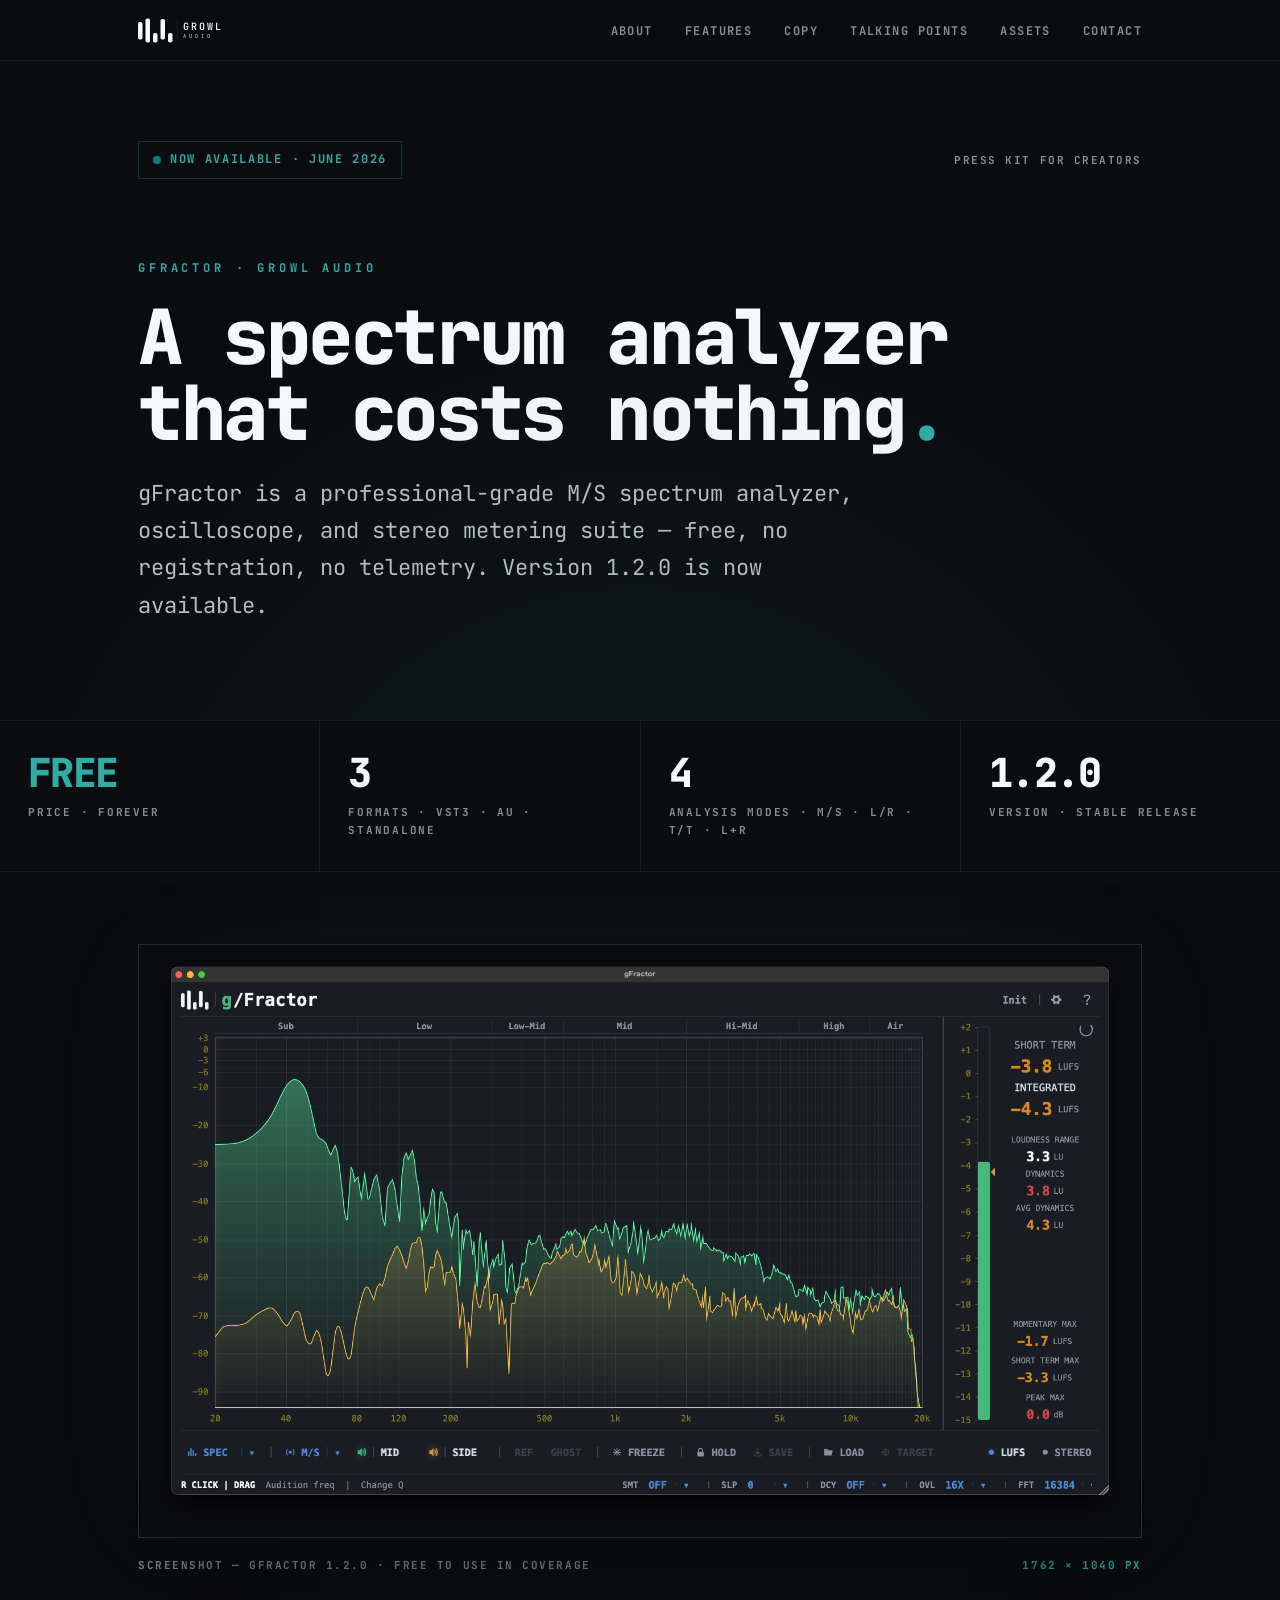
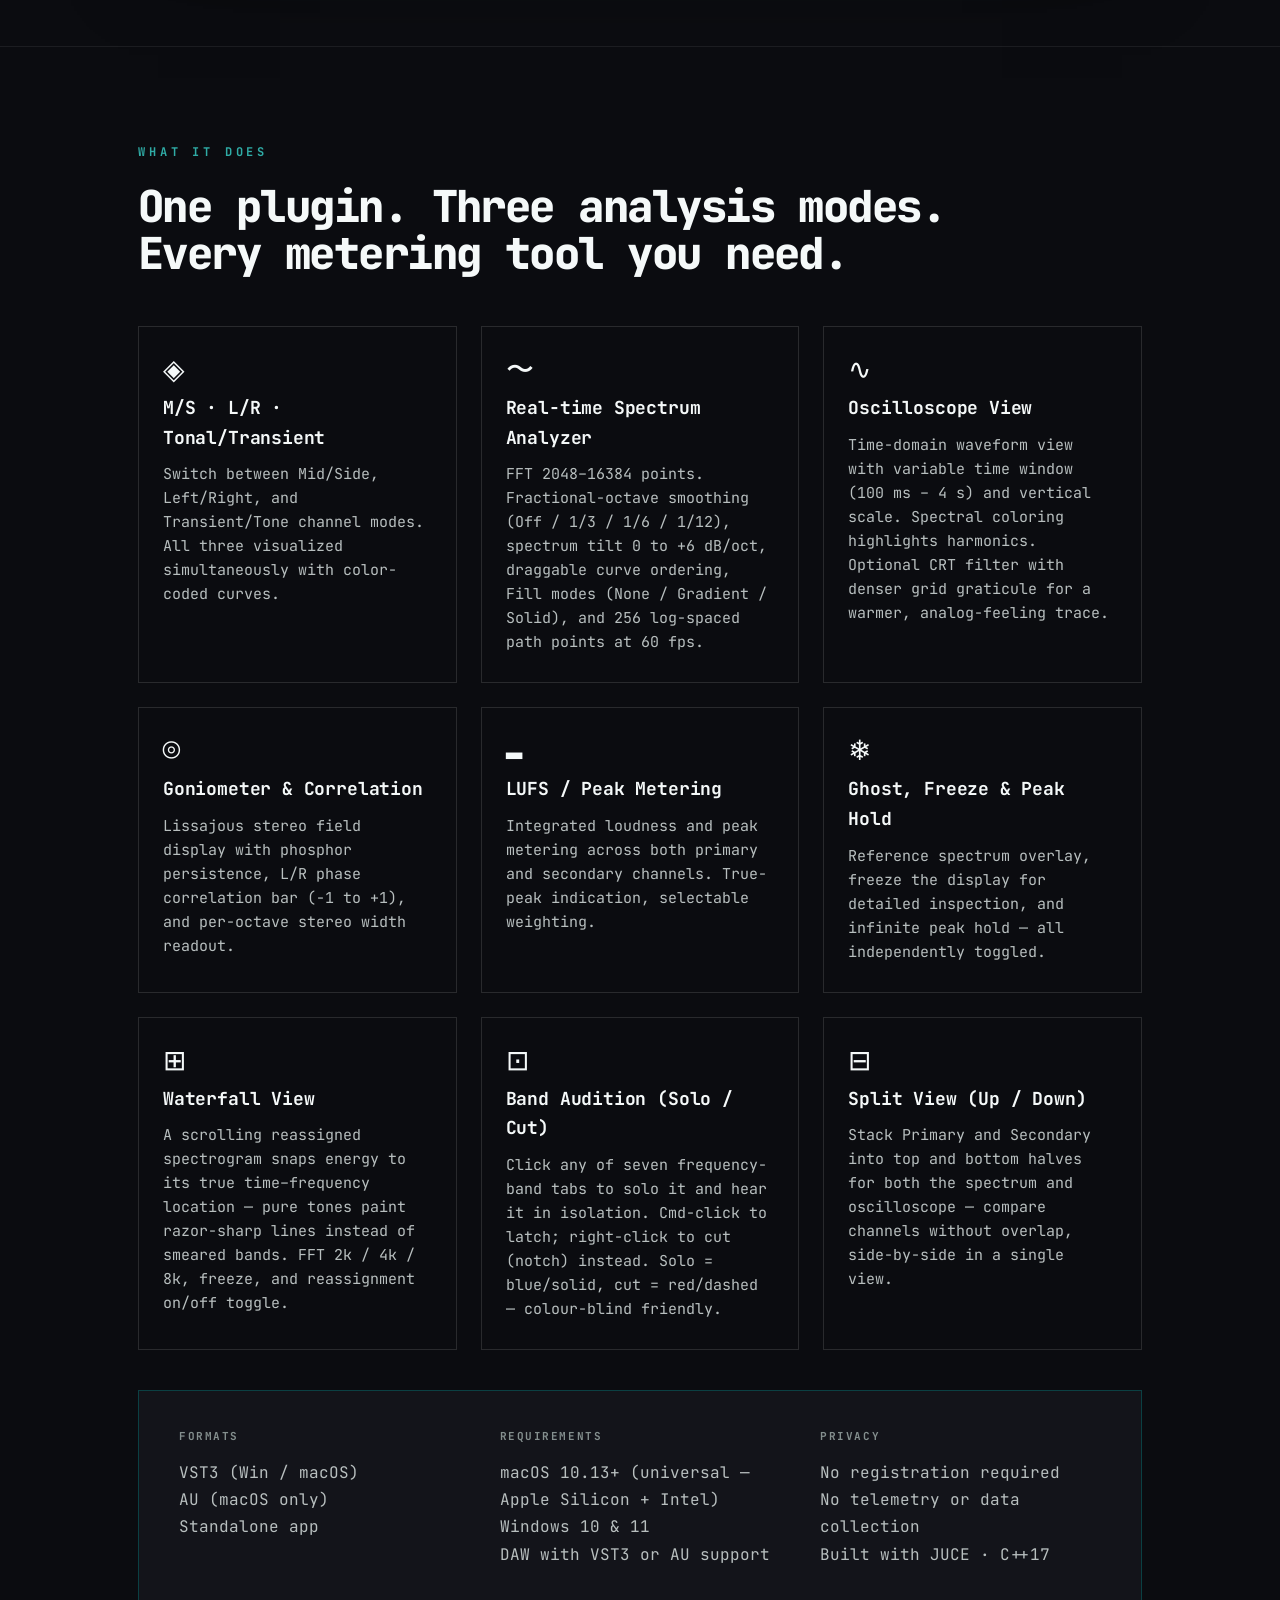
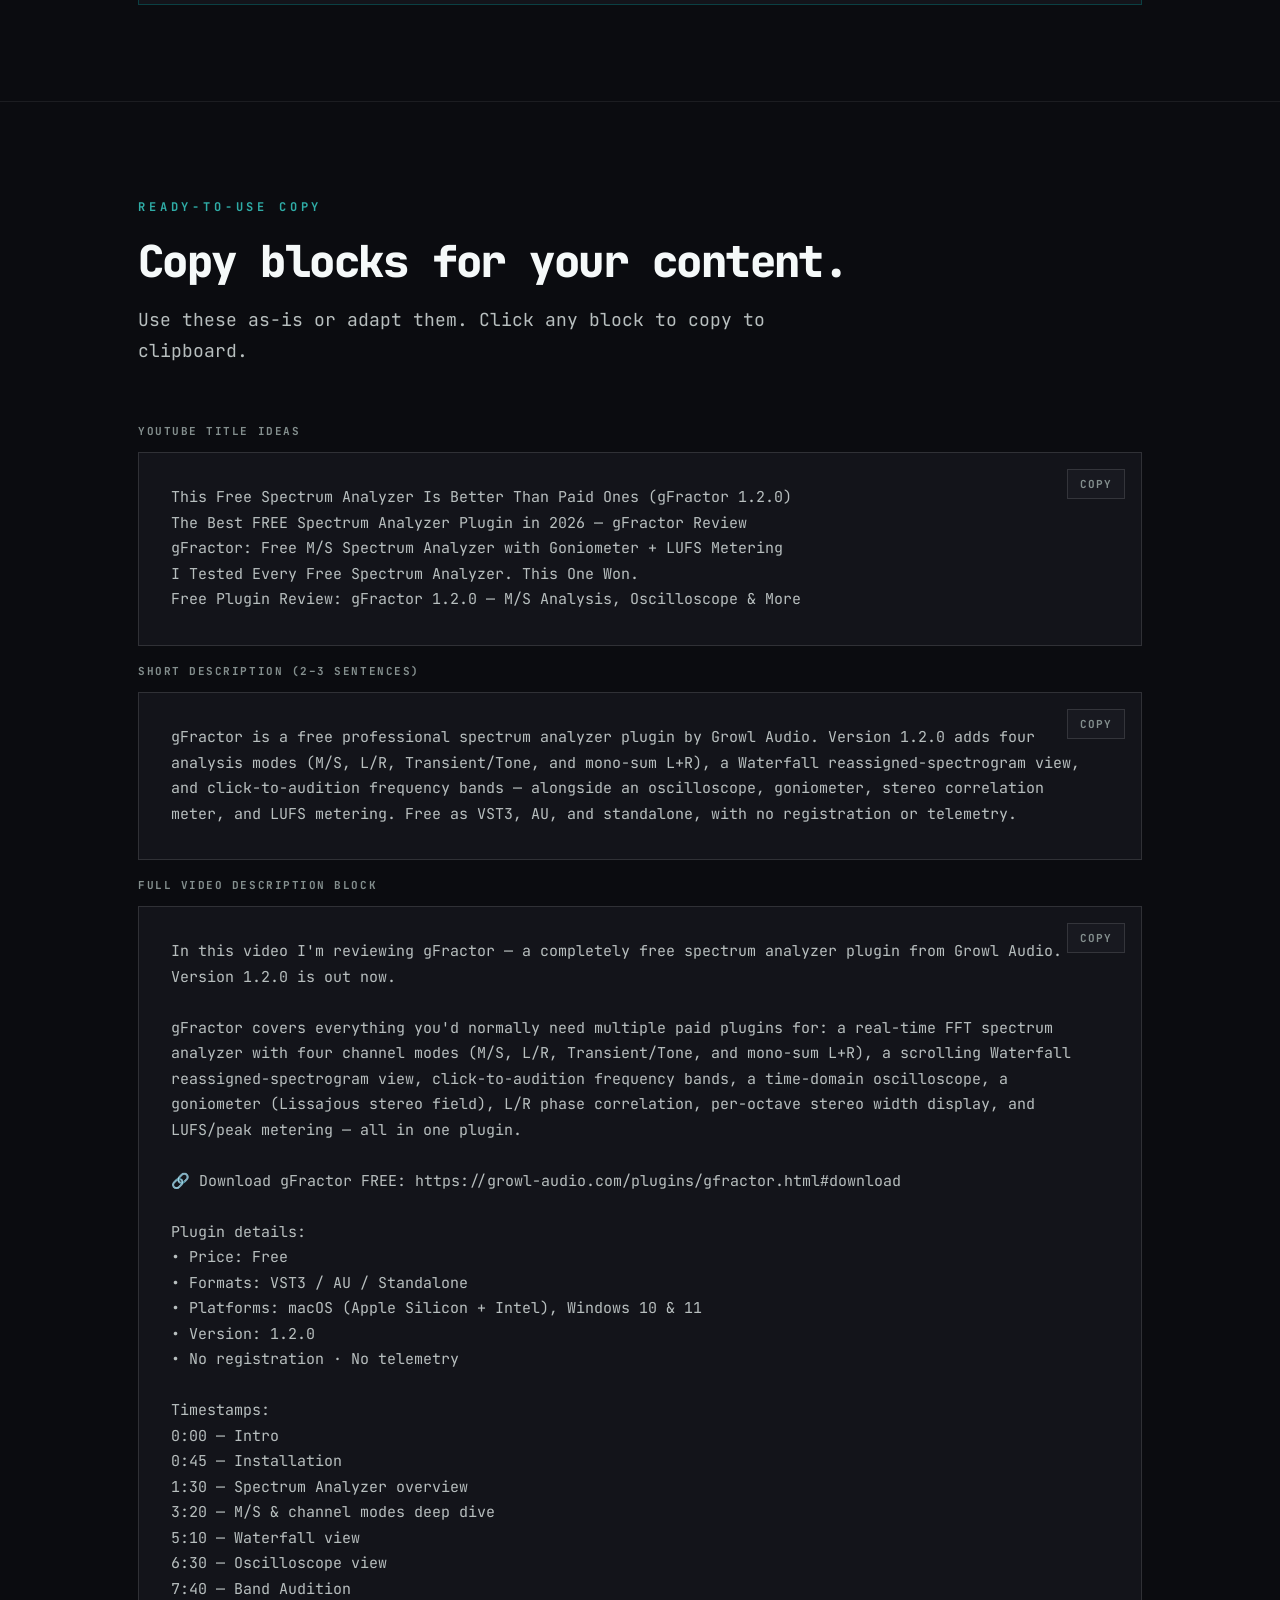
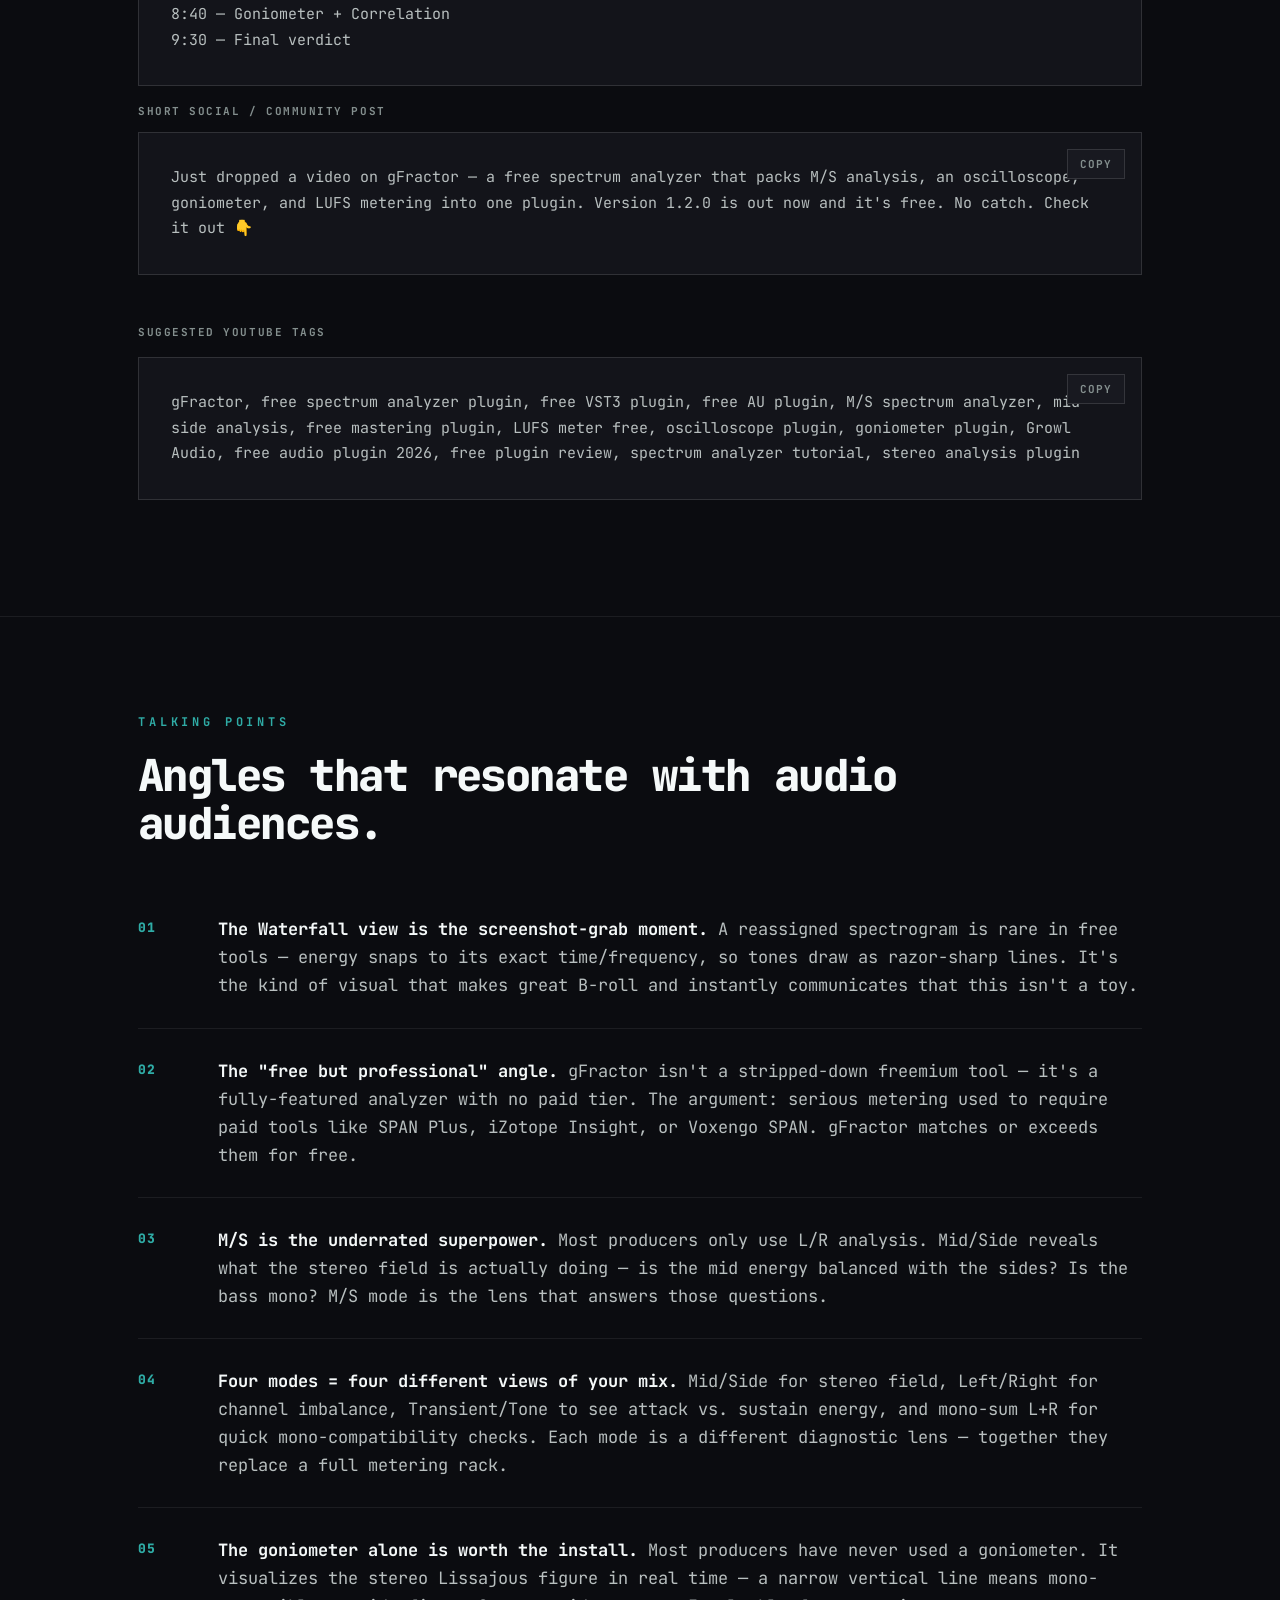
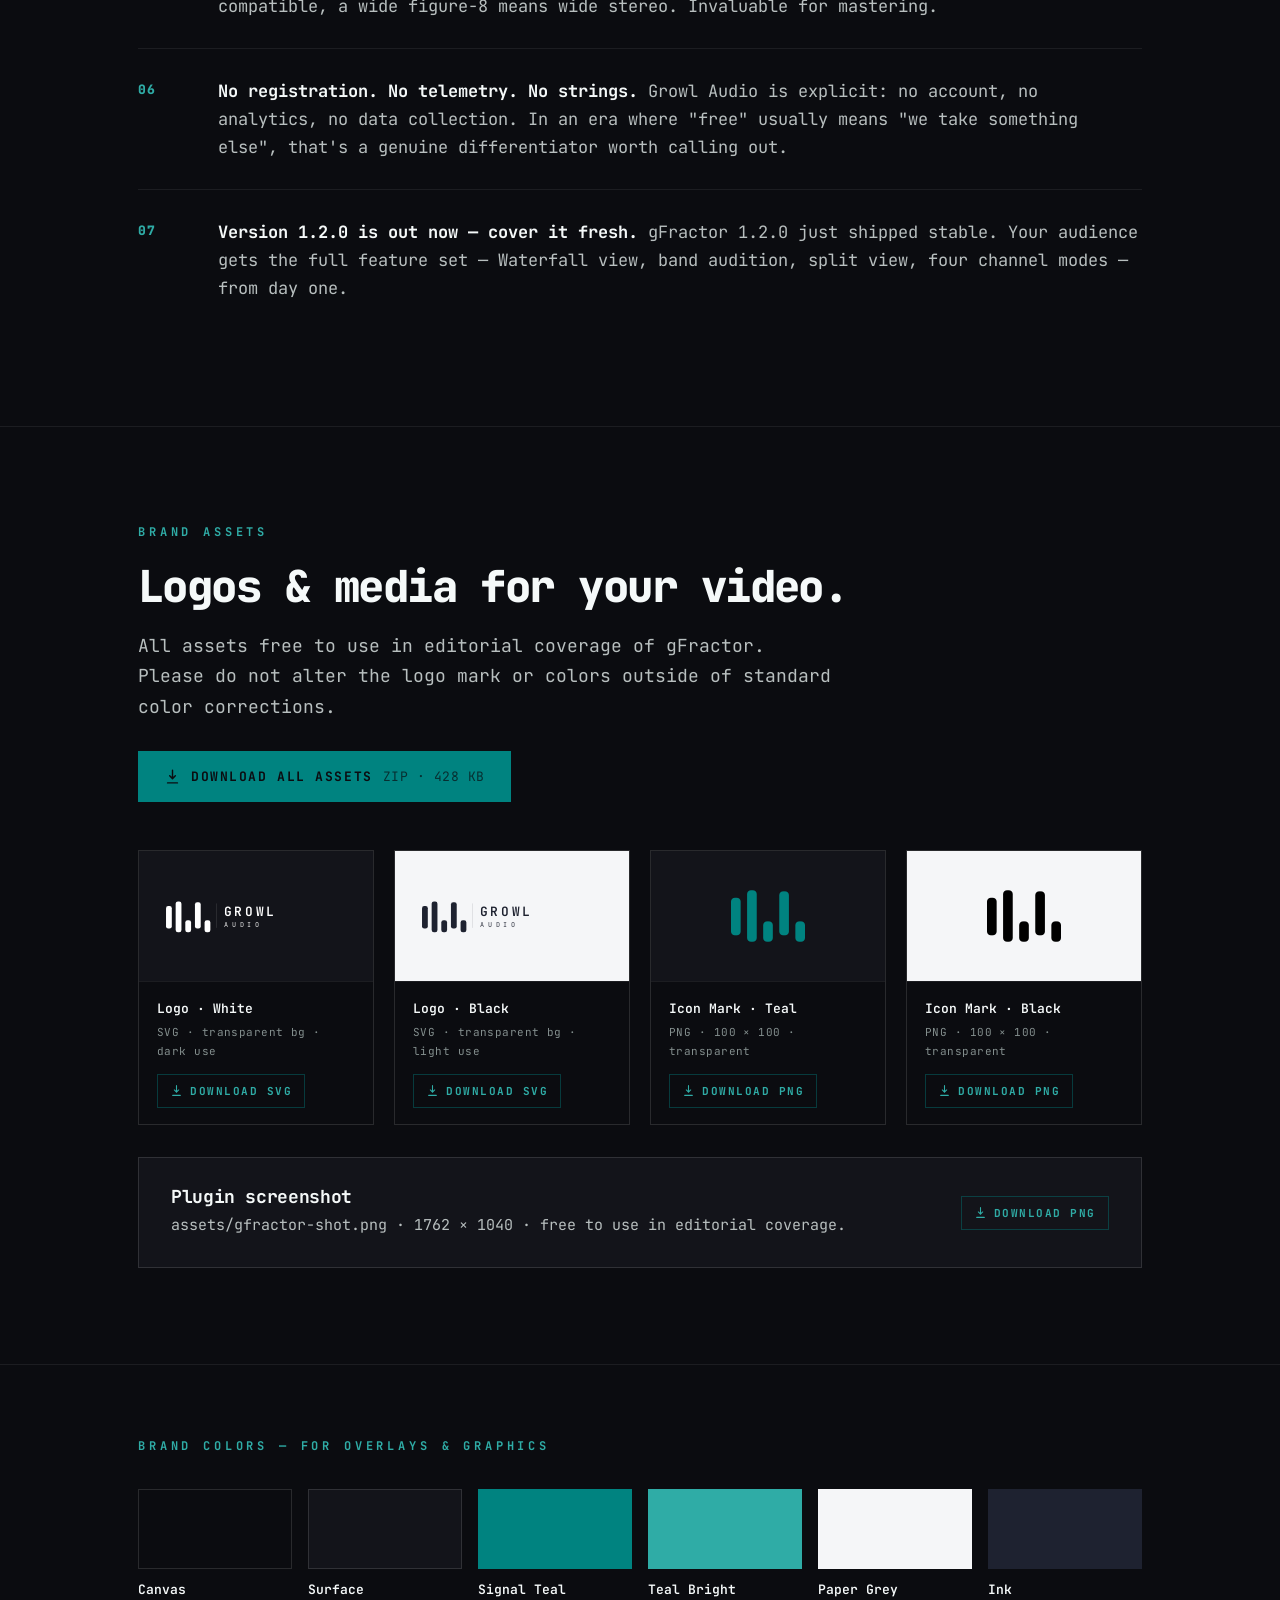
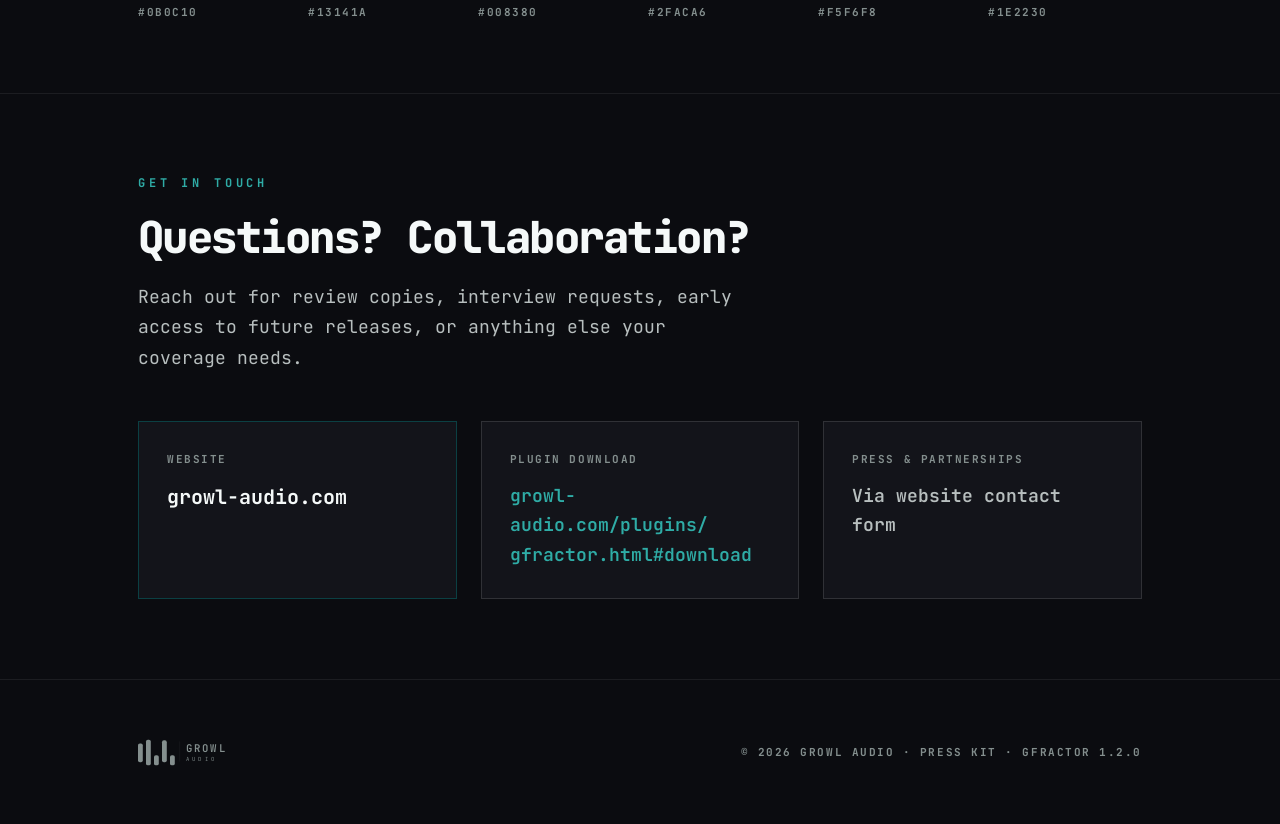
<file: index.html>
<!doctype html>
<html lang="en">
<head>
<meta charset="utf-8"/>
<title>Growl Audio · gFractor — Press Kit</title>
<meta name="description" content="Press kit for YouTube creators covering gFractor 1.2.0 — free M/S spectrum analyzer by Growl Audio.">
<link rel="preconnect" href="https://fonts.googleapis.com">
<link rel="preconnect" href="https://fonts.gstatic.com" crossorigin>
<link href="https://fonts.googleapis.com/css2?family=JetBrains+Mono:wght@300;400;500;600;700;800&display=swap" rel="stylesheet">
<style>
:root{
  --bg:#0b0c10; --bg-alt:#0f1015; --surface:#13141a; --surface-2:#181920;
  --accent:#008380; --accent-text:#2faca6;
  --text:oklch(98% 0.004 195); --text-2:oklch(80% 0.008 195); --text-3:oklch(64% 0.012 195);
  --border:rgba(255,255,255,0.07); --border-strong:rgba(255,255,255,0.12);
  --warn:#c0392b;
  --font:'JetBrains Mono','Fira Code',ui-monospace,'SF Mono',Menlo,Consolas,monospace;
}
*{box-sizing:border-box;}
html{scroll-behavior:smooth;}
body{margin:0;padding:0;background:var(--bg);color:var(--text);font-family:var(--font);-webkit-font-smoothing:antialiased;line-height:1.65;}

/* ── layout ──────────────────────────────────────────────── */
.container{max-width:1100px;margin:0 auto;padding:0 48px;}
section{padding:96px 0;}
section+section{border-top:1px solid var(--border);}

/* ── utility ─────────────────────────────────────────────── */
.kicker{font-size:12px;font-weight:700;letter-spacing:0.32em;text-transform:uppercase;color:var(--accent-text);margin:0 0 20px;}
.display{font-size:76px;font-weight:800;letter-spacing:-0.045em;line-height:1.0;margin:0 0 24px;color:var(--text);}
.headline{font-size:44px;font-weight:800;letter-spacing:-0.035em;line-height:1.08;margin:0 0 20px;color:var(--text);}
.title{font-size:28px;font-weight:700;letter-spacing:-0.02em;line-height:1.2;margin:0 0 12px;color:var(--text);}
.body{font-size:18px;font-weight:400;line-height:1.7;color:var(--text-2);margin:0;}
.label{font-size:11px;font-weight:700;letter-spacing:0.14em;text-transform:uppercase;color:var(--text-3);}
.teal{color:var(--accent-text);}
.muted{color:var(--text-3);}
hr.rule{border:0;border-top:1px solid var(--border);margin:0;}

.panel{background:var(--surface);border:1px solid var(--border-strong);}
.panel-teal{border-color:rgba(0,131,128,0.4);}

/* ── logo ─────────────────────────────────────────────────── */
.logo svg{display:block;}

/* ── hero ─────────────────────────────────────────────────── */
#hero{padding:80px 0 96px;position:relative;overflow:hidden;}
#hero::after{content:'';position:absolute;left:50%;bottom:-260px;transform:translateX(-50%);width:1400px;height:700px;background:radial-gradient(ellipse at 50% 100%,rgba(0,131,128,0.13) 0%,transparent 70%);pointer-events:none;}
.hero-top{display:flex;align-items:center;justify-content:space-between;margin-bottom:80px;}
.badge{display:inline-flex;align-items:center;gap:9px;font-size:12px;font-weight:700;letter-spacing:0.14em;text-transform:uppercase;color:var(--accent-text);border:1px solid rgba(0,131,128,0.4);padding:8px 14px;}
.badge .dot{width:8px;height:8px;background:var(--accent);border-radius:50%;animation:blink 1.6s steps(1) infinite;}
@keyframes blink{0%,60%{opacity:1}61%,100%{opacity:0.25}}

/* ── facts grid ──────────────────────────────────────────── */
.facts{display:grid;grid-template-columns:repeat(4,1fr);gap:1px;background:var(--border);}
.fact{background:var(--bg);padding:32px 28px;}
.fact .val{font-size:40px;font-weight:800;letter-spacing:-0.04em;color:var(--text);line-height:1;margin-bottom:10px;}
.fact .val.teal{color:var(--accent-text);}
.fact .key{font-size:11px;font-weight:700;letter-spacing:0.16em;text-transform:uppercase;color:var(--text-3);}

/* ── screenshot ──────────────────────────────────────────── */
.shot-wrap{border:1px solid var(--border-strong);overflow:hidden;position:relative;box-shadow:0 40px 80px -20px rgba(0,0,0,0.6),0 0 100px -30px rgba(0,131,128,0.2);}
.shot-wrap img{display:block;width:100%;height:auto;}

/* ── features ────────────────────────────────────────────── */
.features{display:grid;grid-template-columns:repeat(3,1fr);gap:24px;}
.feat{padding:28px 24px;border:1px solid var(--border-strong);display:flex;flex-direction:column;gap:10px;}
.feat .icon{font-size:28px;line-height:1;}
.feat h3{font-size:18px;font-weight:700;letter-spacing:-0.01em;margin:0;color:var(--text);}
.feat p{font-size:15px;line-height:1.6;color:var(--text-2);margin:0;}

/* ── copy blocks ─────────────────────────────────────────── */
.copy-block{position:relative;background:var(--surface);border:1px solid var(--border-strong);padding:32px 36px 32px 32px;}
.copy-block pre{font-family:var(--font);font-size:15px;line-height:1.7;color:var(--text-2);white-space:pre-wrap;word-break:break-word;margin:0;overflow:visible;}
.copy-block .copy-btn{position:absolute;top:16px;right:16px;background:var(--surface-2);border:1px solid var(--border-strong);color:var(--text-3);font-family:var(--font);font-size:11px;font-weight:700;letter-spacing:0.1em;text-transform:uppercase;padding:7px 12px;cursor:pointer;transition:color 0.15s,border-color 0.15s;}
.copy-block .copy-btn:hover{color:var(--accent-text);border-color:rgba(0,131,128,0.5);}
.copy-block .copy-btn.copied{color:var(--accent-text);border-color:var(--accent);}
.copy-rows{display:flex;flex-direction:column;gap:16px;}

/* ── talking points ──────────────────────────────────────── */
.talkpoints{display:flex;flex-direction:column;gap:0;}
.tp{display:grid;grid-template-columns:56px 1fr;gap:24px;align-items:start;padding:28px 0;border-bottom:1px solid var(--border);}
.tp:last-child{border-bottom:0;}
.tp .num{font-size:13px;font-weight:800;letter-spacing:0.08em;color:var(--accent-text);padding-top:2px;}
.tp .text{font-size:17px;line-height:1.65;color:var(--text-2);}
.tp .text strong{color:var(--text);font-weight:700;}

/* ── assets ──────────────────────────────────────────────── */
.asset-grid{display:grid;grid-template-columns:repeat(4,1fr);gap:20px;}
.asset-card{border:1px solid var(--border-strong);display:flex;flex-direction:column;}
.asset-card .preview{height:130px;display:flex;align-items:center;justify-content:center;background:var(--surface);}
.asset-card .preview.on-light{background:#f5f6f8;}
.asset-card .meta{padding:16px 18px;border-top:1px solid var(--border);display:flex;flex-direction:column;gap:4px;}
.asset-card .meta .name{font-size:13px;font-weight:600;color:var(--text);}
.asset-card .meta .spec{font-size:11px;color:var(--text-3);letter-spacing:0.04em;}
.dl{display:inline-flex;align-items:center;gap:7px;margin-top:10px;font-size:11px;font-weight:700;letter-spacing:0.14em;text-transform:uppercase;color:var(--accent-text);text-decoration:none;border:1px solid rgba(0,131,128,0.4);padding:7px 12px;align-self:flex-start;transition:background 0.15s,border-color 0.15s;}
.dl:hover{background:rgba(0,131,128,0.12);border-color:var(--accent);}
.dl svg{width:13px;height:13px;fill:none;stroke:currentColor;stroke-width:2;stroke-linecap:round;stroke-linejoin:round;}
.dl-all{display:inline-flex;align-items:center;gap:10px;font-size:13px;font-weight:700;letter-spacing:0.12em;text-transform:uppercase;color:var(--bg);text-decoration:none;background:var(--accent);padding:15px 26px;margin-bottom:48px;transition:background 0.15s;}
.dl-all:hover{background:var(--accent-text);}
.dl-all svg{width:17px;height:17px;fill:none;stroke:currentColor;stroke-width:2;stroke-linecap:round;stroke-linejoin:round;}
.dl-all .sz{font-weight:400;letter-spacing:0.04em;text-transform:none;opacity:0.7;}

/* ── tags ──────────────────────────────────────────────── */
.tag-grid{display:flex;flex-wrap:wrap;gap:10px;}
.tag{font-size:13px;font-weight:700;letter-spacing:0.04em;padding:8px 14px;background:var(--surface);border:1px solid var(--border-strong);color:var(--text-2);}

/* ── nav ──────────────────────────────────────────────────── */
.site-nav{position:sticky;top:0;z-index:100;background:rgba(11,12,16,0.9);backdrop-filter:blur(16px);-webkit-backdrop-filter:blur(16px);border-bottom:1px solid var(--border);}
.site-nav .inner{display:flex;align-items:center;justify-content:space-between;height:60px;padding:0 48px;max-width:1100px;margin:0 auto;}
.nav-links{display:flex;gap:32px;list-style:none;margin:0;padding:0;}
.nav-links a{font-size:12px;font-weight:700;letter-spacing:0.12em;text-transform:uppercase;color:var(--text-3);text-decoration:none;transition:color 0.15s;}
.nav-links a:hover{color:var(--accent-text);}

/* ── footer ──────────────────────────────────────────────── */
footer{border-top:1px solid var(--border);padding:56px 0;}
footer .inner{display:flex;align-items:center;justify-content:space-between;}
</style>
</head>
<body>

<!-- sticky nav -->
<nav class="site-nav">
  <div class="inner">
    <svg viewBox="0 0 280 60" height="30" fill="currentColor" aria-label="Growl Audio">
      <rect x="0" y="14" width="9" height="35" rx="3.5"/><rect x="15" y="7" width="9" height="48" rx="3.5"/>
      <rect x="30" y="36" width="9" height="19" rx="3.5"/><rect x="45" y="8" width="9" height="41" rx="3.5"/>
      <rect x="60" y="36" width="9" height="19" rx="3.5"/>
      <rect x="78" y="10" width="1" height="38" opacity="0.15"/>
      <text x="90" y="30" font-family="'JetBrains Mono',monospace" font-weight="600" font-size="20" letter-spacing="4">GROWL</text>
      <text x="90" y="46" font-family="'JetBrains Mono',monospace" font-weight="300" font-size="10.5" letter-spacing="6">AUDIO</text>
    </svg>
    <ul class="nav-links">
      <li><a href="#about">About</a></li>
      <li><a href="#features">Features</a></li>
      <li><a href="#copy">Copy</a></li>
      <li><a href="#talking-points">Talking Points</a></li>
      <li><a href="#assets">Assets</a></li>
      <li><a href="#contact">Contact</a></li>
    </ul>
  </div>
</nav>

<!-- ══ HERO ══════════════════════════════════════════════════ -->
<section id="hero">
  <div class="container">
    <div class="hero-top">
      <div class="badge"><span class="dot"></span>Now Available · June 2026</div>
      <div class="label" style="color:var(--text-3);">Press Kit for Creators</div>
    </div>
    <div class="kicker">gFractor · Growl Audio</div>
    <h1 class="display">A spectrum analyzer<br>that costs nothing<span style="color:var(--accent-text);">.</span></h1>
    <p class="body" style="max-width:760px;font-size:22px;">gFractor is a professional-grade M/S spectrum analyzer, oscilloscope, and stereo metering suite — free, no registration, no telemetry. Version 1.2.0 is now available.</p>
  </div>
</section>

<!-- ══ KEY FACTS ══════════════════════════════════════════════ -->
<section id="about" style="padding:0;">
  <div class="facts">
    <div class="fact"><div class="val teal">FREE</div><div class="key">Price · forever</div></div>
    <div class="fact"><div class="val">3</div><div class="key">Formats · VST3 · AU · Standalone</div></div>
    <div class="fact"><div class="val">4</div><div class="key">Analysis modes · M/S · L/R · T/T · L+R</div></div>
    <div class="fact"><div class="val">1.2.0</div><div class="key">Version · stable release</div></div>
  </div>
</section>

<!-- ══ PLUGIN SCREENSHOT ══════════════════════════════════════ -->
<section style="padding:72px 0;">
  <div class="container">
    <div class="shot-wrap">
      <img src="assets/gfractor-shot.png" alt="gFractor 1.2.0 — spectrum analyzer with LUFS metering panel open" loading="lazy"/>
    </div>
    <div style="display:flex;justify-content:space-between;align-items:center;margin-top:18px;">
      <div class="label">Screenshot — gFractor 1.2.0 · free to use in coverage</div>
      <div class="label teal">1762 × 1040 px</div>
    </div>
  </div>
</section>

<!-- ══ FEATURES ═══════════════════════════════════════════════ -->
<section id="features">
  <div class="container">
    <div class="kicker">What it does</div>
    <h2 class="headline">One plugin. Three analysis modes.<br>Every metering tool you need.</h2>
    <div class="features" style="margin-top:48px;">
      <div class="feat">
        <div class="icon">◈</div>
        <h3>M/S · L/R · Tonal/Transient</h3>
        <p>Switch between Mid/Side, Left/Right, and Transient/Tone channel modes. All three visualized simultaneously with color-coded curves.</p>
      </div>
      <div class="feat">
        <div class="icon">〜</div>
        <h3>Real-time Spectrum Analyzer</h3>
        <p>FFT 2048–16384 points. Fractional-octave smoothing (Off / 1/3 / 1/6 / 1/12), spectrum tilt 0 to +6 dB/oct, draggable curve ordering, Fill modes (None / Gradient / Solid), and 256 log-spaced path points at 60 fps.</p>
      </div>
      <div class="feat">
        <div class="icon">∿</div>
        <h3>Oscilloscope View</h3>
        <p>Time-domain waveform view with variable time window (100 ms – 4 s) and vertical scale. Spectral coloring highlights harmonics. Optional CRT filter with denser grid graticule for a warmer, analog-feeling trace.</p>
      </div>
      <div class="feat">
        <div class="icon">◎</div>
        <h3>Goniometer &amp; Correlation</h3>
        <p>Lissajous stereo field display with phosphor persistence, L/R phase correlation bar (−1 to +1), and per-octave stereo width readout.</p>
      </div>
      <div class="feat">
        <div class="icon">▬</div>
        <h3>LUFS / Peak Metering</h3>
        <p>Integrated loudness and peak metering across both primary and secondary channels. True-peak indication, selectable weighting.</p>
      </div>
      <div class="feat">
        <div class="icon">❄</div>
        <h3>Ghost, Freeze &amp; Peak Hold</h3>
        <p>Reference spectrum overlay, freeze the display for detailed inspection, and infinite peak hold — all independently toggled.</p>
      </div>
      <div class="feat">
        <div class="icon">⊞</div>
        <h3>Waterfall View</h3>
        <p>A scrolling reassigned spectrogram snaps energy to its true time–frequency location — pure tones paint razor-sharp lines instead of smeared bands. FFT 2k / 4k / 8k, freeze, and reassignment on/off toggle.</p>
      </div>
      <div class="feat">
        <div class="icon">⊡</div>
        <h3>Band Audition (Solo / Cut)</h3>
        <p>Click any of seven frequency-band tabs to solo it and hear it in isolation. Cmd-click to latch; right-click to cut (notch) instead. Solo = blue/solid, cut = red/dashed — colour-blind friendly.</p>
      </div>
      <div class="feat">
        <div class="icon">⊟</div>
        <h3>Split View (Up / Down)</h3>
        <p>Stack Primary and Secondary into top and bottom halves for both the spectrum and oscilloscope — compare channels without overlap, side-by-side in a single view.</p>
      </div>
    </div>

    <div class="panel panel-teal" style="margin-top:40px;padding:36px 40px;display:grid;grid-template-columns:1fr 1fr 1fr;gap:40px;">
      <div>
        <div class="label" style="margin-bottom:14px;">Formats</div>
        <div class="body" style="font-size:16px;">VST3 (Win / macOS)<br>AU (macOS only)<br>Standalone app</div>
      </div>
      <div>
        <div class="label" style="margin-bottom:14px;">Requirements</div>
        <div class="body" style="font-size:16px;">macOS 10.13+ (universal — Apple Silicon + Intel)<br>Windows 10 &amp; 11<br>DAW with VST3 or AU support</div>
      </div>
      <div>
        <div class="label" style="margin-bottom:14px;">Privacy</div>
        <div class="body" style="font-size:16px;">No registration required<br>No telemetry or data collection<br>Built with JUCE · C++17</div>
      </div>
    </div>
  </div>
</section>

<!-- ══ SUGGESTED COPY ═════════════════════════════════════════ -->
<section id="copy">
  <div class="container">
    <div class="kicker">Ready-to-use copy</div>
    <h2 class="headline">Copy blocks for your content.</h2>
    <p class="body" style="margin-bottom:56px;max-width:700px;">Use these as-is or adapt them. Click any block to copy to clipboard.</p>

    <div class="copy-rows">

      <div>
        <div class="label" style="margin-bottom:12px;">YouTube title ideas</div>
        <div class="copy-block" data-copy>
          <button class="copy-btn" onclick="copyBlock(this)">Copy</button>
          <pre>This Free Spectrum Analyzer Is Better Than Paid Ones (gFractor 1.2.0)
The Best FREE Spectrum Analyzer Plugin in 2026 — gFractor Review
gFractor: Free M/S Spectrum Analyzer with Goniometer + LUFS Metering
I Tested Every Free Spectrum Analyzer. This One Won.
Free Plugin Review: gFractor 1.2.0 — M/S Analysis, Oscilloscope &amp; More</pre>
        </div>
      </div>

      <div>
        <div class="label" style="margin-bottom:12px;">Short description (2–3 sentences)</div>
        <div class="copy-block" data-copy>
          <button class="copy-btn" onclick="copyBlock(this)">Copy</button>
          <pre>gFractor is a free professional spectrum analyzer plugin by Growl Audio. Version 1.2.0 adds four analysis modes (M/S, L/R, Transient/Tone, and mono-sum L+R), a Waterfall reassigned-spectrogram view, and click-to-audition frequency bands — alongside an oscilloscope, goniometer, stereo correlation meter, and LUFS metering. Free as VST3, AU, and standalone, with no registration or telemetry.</pre>
        </div>
      </div>

      <div>
        <div class="label" style="margin-bottom:12px;">Full video description block</div>
        <div class="copy-block" data-copy>
          <button class="copy-btn" onclick="copyBlock(this)">Copy</button>
          <pre>In this video I'm reviewing gFractor — a completely free spectrum analyzer plugin from Growl Audio. Version 1.2.0 is out now.

gFractor covers everything you'd normally need multiple paid plugins for: a real-time FFT spectrum analyzer with four channel modes (M/S, L/R, Transient/Tone, and mono-sum L+R), a scrolling Waterfall reassigned-spectrogram view, click-to-audition frequency bands, a time-domain oscilloscope, a goniometer (Lissajous stereo field), L/R phase correlation, per-octave stereo width display, and LUFS/peak metering — all in one plugin.

🔗 Download gFractor FREE: https://growl-audio.com/plugins/gfractor.html#download

Plugin details:
• Price: Free
• Formats: VST3 / AU / Standalone
• Platforms: macOS (Apple Silicon + Intel), Windows 10 &amp; 11
• Version: 1.2.0
• No registration · No telemetry

Timestamps:
0:00 — Intro
0:45 — Installation
1:30 — Spectrum Analyzer overview
3:20 — M/S &amp; channel modes deep dive
5:10 — Waterfall view
6:30 — Oscilloscope view
7:40 — Band Audition
8:40 — Goniometer + Correlation
9:30 — Final verdict</pre>
        </div>
      </div>

      <div>
        <div class="label" style="margin-bottom:12px;">Short social / community post</div>
        <div class="copy-block" data-copy>
          <button class="copy-btn" onclick="copyBlock(this)">Copy</button>
          <pre>Just dropped a video on gFractor — a free spectrum analyzer that packs M/S analysis, an oscilloscope, goniometer, and LUFS metering into one plugin. Version 1.2.0 is out now and it's free. No catch. Check it out 👇</pre>
        </div>
      </div>

    </div>

    <!-- Tags -->
    <div style="margin-top:48px;">
      <div class="label" style="margin-bottom:16px;">Suggested YouTube tags</div>
      <div class="copy-block" data-copy style="margin-bottom:20px;">
        <button class="copy-btn" onclick="copyBlock(this)">Copy</button>
        <pre>gFractor, free spectrum analyzer plugin, free VST3 plugin, free AU plugin, M/S spectrum analyzer, mid side analysis, free mastering plugin, LUFS meter free, oscilloscope plugin, goniometer plugin, Growl Audio, free audio plugin 2026, free plugin review, spectrum analyzer tutorial, stereo analysis plugin</pre>
      </div>
    </div>

  </div>
</section>

<!-- ══ TALKING POINTS ═════════════════════════════════════════ -->
<section id="talking-points">
  <div class="container">
    <div class="kicker">Talking points</div>
    <h2 class="headline">Angles that resonate with audio audiences.</h2>
    <div class="talkpoints" style="margin-top:40px;">
      <div class="tp">
        <div class="num">01</div>
        <div class="text"><strong>The Waterfall view is the screenshot-grab moment.</strong> A reassigned spectrogram is rare in free tools — energy snaps to its exact time/frequency, so tones draw as razor-sharp lines. It's the kind of visual that makes great B-roll and instantly communicates that this isn't a toy.</div>
      </div>
      <div class="tp">
        <div class="num">02</div>
        <div class="text"><strong>The "free but professional" angle.</strong> gFractor isn't a stripped-down freemium tool — it's a fully-featured analyzer with no paid tier. The argument: serious metering used to require paid tools like SPAN Plus, iZotope Insight, or Voxengo SPAN. gFractor matches or exceeds them for free.</div>
      </div>
      <div class="tp">
        <div class="num">03</div>
        <div class="text"><strong>M/S is the underrated superpower.</strong> Most producers only use L/R analysis. Mid/Side reveals what the stereo field is actually doing — is the mid energy balanced with the sides? Is the bass mono? M/S mode is the lens that answers those questions.</div>
      </div>
      <div class="tp">
        <div class="num">04</div>
        <div class="text"><strong>Four modes = four different views of your mix.</strong> Mid/Side for stereo field, Left/Right for channel imbalance, Transient/Tone to see attack vs. sustain energy, and mono-sum L+R for quick mono-compatibility checks. Each mode is a different diagnostic lens — together they replace a full metering rack.</div>
      </div>
      <div class="tp">
        <div class="num">05</div>
        <div class="text"><strong>The goniometer alone is worth the install.</strong> Most producers have never used a goniometer. It visualizes the stereo Lissajous figure in real time — a narrow vertical line means mono-compatible, a wide figure-8 means wide stereo. Invaluable for mastering.</div>
      </div>
      <div class="tp">
        <div class="num">06</div>
        <div class="text"><strong>No registration. No telemetry. No strings.</strong> Growl Audio is explicit: no account, no analytics, no data collection. In an era where "free" usually means "we take something else", that's a genuine differentiator worth calling out.</div>
      </div>
      <div class="tp">
        <div class="num">07</div>
        <div class="text"><strong>Version 1.2.0 is out now — cover it fresh.</strong> gFractor 1.2.0 just shipped stable. Your audience gets the full feature set — Waterfall view, band audition, split view, four channel modes — from day one.</div>
      </div>
    </div>
  </div>
</section>

<!-- ══ BRAND ASSETS ════════════════════════════════════════════ -->
<section id="assets">
  <div class="container">
    <div class="kicker">Brand assets</div>
    <h2 class="headline">Logos &amp; media for your video.</h2>
    <p class="body" style="margin-bottom:28px;max-width:700px;">All assets free to use in editorial coverage of gFractor. Please do not alter the logo mark or colors outside of standard color corrections.</p>

    <a class="dl-all" href="gfractor-press-kit.zip" download="gfractor-press-kit.zip"><svg viewBox="0 0 24 24"><path d="M12 3v12m0 0l-4-4m4 4l4-4M5 21h14"/></svg>Download all assets <span class="sz">ZIP · 428 KB</span></a>

    <div class="asset-grid">
      <div class="asset-card">
        <div class="preview">
          <svg viewBox="0 0 280 60" width="180" fill="white" aria-label="Growl Audio logo white">
            <rect x="0" y="14" width="9" height="35" rx="3.5"/><rect x="15" y="7" width="9" height="48" rx="3.5"/>
            <rect x="30" y="36" width="9" height="19" rx="3.5"/><rect x="45" y="8" width="9" height="41" rx="3.5"/>
            <rect x="60" y="36" width="9" height="19" rx="3.5"/><rect x="78" y="10" width="1" height="38" opacity="0.15"/>
            <text x="90" y="30" font-family="'JetBrains Mono',monospace" font-weight="600" font-size="20" letter-spacing="4">GROWL</text>
            <text x="90" y="46" font-family="'JetBrains Mono',monospace" font-weight="300" font-size="10.5" letter-spacing="6">AUDIO</text>
          </svg>
        </div>
        <div class="meta"><div class="name">Logo · White</div><div class="spec">SVG · transparent bg · dark use</div>
          <a class="dl" href="assets/logo-white.svg" download="growl-audio-logo-white.svg"><svg viewBox="0 0 24 24"><path d="M12 3v12m0 0l-4-4m4 4l4-4M5 21h14"/></svg>Download SVG</a></div>
      </div>
      <div class="asset-card">
        <div class="preview on-light">
          <svg viewBox="0 0 280 60" width="180" fill="#1e2230" aria-label="Growl Audio logo dark">
            <rect x="0" y="14" width="9" height="35" rx="3.5"/><rect x="15" y="7" width="9" height="48" rx="3.5"/>
            <rect x="30" y="36" width="9" height="19" rx="3.5"/><rect x="45" y="8" width="9" height="41" rx="3.5"/>
            <rect x="60" y="36" width="9" height="19" rx="3.5"/><rect x="78" y="10" width="1" height="38" opacity="0.15"/>
            <text x="90" y="30" font-family="'JetBrains Mono',monospace" font-weight="600" font-size="20" letter-spacing="4">GROWL</text>
            <text x="90" y="46" font-family="'JetBrains Mono',monospace" font-weight="300" font-size="10.5" letter-spacing="6">AUDIO</text>
          </svg>
        </div>
        <div class="meta"><div class="name">Logo · Black</div><div class="spec">SVG · transparent bg · light use</div>
          <a class="dl" href="assets/logo-black.svg" download="growl-audio-logo-black.svg"><svg viewBox="0 0 24 24"><path d="M12 3v12m0 0l-4-4m4 4l4-4M5 21h14"/></svg>Download SVG</a></div>
      </div>
      <div class="asset-card">
        <div class="preview">
          <img src="assets/logo-green-100.png" width="100" height="100" alt="Growl Audio bar mark green 100px" style="display:block;image-rendering:pixelated;"/>
        </div>
        <div class="meta"><div class="name">Icon Mark · Teal</div><div class="spec">PNG · 100 × 100 · transparent</div>
          <a class="dl" href="assets/logo-green-100.png" download="growl-audio-mark-teal.png"><svg viewBox="0 0 24 24"><path d="M12 3v12m0 0l-4-4m4 4l4-4M5 21h14"/></svg>Download PNG</a></div>
      </div>
      <div class="asset-card">
        <div class="preview on-light">
          <img src="assets/logo-black-100.png" width="100" height="100" alt="Growl Audio bar mark black 100px" style="display:block;image-rendering:pixelated;"/>
        </div>
        <div class="meta"><div class="name">Icon Mark · Black</div><div class="spec">PNG · 100 × 100 · transparent</div>
          <a class="dl" href="assets/logo-black-100.png" download="growl-audio-mark-black.png"><svg viewBox="0 0 24 24"><path d="M12 3v12m0 0l-4-4m4 4l4-4M5 21h14"/></svg>Download PNG</a></div>
      </div>
    </div>

    <div class="panel" style="margin-top:32px;padding:28px 32px;display:flex;align-items:center;justify-content:space-between;gap:24px;">
      <div>
        <div class="title" style="font-size:18px;margin-bottom:6px;">Plugin screenshot</div>
        <div class="body" style="font-size:15px;">assets/gfractor-shot.png · 1762 × 1040 · free to use in editorial coverage.</div>
      </div>
      <a class="dl" href="assets/gfractor-shot.png" download="gfractor-1.2.0-screenshot.png"><svg viewBox="0 0 24 24"><path d="M12 3v12m0 0l-4-4m4 4l4-4M5 21h14"/></svg>Download PNG</a>
    </div>

  </div>
</section>

<!-- ══ BRAND COLORS ═══════════════════════════════════════════ -->
<section style="padding:72px 0;">
  <div class="container">
    <div class="kicker" style="margin-bottom:32px;">Brand colors — for overlays &amp; graphics</div>
    <div style="display:grid;grid-template-columns:repeat(6,1fr);gap:16px;">
      <div>
        <div style="height:80px;background:#0b0c10;border:1px solid var(--border-strong);"></div>
        <div style="margin-top:10px;"><div style="font-size:13px;font-weight:600;color:var(--text);">Canvas</div><div class="label" style="color:var(--text-3);margin-top:3px;">#0b0c10</div></div>
      </div>
      <div>
        <div style="height:80px;background:#13141a;border:1px solid var(--border-strong);"></div>
        <div style="margin-top:10px;"><div style="font-size:13px;font-weight:600;color:var(--text);">Surface</div><div class="label" style="color:var(--text-3);margin-top:3px;">#13141a</div></div>
      </div>
      <div>
        <div style="height:80px;background:#008380;"></div>
        <div style="margin-top:10px;"><div style="font-size:13px;font-weight:600;color:var(--text);">Signal Teal</div><div class="label" style="color:var(--text-3);margin-top:3px;">#008380</div></div>
      </div>
      <div>
        <div style="height:80px;background:#2faca6;"></div>
        <div style="margin-top:10px;"><div style="font-size:13px;font-weight:600;color:var(--text);">Teal Bright</div><div class="label" style="color:var(--text-3);margin-top:3px;">#2faca6</div></div>
      </div>
      <div>
        <div style="height:80px;background:#f5f6f8;border:1px solid var(--border-strong);"></div>
        <div style="margin-top:10px;"><div style="font-size:13px;font-weight:600;color:var(--text);">Paper Grey</div><div class="label" style="color:var(--text-3);margin-top:3px;">#f5f6f8</div></div>
      </div>
      <div>
        <div style="height:80px;background:#1e2230;"></div>
        <div style="margin-top:10px;"><div style="font-size:13px;font-weight:600;color:var(--text);">Ink</div><div class="label" style="color:var(--text-3);margin-top:3px;">#1e2230</div></div>
      </div>
    </div>
  </div>
</section>

<!-- ══ CONTACT ════════════════════════════════════════════════ -->
<section id="contact" style="padding:80px 0;">
  <div class="container">
    <div class="kicker">Get in touch</div>
    <h2 class="headline" style="margin-bottom:20px;">Questions? Collaboration?</h2>
    <p class="body" style="max-width:620px;margin-bottom:48px;">Reach out for review copies, interview requests, early access to future releases, or anything else your coverage needs.</p>
    <div style="display:grid;grid-template-columns:repeat(3,1fr);gap:24px;">
      <div class="panel panel-teal" style="padding:28px 28px;">
        <div class="label" style="margin-bottom:12px;">Website</div>
        <div style="font-size:20px;font-weight:700;color:var(--text);">growl-audio.com</div>
      </div>
      <div class="panel" style="padding:28px 28px;">
        <div class="label" style="margin-bottom:12px;">Plugin download</div>
        <div style="font-size:18px;font-weight:600;color:var(--text-2);"><a href="https://growl-audio.com/plugins/gfractor.html#download" style="color:var(--accent-text);text-decoration:none;">growl-audio.com/plugins/<wbr>gfractor.html#download</a></div>
      </div>
      <div class="panel" style="padding:28px 28px;">
        <div class="label" style="margin-bottom:12px;">Press &amp; Partnerships</div>
        <div style="font-size:18px;font-weight:600;color:var(--text-2);">Via website contact form</div>
      </div>
    </div>
  </div>
</section>

<!-- ══ FOOTER ═════════════════════════════════════════════════ -->
<footer>
  <div class="container">
    <div class="inner">
      <svg viewBox="0 0 280 60" height="32" fill="currentColor" style="color:var(--text-3);" aria-label="Growl Audio">
        <rect x="0" y="14" width="9" height="35" rx="3.5"/><rect x="15" y="7" width="9" height="48" rx="3.5"/>
        <rect x="30" y="36" width="9" height="19" rx="3.5"/><rect x="45" y="8" width="9" height="41" rx="3.5"/>
        <rect x="60" y="36" width="9" height="19" rx="3.5"/>
        <rect x="78" y="10" width="1" height="38" opacity="0.15"/>
        <text x="90" y="30" font-family="'JetBrains Mono',monospace" font-weight="600" font-size="20" letter-spacing="4">GROWL</text>
        <text x="90" y="46" font-family="'JetBrains Mono',monospace" font-weight="300" font-size="10.5" letter-spacing="6">AUDIO</text>
      </svg>
      <div class="label" style="color:var(--text-3);">© 2026 Growl Audio · Press Kit · gFractor 1.2.0</div>
    </div>
  </div>
</footer>

<script>
function copyBlock(btn){
  const pre = btn.closest('.copy-block').querySelector('pre');
  const text = pre.innerText;
  navigator.clipboard.writeText(text).then(()=>{
    btn.textContent='Copied!';
    btn.classList.add('copied');
    setTimeout(()=>{btn.textContent='Copy';btn.classList.remove('copied');},2200);
  }).catch(()=>{
    const ta=document.createElement('textarea');
    ta.value=text;ta.style.position='fixed';ta.style.opacity='0';
    document.body.appendChild(ta);ta.select();document.execCommand('copy');
    document.body.removeChild(ta);
    btn.textContent='Copied!';btn.classList.add('copied');
    setTimeout(()=>{btn.textContent='Copy';btn.classList.remove('copied');},2200);
  });
}
</script>

<template id="__bundler_thumbnail" data-bg-color="#0b0c10">
  <svg viewBox="0 0 1200 800" xmlns="http://www.w3.org/2000/svg">
    <rect width="1200" height="800" fill="#0b0c10"/>
    <!-- 5-bar mark centered -->
    <g transform="translate(474 310)" fill="#2faca6">
      <rect x="0"   y="56"  width="36" height="140" rx="14"/>
      <rect x="60"  y="28"  width="36" height="192" rx="14"/>
      <rect x="120" y="144" width="36" height="76"  rx="14"/>
      <rect x="180" y="32"  width="36" height="164" rx="14"/>
      <rect x="240" y="144" width="36" height="76"  rx="14"/>
    </g>
    <text x="600" y="560" text-anchor="middle" font-family="monospace" font-weight="700" font-size="22" letter-spacing="12" fill="rgba(255,255,255,0.35)">PRESS KIT</text>
  </svg>
</template>
</body>
</html>
</file>
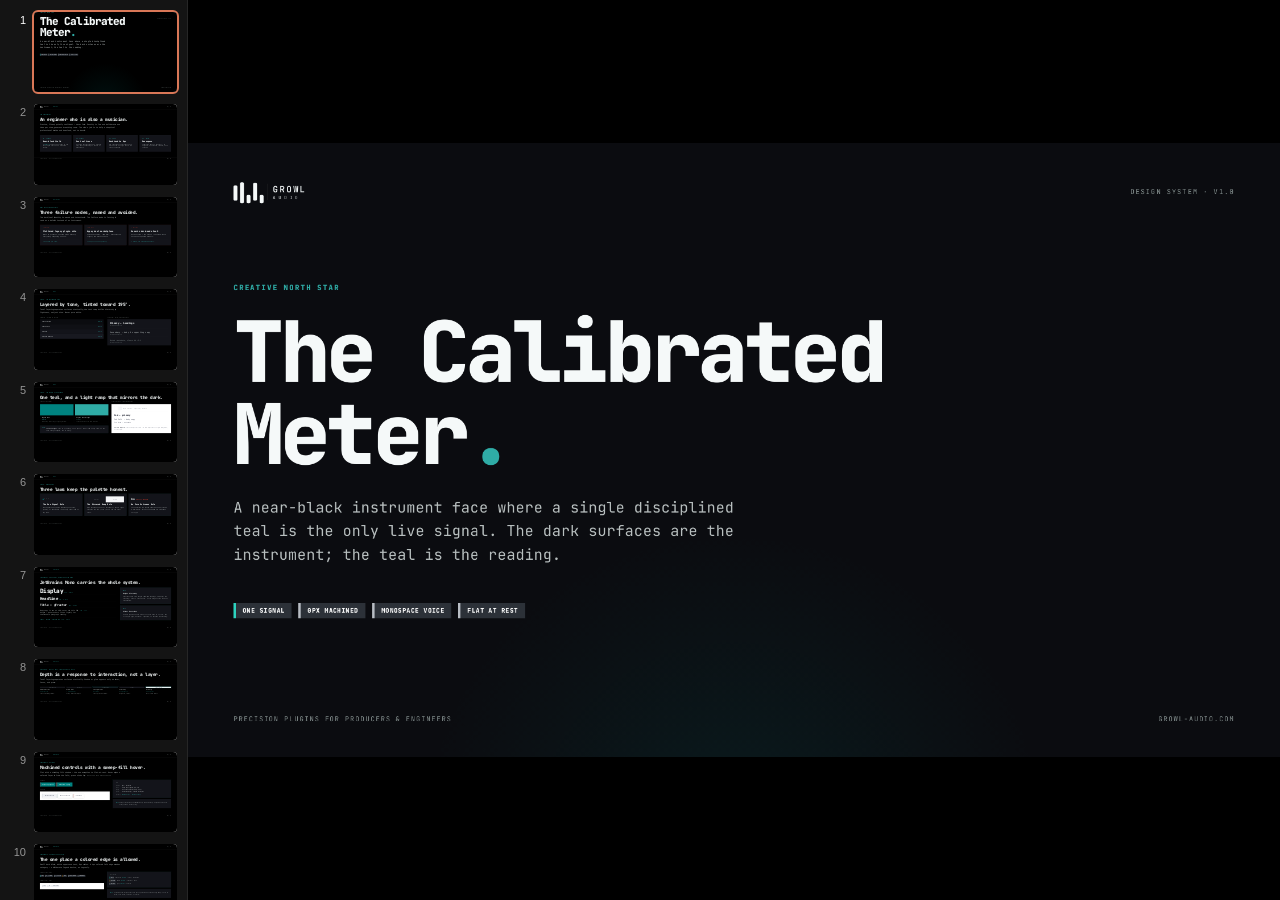
<file: Growl Audio Design System.html>
<!doctype html>
<html lang="en">
<head>
<meta charset="utf-8" />
<title>Growl Audio — Design System</title>
<link rel="preconnect" href="https://fonts.googleapis.com">
<link rel="preconnect" href="https://fonts.gstatic.com" crossorigin>
<link href="https://fonts.googleapis.com/css2?family=JetBrains+Mono:ital,wght@0,300;0,400;0,500;0,600;0,700;0,800;1,400;1,800&display=swap" rel="stylesheet">
<link rel="stylesheet" href="styles.css">
<style>deck-stage:not(:defined){visibility:hidden}</style>
<script src="deck-stage.js"></script>
</head>
<body>
<deck-stage width="1920" height="1080">

<!-- ============================================================ 01 TITLE -->
<section data-label="The Calibrated Meter" style="padding:0; position:relative; overflow:hidden;">
  <!-- ambient teal signal, low and to the floor -->
  <div style="position:absolute; left:50%; bottom:-120px; transform:translateX(-50%); width:1100px; height:520px; background:radial-gradient(ellipse at 50% 100%, rgba(0,131,128,0.12) 0%, transparent 70%); pointer-events:none;"></div>

  <div style="position:absolute; top:64px; left:80px; right:80px; display:flex; align-items:center; justify-content:space-between; z-index:1;">
    <div class="brand" style="display:flex; align-items:center; color:var(--text);">
      <svg viewBox="0 0 280 60" height="46" fill="currentColor" role="img" aria-label="Growl Audio" style="display:block;"><rect x="0" y="14" width="9" height="35" rx="3.5"></rect><rect x="15" y="7" width="9" height="48" rx="3.5"></rect><rect x="30" y="36" width="9" height="19" rx="3.5"></rect><rect x="45" y="8" width="9" height="41" rx="3.5"></rect><rect x="60" y="36" width="9" height="19" rx="3.5"></rect><rect x="78" y="10" width="1" height="38" opacity="0.15"></rect><text x="90" y="30" font-family="'JetBrains Mono', monospace" font-weight="600" font-size="20" letter-spacing="4">GROWL</text><text x="90" y="46" font-family="'JetBrains Mono', monospace" font-weight="300" font-size="10.5" letter-spacing="6">AUDIO</text></svg>
    </div>
    <div style="font-size:12px; letter-spacing:0.18em; color:var(--text-3); text-transform:uppercase;">Design System · v1.0</div>
  </div>

  <div style="flex:1; display:flex; flex-direction:column; justify-content:center; padding:0 80px; z-index:1;">
    <div class="kicker-lg anim" style="margin-bottom:28px;">Creative North Star</div>
    <h1 class="display anim anim-2" style="font-size:148px; line-height:0.98;">The Calibrated<br>Meter<span style="color:var(--accent-text);">.</span></h1>
    <p class="lede anim anim-3" style="font-size:26px; margin-top:36px; max-width:920px;">A near-black instrument face where a single disciplined teal is the only live signal. The dark surfaces are the instrument; the teal is the reading.</p>

    <div class="anim anim-3" style="display:flex; gap:12px; margin-top:24px;">
      <span class="ftag ftag-green">ONE SIGNAL</span>
      <span class="ftag">0PX MACHINED</span>
      <span class="ftag">MONOSPACE VOICE</span>
      <span class="ftag">FLAT AT REST</span>
    </div>
  </div>

  <div style="position:absolute; bottom:56px; left:80px; right:80px; display:flex; justify-content:space-between; font-size:12px; letter-spacing:0.16em; color:var(--text-3); text-transform:uppercase; z-index:1;">
    <span>Precision plugins for producers &amp; engineers</span>
    <span>growl-audio.com</span>
  </div>
</section>

<!-- ============================================================ 02 NORTH STAR -->
<section data-label="Overview">
  <div class="chrome">
    <div class="brand"><svg viewBox="0 0 280 60" height="32" fill="currentColor" role="img" aria-label="Growl Audio" style="display:block;"><rect x="0" y="14" width="9" height="35" rx="3.5"></rect><rect x="15" y="7" width="9" height="48" rx="3.5"></rect><rect x="30" y="36" width="9" height="19" rx="3.5"></rect><rect x="45" y="8" width="9" height="41" rx="3.5"></rect><rect x="60" y="36" width="9" height="19" rx="3.5"></rect><rect x="78" y="10" width="1" height="38" opacity="0.15"></rect><text x="90" y="30" font-family="'JetBrains Mono', monospace" font-weight="600" font-size="20" letter-spacing="4">GROWL</text><text x="90" y="46" font-family="'JetBrains Mono', monospace" font-weight="300" font-size="10.5" letter-spacing="6">AUDIO</text></svg></div>
    <div class="kicker">Overview</div>
    <div class="idx">02 / 15</div>
  </div>
  <div class="body">
    <div class="kicker-lg anim">The personality</div>
    <h2 class="headline anim">An engineer who is also a musician.</h2>
    <p class="lede anim">Precise, fluent, quietly confident — never loud. Density is low and deliberate: one idea per view, generous breathing room. The site's job is to help a skeptical professional decide and download, not to dazzle.</p>

    <div style="display:grid; grid-template-columns:repeat(4,1fr); gap:20px; margin-top:8px;">
      <div class="panel plain anim" style="display:flex; flex-direction:column; gap:14px;">
        <div class="bignum">01 · CANVAS</div>
        <div class="title" style="font-size:26px;">Near-black field</div>
        <div class="body-txt" style="font-size:16px;">A <span class="teal">#0b0c10</span> canvas that reads as the only light source in a darkened studio.</div>
      </div>
      <div class="panel plain anim anim-2" style="display:flex; flex-direction:column; gap:14px;">
        <div class="bignum">02 · SIGNAL</div>
        <div class="title" style="font-size:26px;">One teal trace</div>
        <div class="body-txt" style="font-size:16px;">A single disciplined teal, present only where something is active or measurable.</div>
      </div>
      <div class="panel plain anim anim-3" style="display:flex; flex-direction:column; gap:14px;">
        <div class="bignum">03 · EDGE</div>
        <div class="title" style="font-size:26px;">Machined to 0px</div>
        <div class="body-txt" style="font-size:16px;">One continuous instrument face, milled from a single block. No corner softened.</div>
      </div>
      <div class="panel plain anim anim-3" style="display:flex; flex-direction:column; gap:14px;">
        <div class="bignum">04 · VOICE</div>
        <div class="title" style="font-size:26px;">Monospace</div>
        <div class="body-txt" style="font-size:16px;">JetBrains Mono as identity — an engineer's annotated readout, not a costume.</div>
      </div>
    </div>
  </div>
  <div class="foot"><span>Growl Audio · The Calibrated Meter</span><span class="num">02 / 15</span></div>
</section>

<!-- ============================================================ 03 ANTI-REFERENCES -->
<section data-label="What it rejects">
  <div class="chrome">
    <div class="brand"><svg viewBox="0 0 280 60" height="32" fill="currentColor" role="img" aria-label="Growl Audio" style="display:block;"><rect x="0" y="14" width="9" height="35" rx="3.5"></rect><rect x="15" y="7" width="9" height="48" rx="3.5"></rect><rect x="30" y="36" width="9" height="19" rx="3.5"></rect><rect x="45" y="8" width="9" height="41" rx="3.5"></rect><rect x="60" y="36" width="9" height="19" rx="3.5"></rect><rect x="78" y="10" width="1" height="38" opacity="0.15"></rect><text x="90" y="30" font-family="'JetBrains Mono', monospace" font-weight="600" font-size="20" letter-spacing="4">GROWL</text><text x="90" y="46" font-family="'JetBrains Mono', monospace" font-weight="300" font-size="10.5" letter-spacing="6">AUDIO</text></svg></div>
    <div class="kicker">Positioning</div>
    <div class="idx">03 / 15</div>
  </div>
  <div class="body">
    <div class="kicker-lg anim">What this system rejects</div>
    <h2 class="headline anim">Three failure modes, named and avoided.</h2>
    <p class="lede anim">The dark/teal identity is owned and intentional. The failure mode is letting it read as a default instead of an instrument.</p>

    <div style="display:grid; grid-template-columns:repeat(3,1fr); gap:24px; flex:1; min-height:0;">
      <div class="panel anim" style="border-color:rgba(192,57,43,0.35); display:flex; flex-direction:column; gap:18px;">
        <div class="label" style="color:var(--warn-red);">✕ Not this</div>
        <div class="title" style="font-size:28px;">Cluttered legacy plugin site</div>
        <div class="body-txt">Walls of products, stacked promo banners, everything competing at once.</div>
        <hr class="divider" style="margin-top:auto;">
        <div class="body-txt teal" style="font-size:16px;">→ One idea per view.</div>
      </div>
      <div class="panel anim anim-2" style="border-color:rgba(192,57,43,0.35); display:flex; flex-direction:column; gap:18px;">
        <div class="label" style="color:var(--warn-red);">✕ Not this</div>
        <div class="title" style="font-size:28px;">Hypey deal marketplace</div>
        <div class="body-txt">Countdown timers, "90% OFF", manufactured urgency and discount bait.</div>
        <hr class="divider" style="margin-top:auto;">
        <div class="body-txt teal" style="font-size:16px;">→ The pull is tool quality.</div>
      </div>
      <div class="panel anim anim-3" style="border-color:rgba(192,57,43,0.35); display:flex; flex-direction:column; gap:18px;">
        <div class="label" style="color:var(--warn-red);">✕ Not this</div>
        <div class="title" style="font-size:28px;">Generic dark-mode SaaS</div>
        <div class="body-txt">Dark surface + one accent + centered-stack hero with repeated kickers.</div>
        <hr class="divider" style="margin-top:auto;">
        <div class="body-txt teal" style="font-size:16px;">→ Owned, not a Webflow default.</div>
      </div>
    </div>
  </div>
  <div class="foot"><span>Growl Audio · The Calibrated Meter</span><span class="num">03 / 15</span></div>
</section>

<!-- ============================================================ 04 COLOR — DARK RAMP -->
<section data-label="Color · Dark">
  <div class="chrome">
    <div class="brand"><svg viewBox="0 0 280 60" height="32" fill="currentColor" role="img" aria-label="Growl Audio" style="display:block;"><rect x="0" y="14" width="9" height="35" rx="3.5"></rect><rect x="15" y="7" width="9" height="48" rx="3.5"></rect><rect x="30" y="36" width="9" height="19" rx="3.5"></rect><rect x="45" y="8" width="9" height="41" rx="3.5"></rect><rect x="60" y="36" width="9" height="19" rx="3.5"></rect><rect x="78" y="10" width="1" height="38" opacity="0.15"></rect><text x="90" y="30" font-family="'JetBrains Mono', monospace" font-weight="600" font-size="20" letter-spacing="4">GROWL</text><text x="90" y="46" font-family="'JetBrains Mono', monospace" font-weight="300" font-size="10.5" letter-spacing="6">AUDIO</text></svg></div>
    <div class="kicker">Color</div>
    <div class="idx">04 / 15</div>
  </div>
  <div class="body">
    <div class="kicker-lg anim">Color · The instrument face</div>
    <h2 class="headline anim">Layered by tone, tinted toward 195°.</h2>
    <p class="lede anim">Tonal layering separates surfaces statically; the text ramp builds hierarchy by lightness, not just size. Never pure white.</p>

    <div style="display:grid; grid-template-columns:1fr 1fr; gap:48px; flex:1; min-height:0;">
      <!-- Surfaces -->
      <div class="anim">
        <div class="label" style="margin-bottom:18px;">Surfaces — layered up by tone</div>
        <div style="display:flex; flex-direction:column; gap:0; border:1px solid var(--border);">
          <div style="background:#0b0c10; padding:22px 24px; display:flex; justify-content:space-between; align-items:center; border-bottom:1px solid var(--border);"><span class="t1" style="font-weight:600;">Canvas Black</span><span class="code">#0b0c10</span></div>
          <div style="background:#0f1015; padding:22px 24px; display:flex; justify-content:space-between; align-items:center; border-bottom:1px solid var(--border);"><span class="t1" style="font-weight:600;">Canvas Alt</span><span class="code">#0f1015</span></div>
          <div style="background:#13141a; padding:22px 24px; display:flex; justify-content:space-between; align-items:center; border-bottom:1px solid var(--border);"><span class="t1" style="font-weight:600;">Surface</span><span class="code">#13141a</span></div>
          <div style="background:#181920; padding:22px 24px; display:flex; justify-content:space-between; align-items:center;"><span class="t1" style="font-weight:600;">Surface Raised</span><span class="code">#181920</span></div>
        </div>
      </div>
      <!-- Text ramp -->
      <div class="anim anim-2">
        <div class="label" style="margin-bottom:18px;">Text ramp — OKLCH, never pure #fff</div>
        <div class="panel plain" style="padding:32px; display:flex; flex-direction:column; gap:26px;">
          <div>
            <div style="font-size:32px; font-weight:800; letter-spacing:-0.03em; color:oklch(98% 0.004 195);">Primary — headings</div>
            <div class="code t3" style="color:var(--text-3); margin-top:6px;">oklch(98% 0.004 195)</div>
          </div>
          <hr class="divider">
          <div>
            <div style="font-size:26px; font-weight:400; color:oklch(80% 0.008 195);">Secondary — body &amp; supporting copy</div>
            <div class="code t3" style="color:var(--text-3); margin-top:6px;">oklch(80% 0.008 195)</div>
          </div>
          <hr class="divider">
          <div>
            <div style="font-size:22px; font-weight:400; color:oklch(64% 0.012 195);">Muted — metadata, clears AA ~5:1</div>
            <div class="code t3" style="color:var(--text-3); margin-top:6px;">oklch(64% 0.012 195)</div>
          </div>
        </div>
      </div>
    </div>
  </div>
  <div class="foot"><span>Growl Audio · The Calibrated Meter</span><span class="num">04 / 15</span></div>
</section>

<!-- ============================================================ 05 COLOR — SIGNAL + LIGHT -->
<section data-label="Color · Signal &amp; Light">
  <div class="chrome">
    <div class="brand"><svg viewBox="0 0 280 60" height="32" fill="currentColor" role="img" aria-label="Growl Audio" style="display:block;"><rect x="0" y="14" width="9" height="35" rx="3.5"></rect><rect x="15" y="7" width="9" height="48" rx="3.5"></rect><rect x="30" y="36" width="9" height="19" rx="3.5"></rect><rect x="45" y="8" width="9" height="41" rx="3.5"></rect><rect x="60" y="36" width="9" height="19" rx="3.5"></rect><rect x="78" y="10" width="1" height="38" opacity="0.15"></rect><text x="90" y="30" font-family="'JetBrains Mono', monospace" font-weight="600" font-size="20" letter-spacing="4">GROWL</text><text x="90" y="46" font-family="'JetBrains Mono', monospace" font-weight="300" font-size="10.5" letter-spacing="6">AUDIO</text></svg></div>
    <div class="kicker">Color</div>
    <div class="idx">05 / 15</div>
  </div>
  <div class="body">
    <div class="kicker-lg anim">Color · The signal &amp; the mirror</div>
    <h2 class="headline anim">One teal, and a light ramp that mirrors the dark.</h2>

    <div style="display:grid; grid-template-columns:1.15fr 1fr; gap:40px; flex:1; min-height:0;">
      <!-- Signal -->
      <div class="anim" style="display:flex; flex-direction:column; gap:20px;">
        <div class="label">The one live signal</div>
        <div style="display:grid; grid-template-columns:1fr 1fr; gap:18px;">
          <div style="border:1px solid var(--border);">
            <div style="background:#008380; height:150px;"></div>
            <div style="padding:18px 20px;">
              <div class="t1" style="font-weight:600;">Signal Teal</div>
              <div class="code" style="margin:6px 0;">#008380</div>
              <div class="body-txt t3" style="font-size:14px;">Solid CTAs, focus rings, light-bg kickers.</div>
            </div>
          </div>
          <div style="border:1px solid var(--border);">
            <div style="background:#2faca6; height:150px;"></div>
            <div style="padding:18px 20px;">
              <div class="t1" style="font-weight:600;">Signal Teal Bright</div>
              <div class="code" style="margin:6px 0;">#2faca6</div>
              <div class="body-txt t3" style="font-size:14px;">Links &amp; active nav on dark surfaces.</div>
            </div>
          </div>
        </div>
        <div class="panel" style="padding:24px 28px; display:flex; gap:16px; align-items:flex-start; margin-top:auto;">
          <span class="bignum" style="white-space:nowrap;">RULE</span>
          <div class="body-txt" style="font-size:16px;"><span class="t1" style="font-weight:600;">The One Signal.</span> Teal is a reading, not a paint — under ~10% of any view. If two teal things compete, one is wrong.</div>
        </div>
      </div>

      <!-- Light ramp -->
      <div class="anim anim-2" style="display:flex; flex-direction:column; gap:20px;">
        <div class="label">Light sections — the mirrored ramp</div>
        <div class="light-block" style="padding:36px; flex:1; display:flex; flex-direction:column; gap:22px;">
          <div style="display:flex; gap:14px;">
            <div class="swatch" style="width:44px;height:44px;background:#ffffff;border-color:rgba(0,0,0,0.12);"></div>
            <div class="swatch" style="width:44px;height:44px;background:#f5f6f8;border-color:rgba(0,0,0,0.12);"></div>
            <div style="font-size:13px; color:#636778; align-self:center; letter-spacing:0.04em;">Paper&nbsp; #ffffff&nbsp;·&nbsp; Paper Grey&nbsp; #f5f6f8</div>
          </div>
          <hr style="height:1px;background:rgba(0,0,0,0.08);border:0;margin:0;">
          <div style="font-size:30px; font-weight:800; letter-spacing:-0.03em; color:#1e2230;">Ink — primary</div>
          <div style="font-size:24px; font-weight:400; color:#555968;">Ink Soft — body copy</div>
          <div style="font-size:20px; font-weight:400; color:#636778;">Ink Mute — metadata</div>
          <hr style="height:1px;background:rgba(0,0,0,0.08);border:0;margin:0; margin-top:auto;">
          <div style="font-size:14px; color:#636778; line-height:1.5;"><span style="color:#1e2230; font-weight:700;">Mirrored Ramp Rule.</span> The two ramps never cross — no dark-ramp token on a light background, or vice versa.</div>
        </div>
      </div>
    </div>
  </div>
  <div class="foot"><span>Growl Audio · The Calibrated Meter</span><span class="num">05 / 15</span></div>
</section>

<!-- ============================================================ 06 COLOR RULES -->
<section data-label="Color · Rules">
  <div class="chrome">
    <div class="brand"><svg viewBox="0 0 280 60" height="32" fill="currentColor" role="img" aria-label="Growl Audio" style="display:block;"><rect x="0" y="14" width="9" height="35" rx="3.5"></rect><rect x="15" y="7" width="9" height="48" rx="3.5"></rect><rect x="30" y="36" width="9" height="19" rx="3.5"></rect><rect x="45" y="8" width="9" height="41" rx="3.5"></rect><rect x="60" y="36" width="9" height="19" rx="3.5"></rect><rect x="78" y="10" width="1" height="38" opacity="0.15"></rect><text x="90" y="30" font-family="'JetBrains Mono', monospace" font-weight="600" font-size="20" letter-spacing="4">GROWL</text><text x="90" y="46" font-family="'JetBrains Mono', monospace" font-weight="300" font-size="10.5" letter-spacing="6">AUDIO</text></svg></div>
    <div class="kicker">Color</div>
    <div class="idx">06 / 15</div>
  </div>
  <div class="body">
    <div class="kicker-lg anim">Color · Named rules</div>
    <h2 class="headline anim">Three laws keep the palette honest.</h2>

    <div style="display:grid; grid-template-columns:repeat(3,1fr); gap:24px; flex:1; min-height:0;">
      <div class="panel anim" style="display:flex; flex-direction:column; gap:18px;">
        <div style="height:80px; display:flex; align-items:center; gap:10px;">
          <div style="width:14px;height:14px;background:var(--accent);"></div>
          <div style="width:14px;height:14px;border:1px solid var(--border);"></div>
          <div style="width:14px;height:14px;border:1px solid var(--border);"></div>
          <div style="width:14px;height:14px;border:1px solid var(--border);"></div>
        </div>
        <div class="title" style="font-size:26px;">The One Signal Rule</div>
        <div class="body-txt" style="font-size:17px;">Teal appears only where something is active, primary, or measurable — and stays under ~10% of any view.</div>
      </div>
      <div class="panel anim anim-2" style="display:flex; flex-direction:column; gap:18px;">
        <div style="height:80px; display:flex; gap:8px;">
          <div style="flex:1; background:#13141a; display:flex; align-items:center; justify-content:center; font-size:11px; color:var(--text-3);">DARK RAMP</div>
          <div style="flex:1; background:#f5f6f8; display:flex; align-items:center; justify-content:center; font-size:11px; color:#636778;">INK RAMP</div>
        </div>
        <div class="title" style="font-size:26px;">The Mirrored Ramp Rule</div>
        <div class="body-txt" style="font-size:17px;">Dark sections use text / secondary / muted. Light sections use ink / soft / mute. The two never cross.</div>
      </div>
      <div class="panel anim anim-3" style="display:flex; flex-direction:column; gap:18px;">
        <div style="height:80px; display:flex; align-items:center; gap:14px;">
          <div style="font-size:38px; font-weight:800; color:oklch(98% 0.004 195);">Aa</div>
          <div style="font-size:18px; color:var(--warn-red); text-decoration:line-through;">#ffffff</div>
          <div style="font-size:18px; color:var(--warn-red); text-decoration:line-through;">#000000</div>
        </div>
        <div class="title" style="font-size:26px;">No Pure Extremes Rule</div>
        <div class="body-txt" style="font-size:17px;">Text neutrals are tinted toward hue 195 (chroma 0.004–0.012). Pure #fff and #000 are forbidden for type.</div>
      </div>
    </div>
  </div>
  <div class="foot"><span>Growl Audio · The Calibrated Meter</span><span class="num">06 / 15</span></div>
</section>

<!-- ============================================================ 07 TYPOGRAPHY -->
<section data-label="Typography">
  <div class="chrome">
    <div class="brand"><svg viewBox="0 0 280 60" height="32" fill="currentColor" role="img" aria-label="Growl Audio" style="display:block;"><rect x="0" y="14" width="9" height="35" rx="3.5"></rect><rect x="15" y="7" width="9" height="48" rx="3.5"></rect><rect x="30" y="36" width="9" height="19" rx="3.5"></rect><rect x="45" y="8" width="9" height="41" rx="3.5"></rect><rect x="60" y="36" width="9" height="19" rx="3.5"></rect><rect x="78" y="10" width="1" height="38" opacity="0.15"></rect><text x="90" y="30" font-family="'JetBrains Mono', monospace" font-weight="600" font-size="20" letter-spacing="4">GROWL</text><text x="90" y="46" font-family="'JetBrains Mono', monospace" font-weight="300" font-size="10.5" letter-spacing="6">AUDIO</text></svg></div>
    <div class="kicker">Typography</div>
    <div class="idx">07 / 15</div>
  </div>
  <div class="body">
    <div class="kicker-lg anim">Typography · One family, weight does the work</div>
    <h2 class="headline anim" style="margin-bottom:32px;">JetBrains Mono carries the whole system.</h2>

    <div style="display:grid; grid-template-columns:1.5fr 1fr; gap:48px; flex:1; min-height:0;">
      <div class="anim" style="display:flex; flex-direction:column; justify-content:space-between;">
        <div style="display:flex; align-items:baseline; gap:20px;">
          <div style="font-size:80px; font-weight:800; letter-spacing:-0.05em; line-height:1; color:var(--text);">Display</div>
          <div class="code t3">800 · −0.05em</div>
        </div>
        <hr class="divider">
        <div style="display:flex; align-items:baseline; gap:20px;">
          <div style="font-size:54px; font-weight:800; letter-spacing:-0.04em; line-height:1; color:var(--text);">Headline</div>
          <div class="code t3">800 · −0.04em</div>
        </div>
        <hr class="divider">
        <div style="display:flex; align-items:baseline; gap:20px;">
          <div style="font-size:40px; font-weight:800; letter-spacing:-0.03em; line-height:1; color:var(--text);">Title — gFractor</div>
          <div class="code t3">800 · −0.03em</div>
        </div>
        <hr class="divider">
        <div style="display:flex; align-items:baseline; gap:20px;">
          <div style="font-size:20px; font-weight:400; line-height:1.4; color:var(--text-2); max-width:520px;">Body copy is set at 400, never the thin 300 weight — mono renders it too lightly for comfortable paragraph reading.</div>
          <div class="code t3" style="white-space:nowrap;">400 · 1.65</div>
        </div>
        <hr class="divider">
        <div style="display:flex; align-items:baseline; gap:20px;">
          <div style="font-size:13px; font-weight:800; letter-spacing:0.12em; text-transform:uppercase; color:var(--accent-text);">Label · Kicker · Feature Tag</div>
          <div class="code t3">700+ · 0.12em</div>
        </div>
      </div>

      <div class="anim anim-2" style="display:flex; flex-direction:column; gap:20px;">
        <div class="panel" style="display:flex; flex-direction:column; gap:14px;">
          <div class="bignum">RULE</div>
          <div class="t1" style="font-size:20px; font-weight:600;">Weight Hierarchy</div>
          <div class="body-txt" style="font-size:16px;">Contrast comes from weight (800–900 headings, 400 body) and tracking — never a second font. A flat weight scale reads as uncommitted.</div>
        </div>
        <div class="panel" style="display:flex; flex-direction:column; gap:14px;">
          <div class="bignum">RULE</div>
          <div class="t1" style="font-size:20px; font-weight:600;">Kicker Restraint</div>
          <div class="body-txt" style="font-size:16px;">A small uppercase teal kicker is voice when it is rare. One or two per page, maximum — repeated, it becomes scaffolding.</div>
        </div>
      </div>
    </div>
  </div>
  <div class="foot"><span>Growl Audio · The Calibrated Meter</span><span class="num">07 / 15</span></div>
</section>

<!-- ============================================================ 08 ELEVATION -->
<section data-label="Elevation">
  <div class="chrome">
    <div class="brand"><svg viewBox="0 0 280 60" height="32" fill="currentColor" role="img" aria-label="Growl Audio" style="display:block;"><rect x="0" y="14" width="9" height="35" rx="3.5"></rect><rect x="15" y="7" width="9" height="48" rx="3.5"></rect><rect x="30" y="36" width="9" height="19" rx="3.5"></rect><rect x="45" y="8" width="9" height="41" rx="3.5"></rect><rect x="60" y="36" width="9" height="19" rx="3.5"></rect><rect x="78" y="10" width="1" height="38" opacity="0.15"></rect><text x="90" y="30" font-family="'JetBrains Mono', monospace" font-weight="600" font-size="20" letter-spacing="4">GROWL</text><text x="90" y="46" font-family="'JetBrains Mono', monospace" font-weight="300" font-size="10.5" letter-spacing="6">AUDIO</text></svg></div>
    <div class="kicker">Elevation</div>
    <div class="idx">08 / 15</div>
  </div>
  <div class="body">
    <div class="kicker-lg anim">Elevation · Flat at rest, light reacts to state</div>
    <h2 class="headline anim">Depth is a response to interaction, not a layer.</h2>
    <p class="lede anim">Tonal layering separates surfaces statically. Shadow or glow appears only on hover, focus, and press.</p>

    <div style="display:grid; grid-template-columns:repeat(5,1fr); gap:18px; flex:1; min-height:0;">
      <div class="anim" style="display:flex; flex-direction:column; gap:16px;">
        <div style="flex:1; background:var(--surface); border:1px solid var(--border); display:flex; align-items:center; justify-content:center; box-shadow:0 6px 16px rgba(0,0,0,0.18);">
          <span class="label">Button rest</span>
        </div>
        <div class="body-txt" style="font-size:14px;"><span class="t1" style="font-weight:600;">Button Rest Lift</span><br><span class="code t3" style="font-size:12px;">0 6px 16px /.18</span><br>The one standing shadow.</div>
      </div>
      <div class="anim" style="display:flex; flex-direction:column; gap:16px;">
        <div style="flex:1; background:var(--surface); border:1px solid var(--border); display:flex; align-items:center; justify-content:center; box-shadow:0 1px 3px rgba(0,0,0,0.22); transform:translateY(1px);">
          <span class="label">Pressed</span>
        </div>
        <div class="body-txt" style="font-size:14px;"><span class="t1" style="font-weight:600;">Button Press</span><br><span class="code t3" style="font-size:12px;">+ translateY(1px)</span><br>Sinks, shadow collapses.</div>
      </div>
      <div class="anim anim-2" style="display:flex; flex-direction:column; gap:16px;">
        <div style="flex:1; background:var(--surface); border:1px solid var(--accent); display:flex; align-items:center; justify-content:center; box-shadow:0 0 40px -10px rgba(0,131,128,0.45);">
          <span class="label teal">Card hover</span>
        </div>
        <div class="body-txt" style="font-size:14px;"><span class="t1" style="font-weight:600;">Card Signal Glow</span><br><span class="code t3" style="font-size:12px;">teal bloom</span><br>The only colored shadow.</div>
      </div>
      <div class="anim anim-2" style="display:flex; flex-direction:column; gap:16px;">
        <div style="flex:1; background:var(--surface-2); border:1px solid var(--border); display:flex; align-items:center; justify-content:center; box-shadow:0 12px 40px rgba(0,0,0,0.5);">
          <span class="label">Panel</span>
        </div>
        <div class="body-txt" style="font-size:14px;"><span class="t1" style="font-weight:600;">Panel Drop</span><br><span class="code t3" style="font-size:12px;">0 12px 40px /.5</span><br>Mega-menu, floats.</div>
      </div>
      <div class="anim anim-3" style="display:flex; flex-direction:column; gap:16px;">
        <div style="flex:1; background:#fff; display:flex; align-items:center; justify-content:center; border:1px solid var(--accent); box-shadow:0 0 0 3px rgba(0,131,128,0.20);">
          <span style="font-size:11px; font-weight:700; letter-spacing:0.12em; text-transform:uppercase; color:var(--ink-soft);">Input focus</span>
        </div>
        <div class="body-txt" style="font-size:14px;"><span class="t1" style="font-weight:600;">Focus Ring</span><br><span class="code t3" style="font-size:12px;">0 0 0 3px teal</span><br>Halo + solid border.</div>
      </div>
    </div>
  </div>
  <div class="foot"><span>Growl Audio · The Calibrated Meter</span><span class="num">08 / 15</span></div>
</section>

<!-- ============================================================ 09 BUTTONS -->
<section data-label="Buttons">
  <div class="chrome">
    <div class="brand"><svg viewBox="0 0 280 60" height="32" fill="currentColor" role="img" aria-label="Growl Audio" style="display:block;"><rect x="0" y="14" width="9" height="35" rx="3.5"></rect><rect x="15" y="7" width="9" height="48" rx="3.5"></rect><rect x="30" y="36" width="9" height="19" rx="3.5"></rect><rect x="45" y="8" width="9" height="41" rx="3.5"></rect><rect x="60" y="36" width="9" height="19" rx="3.5"></rect><rect x="78" y="10" width="1" height="38" opacity="0.15"></rect><text x="90" y="30" font-family="'JetBrains Mono', monospace" font-weight="600" font-size="20" letter-spacing="4">GROWL</text><text x="90" y="46" font-family="'JetBrains Mono', monospace" font-weight="300" font-size="10.5" letter-spacing="6">AUDIO</text></svg></div>
    <div class="kicker">Components</div>
    <div class="idx">09 / 15</div>
  </div>
  <div class="body">
    <div class="kicker-lg anim">Components · Buttons</div>
    <h2 class="headline anim">Machined controls with a sweep-fill hover.</h2>
    <p class="lede anim">Flat with a standing lift shadow — the one exception to flat-at-rest. Hover wipes a colored layer in from the left; press sinks 1px. <span class="t3" style="font-size:18px;">Hover the live buttons below.</span></p>

    <div style="display:grid; grid-template-columns:1.2fr 1fr; gap:40px; flex:1; min-height:0;">
      <div class="anim" style="display:flex; flex-direction:column; gap:22px;">
        <div class="label">On dark</div>
        <div style="display:flex; gap:16px; flex-wrap:wrap;">
          <button class="btn btn-primary">Explore plugins</button>
          <button class="btn btn-dl">Download (.pkg)</button>
        </div>
        <div class="label" style="margin-top:8px;">On light</div>
        <div class="light-block" style="padding:32px; display:flex; gap:16px; flex-wrap:wrap;">
          <button class="btn btn-secondary">Documentation</button>
          <button class="btn btn-beta">Beta installer</button>
          <button class="btn btn-donate">♥ Donate</button>
        </div>
      </div>

      <div class="anim anim-2" style="display:flex; flex-direction:column; gap:16px;">
        <div class="panel" style="display:flex; flex-direction:column; gap:14px;">
          <div class="label">Spec</div>
          <div style="display:grid; grid-template-columns:auto 1fr; row-gap:10px; column-gap:18px; font-size:15px;">
            <span class="t3">radius</span><span class="t1">0px — machined</span>
            <span class="t3">rest</span><span class="t1">0 6px 16px rgba(0,0,0,.18)</span>
            <span class="t3">sweep</span><span class="t1">0.4s cubic-bezier(.65,0,.35,1)</span>
            <span class="t3">press</span><span class="t1">translateY(1px), shadow collapses</span>
            <span class="t3">primary</span><span class="teal">#008380 fill · #525252 sweep</span>
          </div>
        </div>
        <div class="panel plain" style="display:flex; gap:14px; align-items:flex-start;">
          <span class="bignum">RULE</span>
          <div class="body-txt" style="font-size:15px;">Sweep transitions on <span class="t1">transform</span> only (GPU-friendly). Keyboard focus must always show a visible ring.</div>
        </div>
      </div>
    </div>
  </div>
  <div class="foot"><span>Growl Audio · The Calibrated Meter</span><span class="num">09 / 15</span></div>
</section>

<!-- ============================================================ 10 TAGS -->
<section data-label="Feature Tags">
  <div class="chrome">
    <div class="brand"><svg viewBox="0 0 280 60" height="32" fill="currentColor" role="img" aria-label="Growl Audio" style="display:block;"><rect x="0" y="14" width="9" height="35" rx="3.5"></rect><rect x="15" y="7" width="9" height="48" rx="3.5"></rect><rect x="30" y="36" width="9" height="19" rx="3.5"></rect><rect x="45" y="8" width="9" height="41" rx="3.5"></rect><rect x="60" y="36" width="9" height="19" rx="3.5"></rect><rect x="78" y="10" width="1" height="38" opacity="0.15"></rect><text x="90" y="30" font-family="'JetBrains Mono', monospace" font-weight="600" font-size="20" letter-spacing="4">GROWL</text><text x="90" y="46" font-family="'JetBrains Mono', monospace" font-weight="300" font-size="10.5" letter-spacing="6">AUDIO</text></svg></div>
    <div class="kicker">Components</div>
    <div class="idx">10 / 15</div>
  </div>
  <div class="body">
    <div class="kicker-lg anim">Components · Feature tags &amp; chips</div>
    <h2 class="headline anim">The one place a colored edge is allowed.</h2>
    <p class="lede anim">Small dark block, white uppercase text, 0px radius. A 4px colored left edge encodes category — a deliberate legend device, on tags only.</p>

    <div style="display:grid; grid-template-columns:1fr 1fr; gap:40px; flex:1; min-height:0;">
      <div class="anim" style="display:flex; flex-direction:column; gap:28px;">
        <div class="label">Feature tags — dark</div>
        <div style="display:flex; gap:14px; flex-wrap:wrap;">
          <span class="ftag ftag-green">FREE</span>
          <span class="ftag">M / S MODE</span>
          <span class="ftag">L / R MODE</span>
          <span class="ftag ftag-amber">BETA</span>
          <span class="ftag">OSCILLOSCOPE</span>
          <span class="ftag">GONIOMETER</span>
        </div>
        <div class="label" style="margin-top:12px;">Format tags — light</div>
        <div class="light-block" style="padding:28px; display:flex; gap:14px; flex-wrap:wrap;">
          <span class="ftag fmt-light">VST3</span>
          <span class="ftag fmt-light">AU</span>
          <span class="ftag fmt-light">STANDALONE</span>
        </div>
      </div>

      <div class="anim anim-2" style="display:flex; flex-direction:column; gap:18px;">
        <div class="panel" style="display:flex; flex-direction:column; gap:14px;">
          <div class="label">The legend</div>
          <div style="display:flex; align-items:center; gap:14px;"><span class="ftag ftag-green" style="pointer-events:none;">FREE</span><span class="body-txt" style="font-size:15px;">teal-mint <span class="code">#2dd4bf</span> — free / available</span></div>
          <div style="display:flex; align-items:center; gap:14px;"><span class="ftag ftag-amber" style="pointer-events:none;">CAUTION</span><span class="body-txt" style="font-size:15px;">amber <span class="code">#d99423</span> — caution / beta</span></div>
          <div style="display:flex; align-items:center; gap:14px;"><span class="ftag" style="pointer-events:none;">DEFAULT</span><span class="body-txt" style="font-size:15px;">grey <span class="code">#b8bdc4</span> — neutral</span></div>
        </div>
        <div class="panel plain" style="display:flex; gap:14px; align-items:flex-start;">
          <span class="bignum">RULE</span>
          <div class="body-txt" style="font-size:15px;">A colored side-stripe wider than 1px is permitted on feature tags <span class="t1">only</span> — never on cards, list items, callouts, or alerts.</div>
        </div>
      </div>
    </div>
  </div>
  <div class="foot"><span>Growl Audio · The Calibrated Meter</span><span class="num">10 / 15</span></div>
</section>

<!-- ============================================================ 11 INPUTS -->
<section data-label="Inputs">
  <div class="chrome">
    <div class="brand"><svg viewBox="0 0 280 60" height="32" fill="currentColor" role="img" aria-label="Growl Audio" style="display:block;"><rect x="0" y="14" width="9" height="35" rx="3.5"></rect><rect x="15" y="7" width="9" height="48" rx="3.5"></rect><rect x="30" y="36" width="9" height="19" rx="3.5"></rect><rect x="45" y="8" width="9" height="41" rx="3.5"></rect><rect x="60" y="36" width="9" height="19" rx="3.5"></rect><rect x="78" y="10" width="1" height="38" opacity="0.15"></rect><text x="90" y="30" font-family="'JetBrains Mono', monospace" font-weight="600" font-size="20" letter-spacing="4">GROWL</text><text x="90" y="46" font-family="'JetBrains Mono', monospace" font-weight="300" font-size="10.5" letter-spacing="6">AUDIO</text></svg></div>
    <div class="kicker">Components</div>
    <div class="idx">11 / 15</div>
  </div>
  <div class="body">
    <div class="kicker-lg anim">Components · Inputs &amp; fields</div>
    <h2 class="headline anim">Focus is a solid teal border plus a 3px halo.</h2>
    <p class="lede anim">0px radius. Never remove the outline without that replacement. Error borders appear only after input.</p>

    <div style="display:grid; grid-template-columns:1fr 1fr; gap:40px; flex:1; min-height:0;">
      <div class="anim light-block" style="padding:40px; display:flex; flex-direction:column; gap:24px;">
        <div class="label" style="color:var(--ink-mute);">Light — forms on white</div>
        <div>
          <label style="font-size:12px; font-weight:700; letter-spacing:0.06em; text-transform:uppercase; color:var(--ink-soft); display:block; margin-bottom:8px;">Email · rest</label>
          <input class="in-light" value="producer@studio.com" readonly>
        </div>
        <div>
          <label style="font-size:12px; font-weight:700; letter-spacing:0.06em; text-transform:uppercase; color:var(--ink-soft); display:block; margin-bottom:8px;">Email · focus</label>
          <input class="in-light focus" value="producer@studio.com" readonly>
        </div>
        <div>
          <label style="font-size:12px; font-weight:700; letter-spacing:0.06em; text-transform:uppercase; color:var(--ink-soft); display:block; margin-bottom:8px;">Email · error</label>
          <input class="in-light err" value="not-an-email" readonly>
          <div style="font-size:13px; color:var(--warn-red); margin-top:8px;">Enter a valid email address.</div>
        </div>
      </div>

      <div class="anim anim-2" style="display:flex; flex-direction:column; gap:24px;">
        <div class="panel plain" style="padding:40px; display:flex; flex-direction:column; gap:24px;">
          <div class="label">Dark — newsletter / footer</div>
          <div>
            <label class="label" style="display:block; margin-bottom:8px; color:var(--text-3);">Subscribe · rest</label>
            <input class="in-dark" value="you@email.com" readonly>
          </div>
          <div>
            <label class="label" style="display:block; margin-bottom:8px; color:var(--text-3);">Subscribe · focus</label>
            <input class="in-dark focus" value="you@email.com" readonly>
            <div style="font-size:13px; color:var(--accent-text); margin-top:8px;">Subscribed — check your inbox.</div>
          </div>
        </div>
        <div class="panel" style="display:flex; gap:14px; align-items:flex-start;">
          <span class="bignum">RULE</span>
          <div class="body-txt" style="font-size:15px;">Labels are real <span class="code">&lt;label&gt;</span> elements (or <span class="code">sr-only</span>), never placeholder-only. Success uses teal; error uses warn-red.</div>
        </div>
      </div>
    </div>
  </div>
  <div class="foot"><span>Growl Audio · The Calibrated Meter</span><span class="num">11 / 15</span></div>
</section>

<!-- ============================================================ 12 CARDS / SIGNATURE -->
<section data-label="The Plugin Card">
  <div class="chrome">
    <div class="brand"><svg viewBox="0 0 280 60" height="32" fill="currentColor" role="img" aria-label="Growl Audio" style="display:block;"><rect x="0" y="14" width="9" height="35" rx="3.5"></rect><rect x="15" y="7" width="9" height="48" rx="3.5"></rect><rect x="30" y="36" width="9" height="19" rx="3.5"></rect><rect x="45" y="8" width="9" height="41" rx="3.5"></rect><rect x="60" y="36" width="9" height="19" rx="3.5"></rect><rect x="78" y="10" width="1" height="38" opacity="0.15"></rect><text x="90" y="30" font-family="'JetBrains Mono', monospace" font-weight="600" font-size="20" letter-spacing="4">GROWL</text><text x="90" y="46" font-family="'JetBrains Mono', monospace" font-weight="300" font-size="10.5" letter-spacing="6">AUDIO</text></svg></div>
    <div class="kicker">Signature</div>
    <div class="idx">12 / 15</div>
  </div>
  <div class="body">
    <div class="kicker-lg anim">Signature · The plugin card</div>
    <h2 class="headline anim">The conversion unit, not a grid tile.</h2>
    <p class="lede anim">A two-column split — copy left, full-bleed product screenshot right — inside the sharp panel. The one place the dark instrument, the teal signal, and real product imagery meet.</p>

    <div class="anim" style="flex:1; min-height:0; display:flex;">
      <div class="panel" style="flex:1; padding:0; display:grid; grid-template-columns:1fr 1.15fr; overflow:hidden; box-shadow:var(--shadow-card-glow); border-color:var(--accent);">
        <!-- copy -->
        <div style="padding:52px; display:flex; flex-direction:column; gap:20px; justify-content:center;">
          <div style="display:flex; gap:10px;">
            <span class="ftag ftag-green">FREE</span>
            <span class="ftag">SPECTRUM ANALYZER</span>
          </div>
          <div class="title" style="font-size:48px;">gFractor</div>
          <div class="body-txt" style="font-size:17px; max-width:440px;">A full-featured spectrum analyzer with M/S, L/R, and Transient/Tone modes, oscilloscope, goniometer, and stereo visualization. No telemetry, no registration.</div>
          <div style="display:flex; gap:12px; margin-top:8px;">
            <button class="btn btn-primary">Get gFractor</button>
            <span style="display:flex; gap:8px; align-items:center;">
              <span class="ftag fmt-light" style="background:#1b1d24; color:var(--text-3); border-left-color:var(--border);">VST3</span>
              <span class="ftag fmt-light" style="background:#1b1d24; color:var(--text-3); border-left-color:var(--border);">AU</span>
            </span>
          </div>
        </div>
        <!-- screenshot -->
        <div style="position:relative; background:#0a0b0e; display:flex; align-items:center; justify-content:center; overflow:hidden;">
          <div style="position:absolute; inset:0; background:radial-gradient(ellipse 70% 60% at 50% 55%, rgba(0,190,180,0.14) 0%, transparent 70%);"></div>
          <!-- mock plugin spectrum -->
          <div style="position:relative; width:84%; aspect-ratio:1482/834; background:#0d0f0d; border:1px solid #1e221e; display:flex; flex-direction:column;">
            <div style="height:26px; background:#0b0c10; border-bottom:1px solid #1a1f1a; display:flex; align-items:center; padding:0 12px; gap:8px;">
              <span style="font-size:13px; font-weight:800; font-style:italic;"><span style="color:#2faca6;">g</span><span style="color:#fff;">Fractor</span></span>
              <span style="font-size:8px; letter-spacing:0.2em; color:#556055;">MID · SIDE SPECTRUM</span>
            </div>
            <div style="flex:1; position:relative; background:#0a0c0a; overflow:hidden;">
              <svg viewBox="0 0 400 180" preserveAspectRatio="none" style="position:absolute; inset:0; width:100%; height:100%;">
                <g stroke="#1a1f1a" stroke-width="0.5">
                  <line x1="0" y1="45" x2="400" y2="45"/><line x1="0" y1="90" x2="400" y2="90"/><line x1="0" y1="135" x2="400" y2="135"/>
                  <line x1="80" y1="0" x2="80" y2="180"/><line x1="160" y1="0" x2="160" y2="180"/><line x1="240" y1="0" x2="240" y2="180"/><line x1="320" y1="0" x2="320" y2="180"/>
                </g>
                <path d="M0,150 C40,150 60,70 90,60 C120,50 140,110 170,95 C210,75 230,40 270,70 C310,100 340,120 400,110 L400,180 L0,180 Z" fill="rgba(61,204,110,0.18)"/>
                <path d="M0,150 C40,150 60,70 90,60 C120,50 140,110 170,95 C210,75 230,40 270,70 C310,100 340,120 400,110" fill="none" stroke="#3DCC6E" stroke-width="1.5"/>
                <path d="M0,165 C50,160 80,130 120,135 C170,140 200,100 250,120 C300,140 350,150 400,145 L400,180 L0,180 Z" fill="rgba(200,168,32,0.14)"/>
                <path d="M0,165 C50,160 80,130 120,135 C170,140 200,100 250,120 C300,140 350,150 400,145" fill="none" stroke="#C8A820" stroke-width="1.3"/>
              </svg>
            </div>
            <div style="height:22px; background:#0b0c10; border-top:1px solid #1a1f1a; display:flex; align-items:center; gap:5px; padding:0 10px;">
              <span style="font-size:7px; padding:3px 6px; border:1px solid #3DCC6E; color:#fff;">MID</span>
              <span style="font-size:7px; padding:3px 6px; border:1px solid #C8A820; color:#fff;">SIDE</span>
              <span style="font-size:7px; padding:3px 6px; background:#1E6ECC; color:#fff;">SPECTRUM</span>
            </div>
          </div>
        </div>
      </div>
    </div>
  </div>
  <div class="foot"><span>Growl Audio · The Calibrated Meter</span><span class="num">12 / 15</span></div>
</section>

<!-- ============================================================ 13 NAVIGATION -->
<section data-label="Navigation">
  <div class="chrome">
    <div class="brand"><svg viewBox="0 0 280 60" height="32" fill="currentColor" role="img" aria-label="Growl Audio" style="display:block;"><rect x="0" y="14" width="9" height="35" rx="3.5"></rect><rect x="15" y="7" width="9" height="48" rx="3.5"></rect><rect x="30" y="36" width="9" height="19" rx="3.5"></rect><rect x="45" y="8" width="9" height="41" rx="3.5"></rect><rect x="60" y="36" width="9" height="19" rx="3.5"></rect><rect x="78" y="10" width="1" height="38" opacity="0.15"></rect><text x="90" y="30" font-family="'JetBrains Mono', monospace" font-weight="600" font-size="20" letter-spacing="4">GROWL</text><text x="90" y="46" font-family="'JetBrains Mono', monospace" font-weight="300" font-size="10.5" letter-spacing="6">AUDIO</text></svg></div>
    <div class="kicker">Components</div>
    <div class="idx">13 / 15</div>
  </div>
  <div class="body">
    <div class="kicker-lg anim">Components · Navigation</div>
    <h2 class="headline anim">A dual-mode bar that inverts on scroll.</h2>
    <p class="lede anim">Transparent over the white hero with an ink logo; on scroll it switches to glass — and only the functional nav may use glass.</p>

    <div style="display:flex; flex-direction:column; gap:28px; flex:1; min-height:0;">
      <!-- light mode nav -->
      <div class="anim" style="display:flex; flex-direction:column; gap:10px;">
        <div class="label">Over hero — transparent, ink</div>
        <div class="light-block" style="padding:0; height:84px; display:flex; align-items:center; justify-content:space-between; padding:0 36px;">
          <div style="display:flex; align-items:center; gap:12px;">
            <svg viewBox="0 0 280 60" height="30" fill="#1e2230" role="img" aria-label="Growl Audio" style="display:block;"><rect x="0" y="14" width="9" height="35" rx="3.5"></rect><rect x="15" y="7" width="9" height="48" rx="3.5"></rect><rect x="30" y="36" width="9" height="19" rx="3.5"></rect><rect x="45" y="8" width="9" height="41" rx="3.5"></rect><rect x="60" y="36" width="9" height="19" rx="3.5"></rect><rect x="78" y="10" width="1" height="38" opacity="0.15"></rect><text x="90" y="30" font-family="'JetBrains Mono', monospace" font-weight="600" font-size="20" letter-spacing="4">GROWL</text><text x="90" y="46" font-family="'JetBrains Mono', monospace" font-weight="300" font-size="10.5" letter-spacing="6">AUDIO</text></svg>
          </div>
          <div style="display:flex; gap:36px; align-items:center; font-size:14px;">
            <span style="color:#008380; font-weight:600;">Plugins</span>
            <span style="color:#555968;">Docs</span>
            <span style="color:#555968;">About</span>
            <span style="color:#555968;">Contact</span>
            <button class="btn btn-primary" style="padding:10px 22px; font-size:14px;">Get gFractor</button>
          </div>
        </div>
      </div>
      <!-- solid/glass mode nav -->
      <div class="anim anim-2" style="display:flex; flex-direction:column; gap:10px;">
        <div class="label">On scroll — <span class="teal">.solid</span> glass, inverted to white</div>
        <div style="height:84px; display:flex; align-items:center; justify-content:space-between; padding:0 36px; background:rgba(11,12,16,0.88); backdrop-filter:blur(20px); border-bottom:1px solid var(--border); box-shadow:0 12px 40px rgba(0,0,0,0.5);">
          <div style="display:flex; align-items:center; gap:12px;">
            <svg viewBox="0 0 280 60" height="30" fill="#ffffff" role="img" aria-label="Growl Audio" style="display:block;"><rect x="0" y="14" width="9" height="35" rx="3.5"></rect><rect x="15" y="7" width="9" height="48" rx="3.5"></rect><rect x="30" y="36" width="9" height="19" rx="3.5"></rect><rect x="45" y="8" width="9" height="41" rx="3.5"></rect><rect x="60" y="36" width="9" height="19" rx="3.5"></rect><rect x="78" y="10" width="1" height="38" opacity="0.15"></rect><text x="90" y="30" font-family="'JetBrains Mono', monospace" font-weight="600" font-size="20" letter-spacing="4">GROWL</text><text x="90" y="46" font-family="'JetBrains Mono', monospace" font-weight="300" font-size="10.5" letter-spacing="6">AUDIO</text></svg>
          </div>
          <div style="display:flex; gap:36px; align-items:center; font-size:14px;">
            <span style="color:#2faca6; font-weight:600;">Plugins ▾</span>
            <span style="color:var(--text-2);">Docs</span>
            <span style="color:var(--text-2);">About</span>
            <span style="color:var(--text-2);">Contact</span>
            <button class="btn btn-primary" style="padding:10px 22px; font-size:14px;">Get gFractor</button>
          </div>
        </div>
      </div>

      <div class="anim anim-3" style="display:grid; grid-template-columns:repeat(3,1fr); gap:20px; margin-top:auto;">
        <div class="panel plain" style="padding:24px;"><div class="label" style="margin-bottom:8px;">Hover</div><div class="body-txt" style="font-size:15px;">Faint wash — 6% black on light, 6% white on solid.</div></div>
        <div class="panel plain" style="padding:24px;"><div class="label" style="margin-bottom:8px;">Active item</div><div class="body-txt" style="font-size:15px;">Teal — <span class="code">#008380</span> light, <span class="code">#2faca6</span> solid.</div></div>
        <div class="panel plain" style="padding:24px;"><div class="label" style="margin-bottom:8px;">Mega menu</div><div class="body-txt" style="font-size:15px;">Glass panel + Panel Drop; chevron rotates 180°.</div></div>
      </div>
    </div>
  </div>
  <div class="foot"><span>Growl Audio · The Calibrated Meter</span><span class="num">13 / 15</span></div>
</section>

<!-- ============================================================ 14 DO / DON'T -->
<section data-label="Do's &amp; Don'ts">
  <div class="chrome">
    <div class="brand"><svg viewBox="0 0 280 60" height="32" fill="currentColor" role="img" aria-label="Growl Audio" style="display:block;"><rect x="0" y="14" width="9" height="35" rx="3.5"></rect><rect x="15" y="7" width="9" height="48" rx="3.5"></rect><rect x="30" y="36" width="9" height="19" rx="3.5"></rect><rect x="45" y="8" width="9" height="41" rx="3.5"></rect><rect x="60" y="36" width="9" height="19" rx="3.5"></rect><rect x="78" y="10" width="1" height="38" opacity="0.15"></rect><text x="90" y="30" font-family="'JetBrains Mono', monospace" font-weight="600" font-size="20" letter-spacing="4">GROWL</text><text x="90" y="46" font-family="'JetBrains Mono', monospace" font-weight="300" font-size="10.5" letter-spacing="6">AUDIO</text></svg></div>
    <div class="kicker">Discipline</div>
    <div class="idx">14 / 15</div>
  </div>
  <div class="body">
    <div class="kicker-lg anim">The discipline</div>
    <h2 class="headline anim">Do's &amp; don'ts.</h2>

    <div style="display:grid; grid-template-columns:1fr 1fr; gap:32px; flex:1; min-height:0;">
      <div class="anim panel plain" style="display:flex; flex-direction:column; gap:18px; border-top:2px solid var(--accent);">
        <div class="label teal">Do</div>
        <div style="display:flex; flex-direction:column; gap:16px;">
          <div class="body-txt" style="font-size:16px;"><span class="teal" style="font-weight:700;">→</span> Keep teal under ~10% — active, primary, or measurable only.</div>
          <div class="body-txt" style="font-size:16px;"><span class="teal" style="font-weight:700;">→</span> Machine every edge to 0px. No exceptions; the hard edge is the signature.</div>
          <div class="body-txt" style="font-size:16px;"><span class="teal" style="font-weight:700;">→</span> Build hierarchy from weight &amp; tracking — there is one typeface.</div>
          <div class="body-txt" style="font-size:16px;"><span class="teal" style="font-weight:700;">→</span> Keep surfaces flat at rest; let shadow appear only on state.</div>
          <div class="body-txt" style="font-size:16px;"><span class="teal" style="font-weight:700;">→</span> Tint neutrals toward 195° in OKLCH; clear WCAG AA on every token.</div>
          <div class="body-txt" style="font-size:16px;"><span class="teal" style="font-weight:700;">→</span> Show real product imagery. Proof over promises.</div>
        </div>
      </div>
      <div class="anim anim-2 panel plain" style="display:flex; flex-direction:column; gap:18px; border-top:2px solid var(--warn-red);">
        <div class="label" style="color:var(--warn-red);">Don't</div>
        <div style="display:flex; flex-direction:column; gap:16px;">
          <div class="body-txt" style="font-size:16px;"><span style="color:var(--warn-red); font-weight:700;">✕</span> Let it read as a generic dark-mode SaaS template.</div>
          <div class="body-txt" style="font-size:16px;"><span style="color:var(--warn-red); font-weight:700;">✕</span> Drift toward a cluttered legacy plugin wall.</div>
          <div class="body-txt" style="font-size:16px;"><span style="color:var(--warn-red); font-weight:700;">✕</span> Adopt deal-marketplace urgency — timers, "90% OFF".</div>
          <div class="body-txt" style="font-size:16px;"><span style="color:var(--warn-red); font-weight:700;">✕</span> Use pure #fff or #000 for type.</div>
          <div class="body-txt" style="font-size:16px;"><span style="color:var(--warn-red); font-weight:700;">✕</span> Put a &gt;1px colored side-stripe on anything but a feature tag.</div>
          <div class="body-txt" style="font-size:16px;"><span style="color:var(--warn-red); font-weight:700;">✕</span> Add a second font, gradient text, decorative glass, or bounce easing.</div>
        </div>
      </div>
    </div>
  </div>
  <div class="foot"><span>Growl Audio · The Calibrated Meter</span><span class="num">14 / 15</span></div>
</section>

<!-- ============================================================ 15 TOKEN REFERENCE -->
<section data-label="Token Reference">
  <div class="chrome">
    <div class="brand"><svg viewBox="0 0 280 60" height="32" fill="currentColor" role="img" aria-label="Growl Audio" style="display:block;"><rect x="0" y="14" width="9" height="35" rx="3.5"></rect><rect x="15" y="7" width="9" height="48" rx="3.5"></rect><rect x="30" y="36" width="9" height="19" rx="3.5"></rect><rect x="45" y="8" width="9" height="41" rx="3.5"></rect><rect x="60" y="36" width="9" height="19" rx="3.5"></rect><rect x="78" y="10" width="1" height="38" opacity="0.15"></rect><text x="90" y="30" font-family="'JetBrains Mono', monospace" font-weight="600" font-size="20" letter-spacing="4">GROWL</text><text x="90" y="46" font-family="'JetBrains Mono', monospace" font-weight="300" font-size="10.5" letter-spacing="6">AUDIO</text></svg></div>
    <div class="kicker">Reference</div>
    <div class="idx">15 / 15</div>
  </div>
  <div class="body">
    <div class="kicker-lg anim">Token reference</div>
    <h2 class="headline anim" style="margin-bottom:32px;">The block, at a glance.</h2>

    <div style="display:grid; grid-template-columns:repeat(4,1fr); gap:28px; flex:1; min-height:0;">
      <div class="anim" style="display:flex; flex-direction:column; gap:12px;">
        <div class="label" style="margin-bottom:6px;">Surfaces</div>
        <div style="display:flex; align-items:center; gap:12px;"><span class="swatch" style="width:30px;height:30px;background:#0b0c10;"></span><span class="code">#0b0c10</span></div>
        <div style="display:flex; align-items:center; gap:12px;"><span class="swatch" style="width:30px;height:30px;background:#0f1015;"></span><span class="code">#0f1015</span></div>
        <div style="display:flex; align-items:center; gap:12px;"><span class="swatch" style="width:30px;height:30px;background:#13141a;"></span><span class="code">#13141a</span></div>
        <div style="display:flex; align-items:center; gap:12px;"><span class="swatch" style="width:30px;height:30px;background:#181920;"></span><span class="code">#181920</span></div>
        <div class="label" style="margin:14px 0 6px;">Signal</div>
        <div style="display:flex; align-items:center; gap:12px;"><span class="swatch" style="width:30px;height:30px;background:#008380;"></span><span class="code">#008380</span></div>
        <div style="display:flex; align-items:center; gap:12px;"><span class="swatch" style="width:30px;height:30px;background:#2faca6;"></span><span class="code">#2faca6</span></div>
      </div>

      <div class="anim anim-2" style="display:flex; flex-direction:column; gap:12px;">
        <div class="label" style="margin-bottom:6px;">Text · dark</div>
        <div class="code t1" style="font-size:13px;">oklch(98% .004 195)</div>
        <div class="code t2" style="font-size:13px;">oklch(80% .008 195)</div>
        <div class="code t3" style="font-size:13px;">oklch(64% .012 195)</div>
        <div class="label" style="margin:14px 0 6px;">Text · light</div>
        <div style="display:flex; align-items:center; gap:12px;"><span class="swatch" style="width:30px;height:30px;background:#1e2230;"></span><span class="code">#1e2230 ink</span></div>
        <div style="display:flex; align-items:center; gap:12px;"><span class="swatch" style="width:30px;height:30px;background:#555968;"></span><span class="code">#555968 soft</span></div>
        <div style="display:flex; align-items:center; gap:12px;"><span class="swatch" style="width:30px;height:30px;background:#636778;"></span><span class="code">#636778 mute</span></div>
      </div>

      <div class="anim anim-2" style="display:flex; flex-direction:column; gap:10px;">
        <div class="label" style="margin-bottom:6px;">Type — JetBrains Mono</div>
        <div style="display:flex; justify-content:space-between;"><span class="t2" style="font-size:14px;">Display</span><span class="code">800 / −.05em</span></div>
        <div style="display:flex; justify-content:space-between;"><span class="t2" style="font-size:14px;">Headline</span><span class="code">800 / −.04em</span></div>
        <div style="display:flex; justify-content:space-between;"><span class="t2" style="font-size:14px;">Title</span><span class="code">800 / −.03em</span></div>
        <div style="display:flex; justify-content:space-between;"><span class="t2" style="font-size:14px;">Body</span><span class="code">400 / 1.65</span></div>
        <div style="display:flex; justify-content:space-between;"><span class="t2" style="font-size:14px;">Label</span><span class="code">700+ / .12em</span></div>
        <div class="label" style="margin:14px 0 6px;">Radius</div>
        <div style="display:flex; justify-content:space-between;"><span class="t2" style="font-size:14px;">Everything</span><span class="code">0px · machined</span></div>
      </div>

      <div class="anim anim-3" style="display:flex; flex-direction:column; gap:10px;">
        <div class="label" style="margin-bottom:6px;">Rhythm</div>
        <div style="display:flex; justify-content:space-between;"><span class="t2" style="font-size:14px;">Gutter</span><span class="code">28px</span></div>
        <div style="display:flex; justify-content:space-between;"><span class="t2" style="font-size:14px;">Section Y</span><span class="code">100px</span></div>
        <div style="display:flex; justify-content:space-between;"><span class="t2" style="font-size:14px;">Container</span><span class="code">1120px</span></div>
        <div class="label" style="margin:14px 0 6px;">Shadows</div>
        <div class="body-txt t2" style="font-size:13px; line-height:1.5;">Btn rest · 0 6px 16px /.18<br>Card glow · teal bloom<br>Focus · 0 0 0 3px teal</div>
        <hr class="divider" style="margin:14px 0;">
        <div class="body-txt t3" style="font-size:12px;">Source · traqel/growl-audio-landing<br>DESIGN.md · tokens.css</div>
      </div>
    </div>
  </div>
  <div class="foot"><span>Growl Audio · The Calibrated Meter</span><span class="num">15 / 15</span></div>
</section>

</deck-stage>
</body>
</html>
</file>
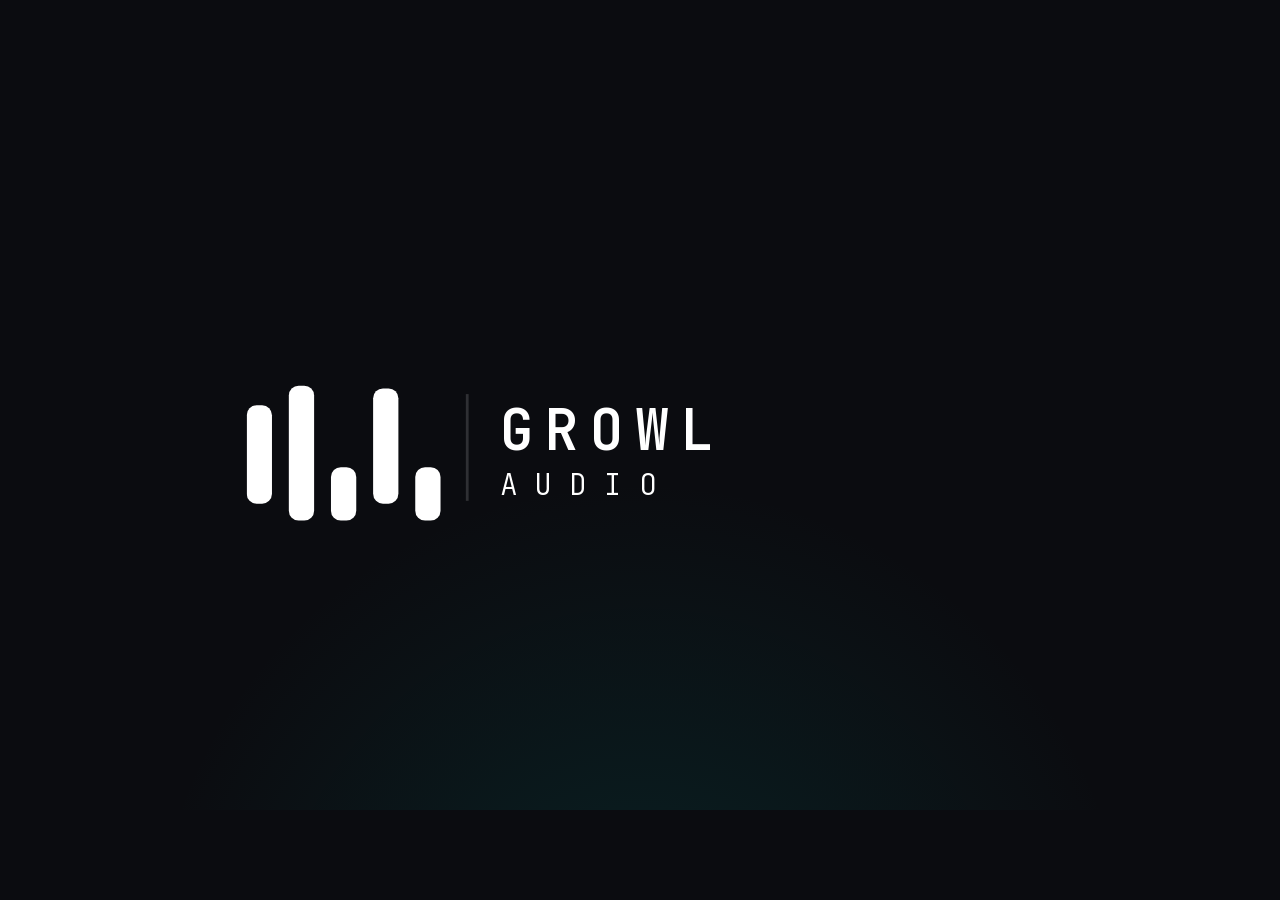
<file: Logo Lockup -trailer-.html>
<!doctype html><html lang="en"><head><meta charset="utf-8"/>
<title>Growl Audio — Logo (trailer)</title>
<style>
@font-face{font-family:'JetBrains Mono';font-weight:300;font-style:normal;src:url([data-uri]) format('woff2');}
@font-face{font-family:'JetBrains Mono';font-weight:600;font-style:normal;src:url([data-uri]) format('woff2');}
*{margin:0;padding:0;box-sizing:border-box;}
html,body{width:100%;height:100%;background:#0b0c10;overflow:hidden;}
#stage{position:fixed;inset:0;display:flex;align-items:center;justify-content:center;background:#0b0c10;}
#frame{position:relative;width:1920px;height:1080px;flex-shrink:0;transform-origin:center center;background:#0b0c10;display:flex;align-items:center;justify-content:center;overflow:hidden;}
#frame::after{content:'';position:absolute;left:50%;bottom:-260px;transform:translateX(-50%);width:1500px;height:760px;background:radial-gradient(ellipse at 50% 100%, rgba(0,131,128,0.18) 0%, transparent 70%);}
svg{display:block;width:1180px;height:auto;position:relative;z-index:1;}
</style></head><body>
<div id="stage"><div id="frame">
<svg viewBox="0 0 280 60" role="img" aria-label="Growl Audio">
<rect x="0" y="14" width="9" height="35" rx="3.5" fill="#fff"></rect>
<rect x="15" y="7" width="9" height="48" rx="3.5" fill="#fff"></rect>
<rect x="30" y="36" width="9" height="19" rx="3.5" fill="#fff"></rect>
<rect x="45" y="8" width="9" height="41" rx="3.5" fill="#fff"></rect>
<rect x="60" y="36" width="9" height="19" rx="3.5" fill="#fff"></rect>
<rect x="78" y="10" width="1" height="38" fill="#fff" opacity="0.15"></rect>
<text x="90" y="30" font-family="'JetBrains Mono',monospace" font-weight="600" font-size="20" letter-spacing="4" fill="#fff">GROWL</text>
<text x="90" y="46" font-family="'JetBrains Mono',monospace" font-weight="300" font-size="10.5" letter-spacing="6" fill="#fff">AUDIO</text>
</svg>
</div></div>
<script>
function fit(){var s=Math.min(window.innerWidth/1920,window.innerHeight/1080);document.getElementById('frame').style.transform='scale('+s+')';}
fit();window.addEventListener('resize',fit);
</script>
</body></html>
</file>
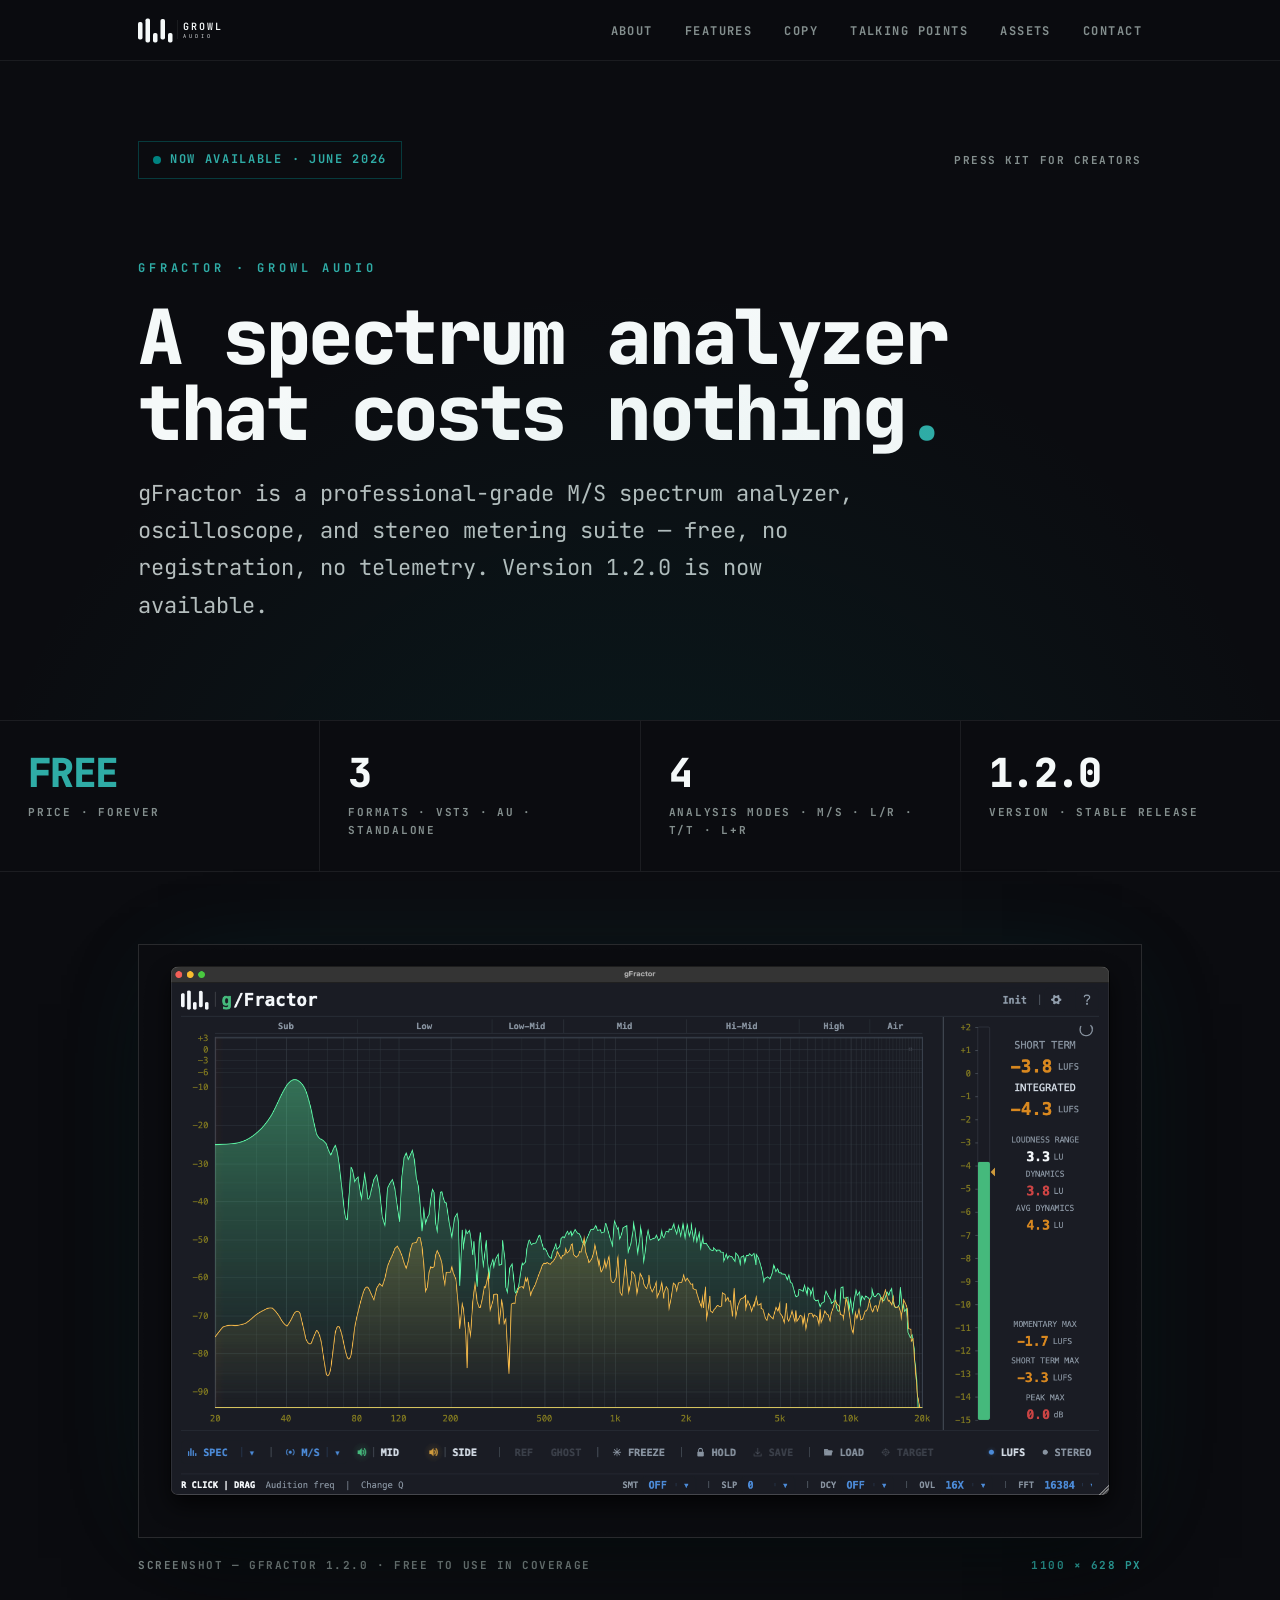
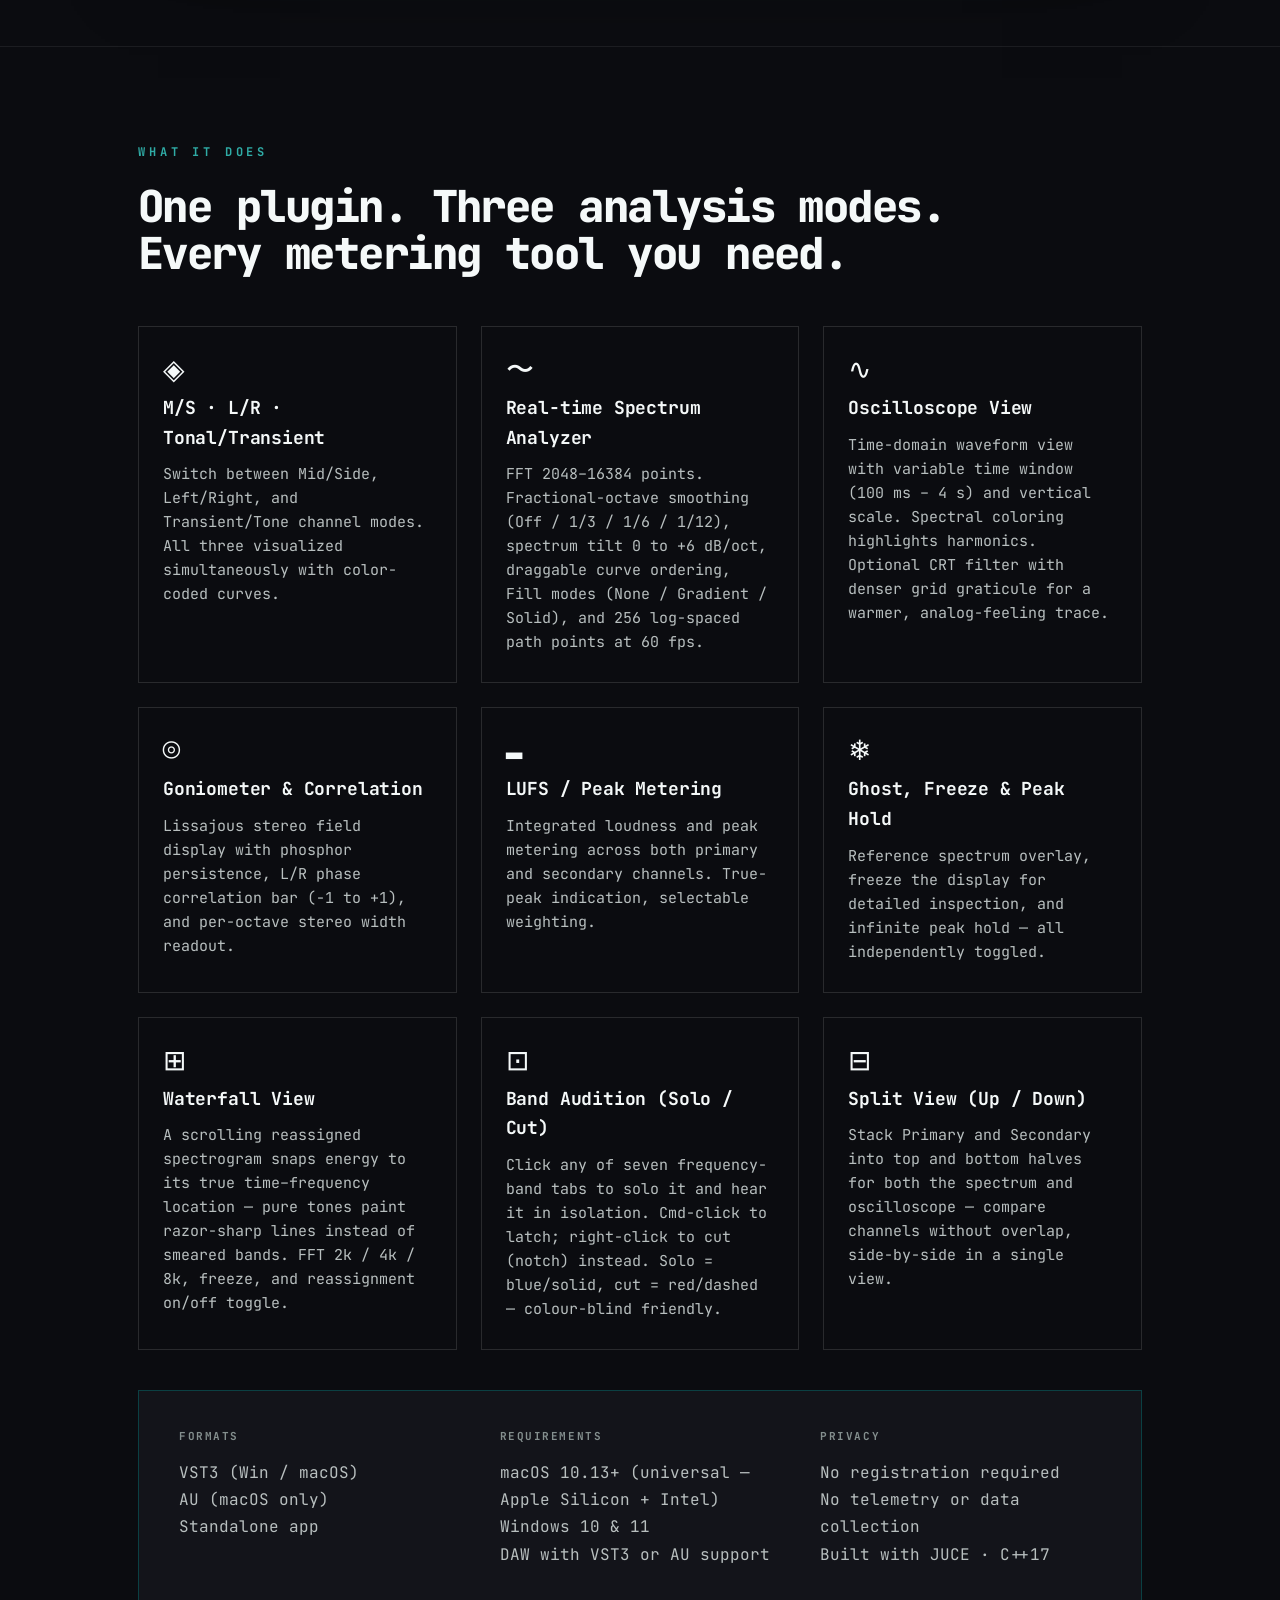
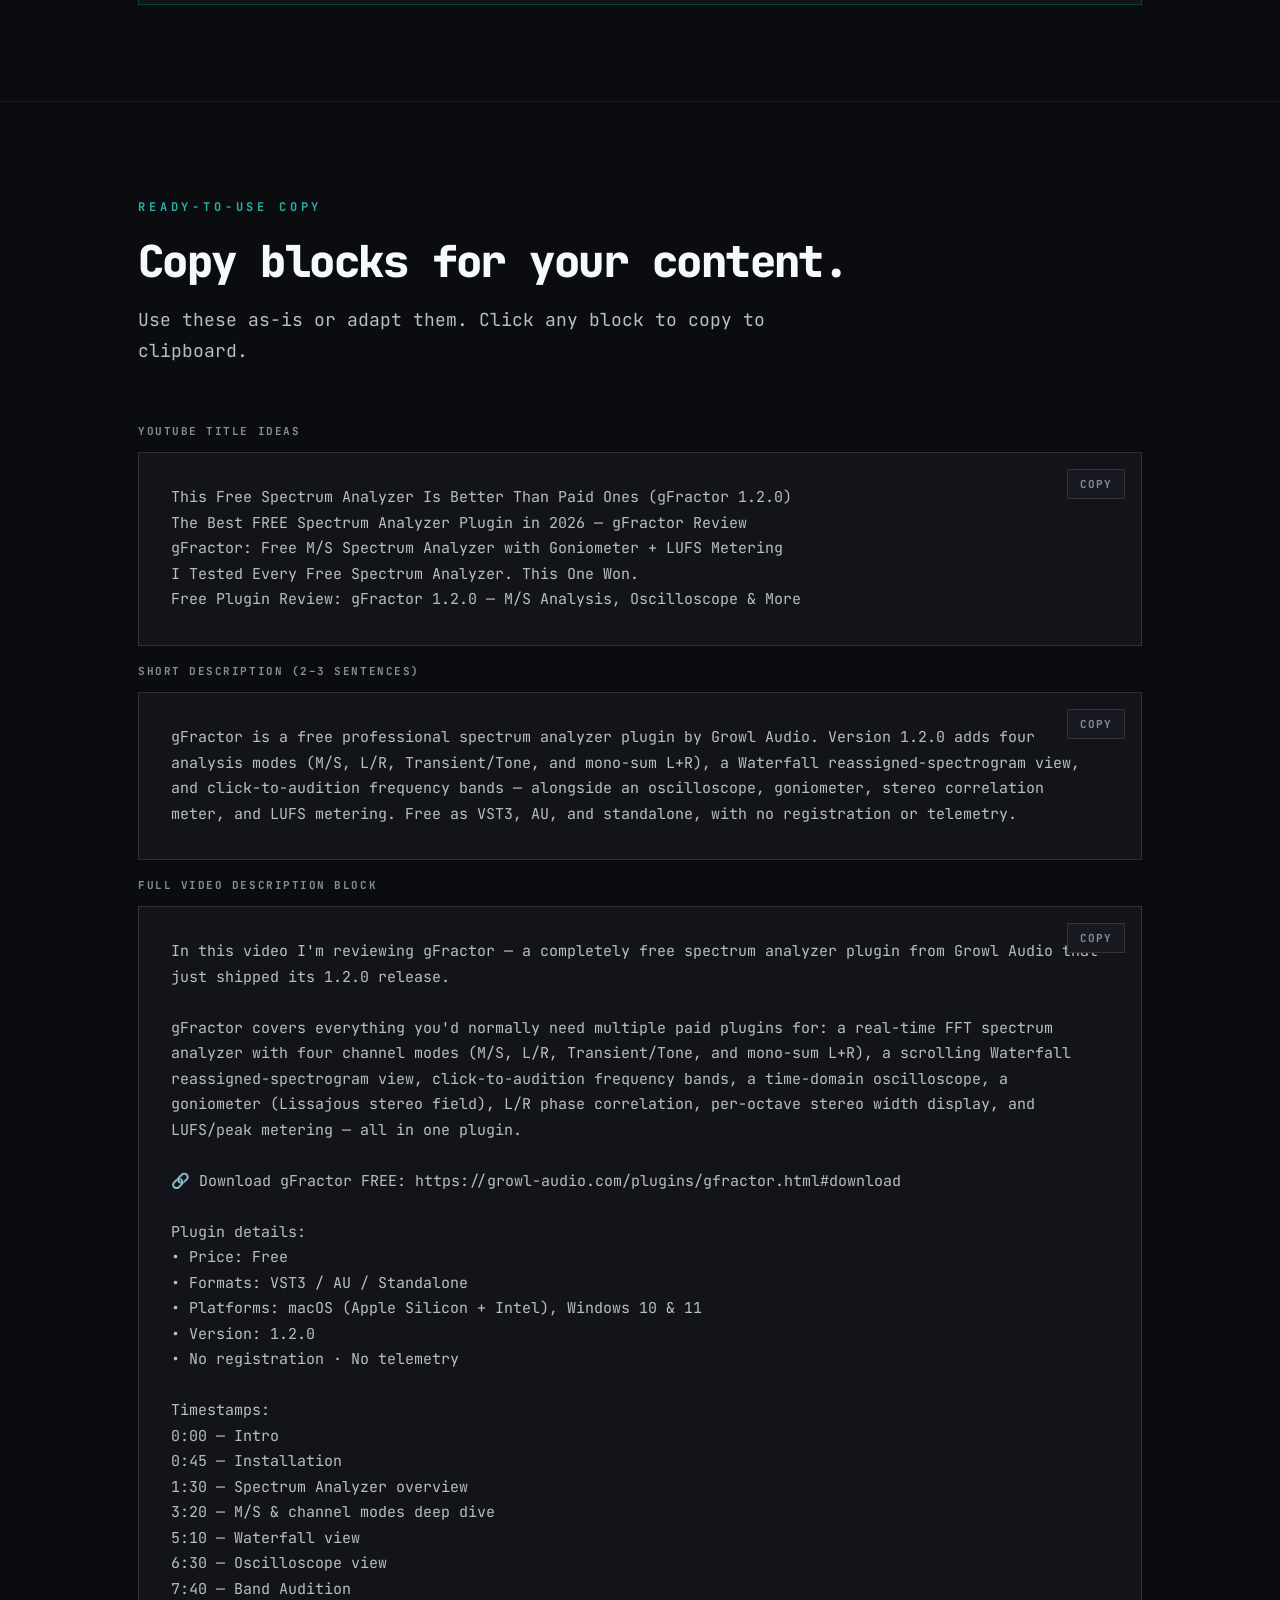
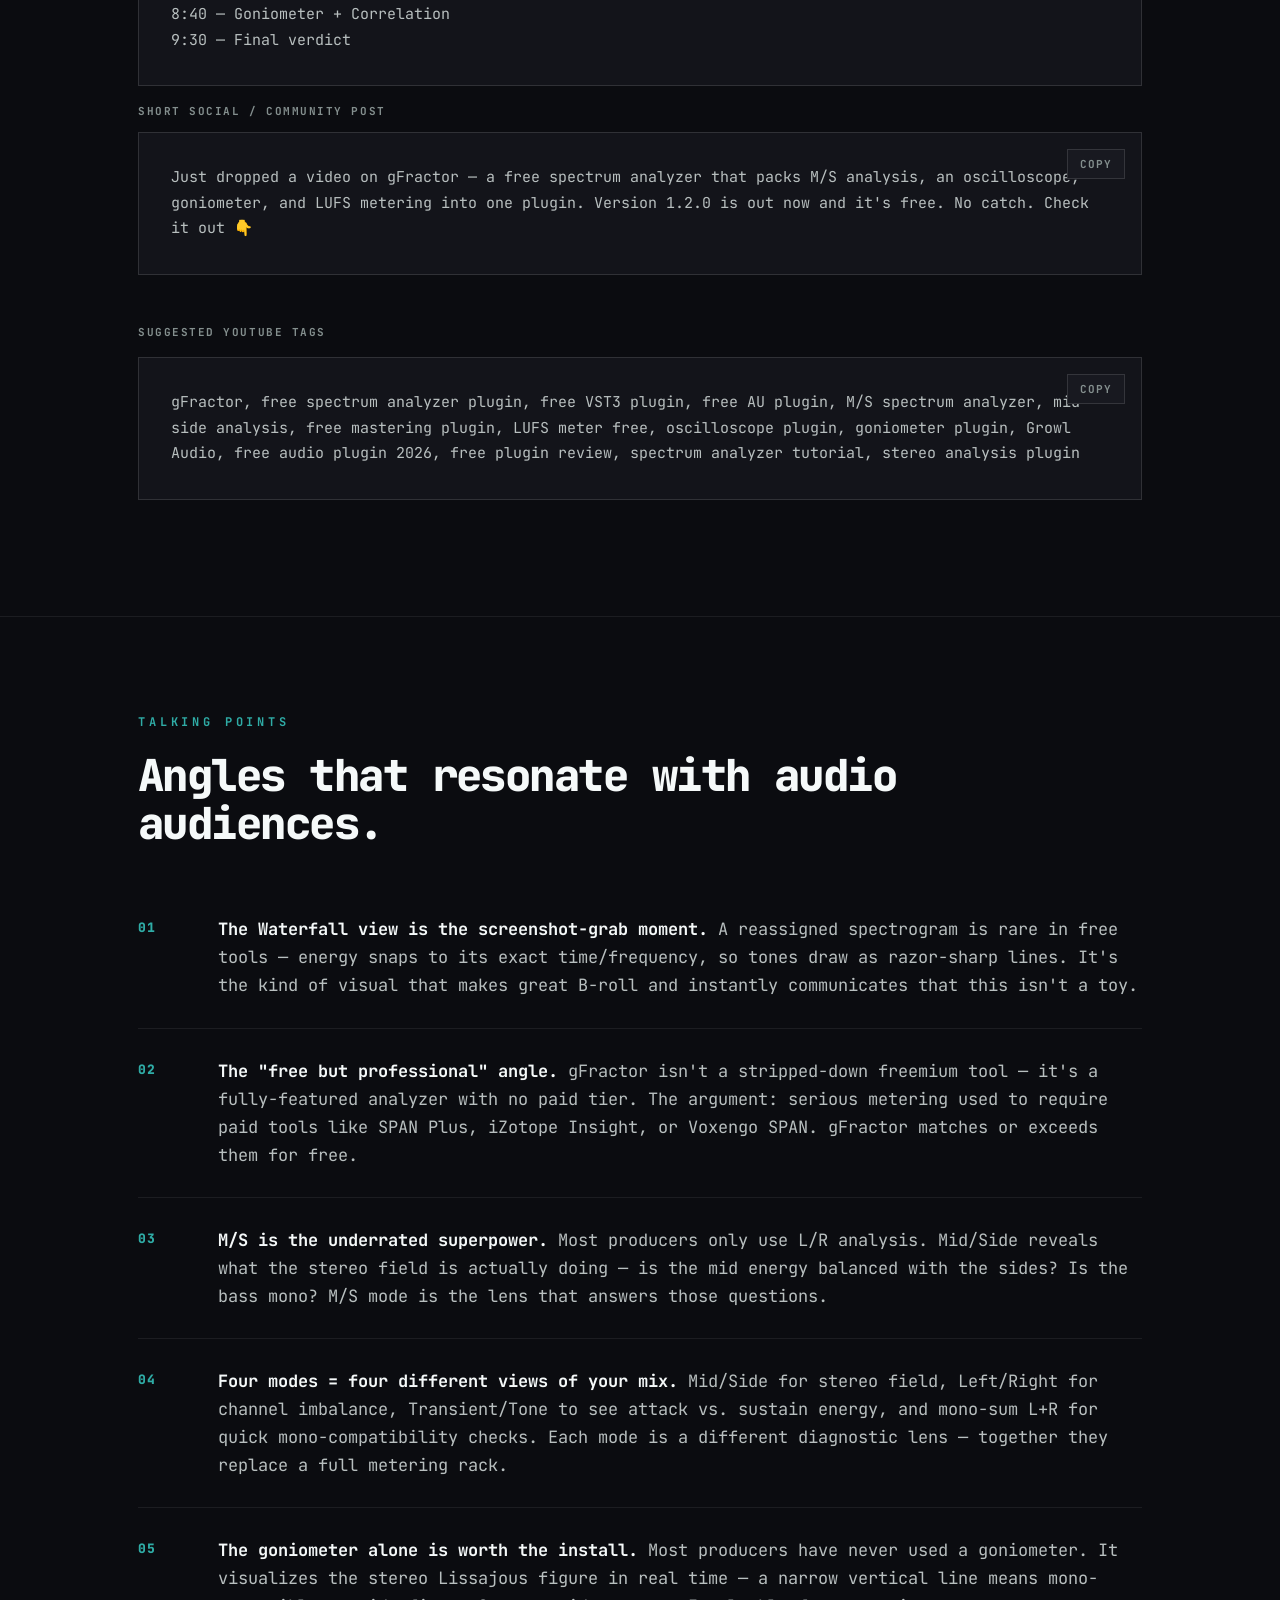
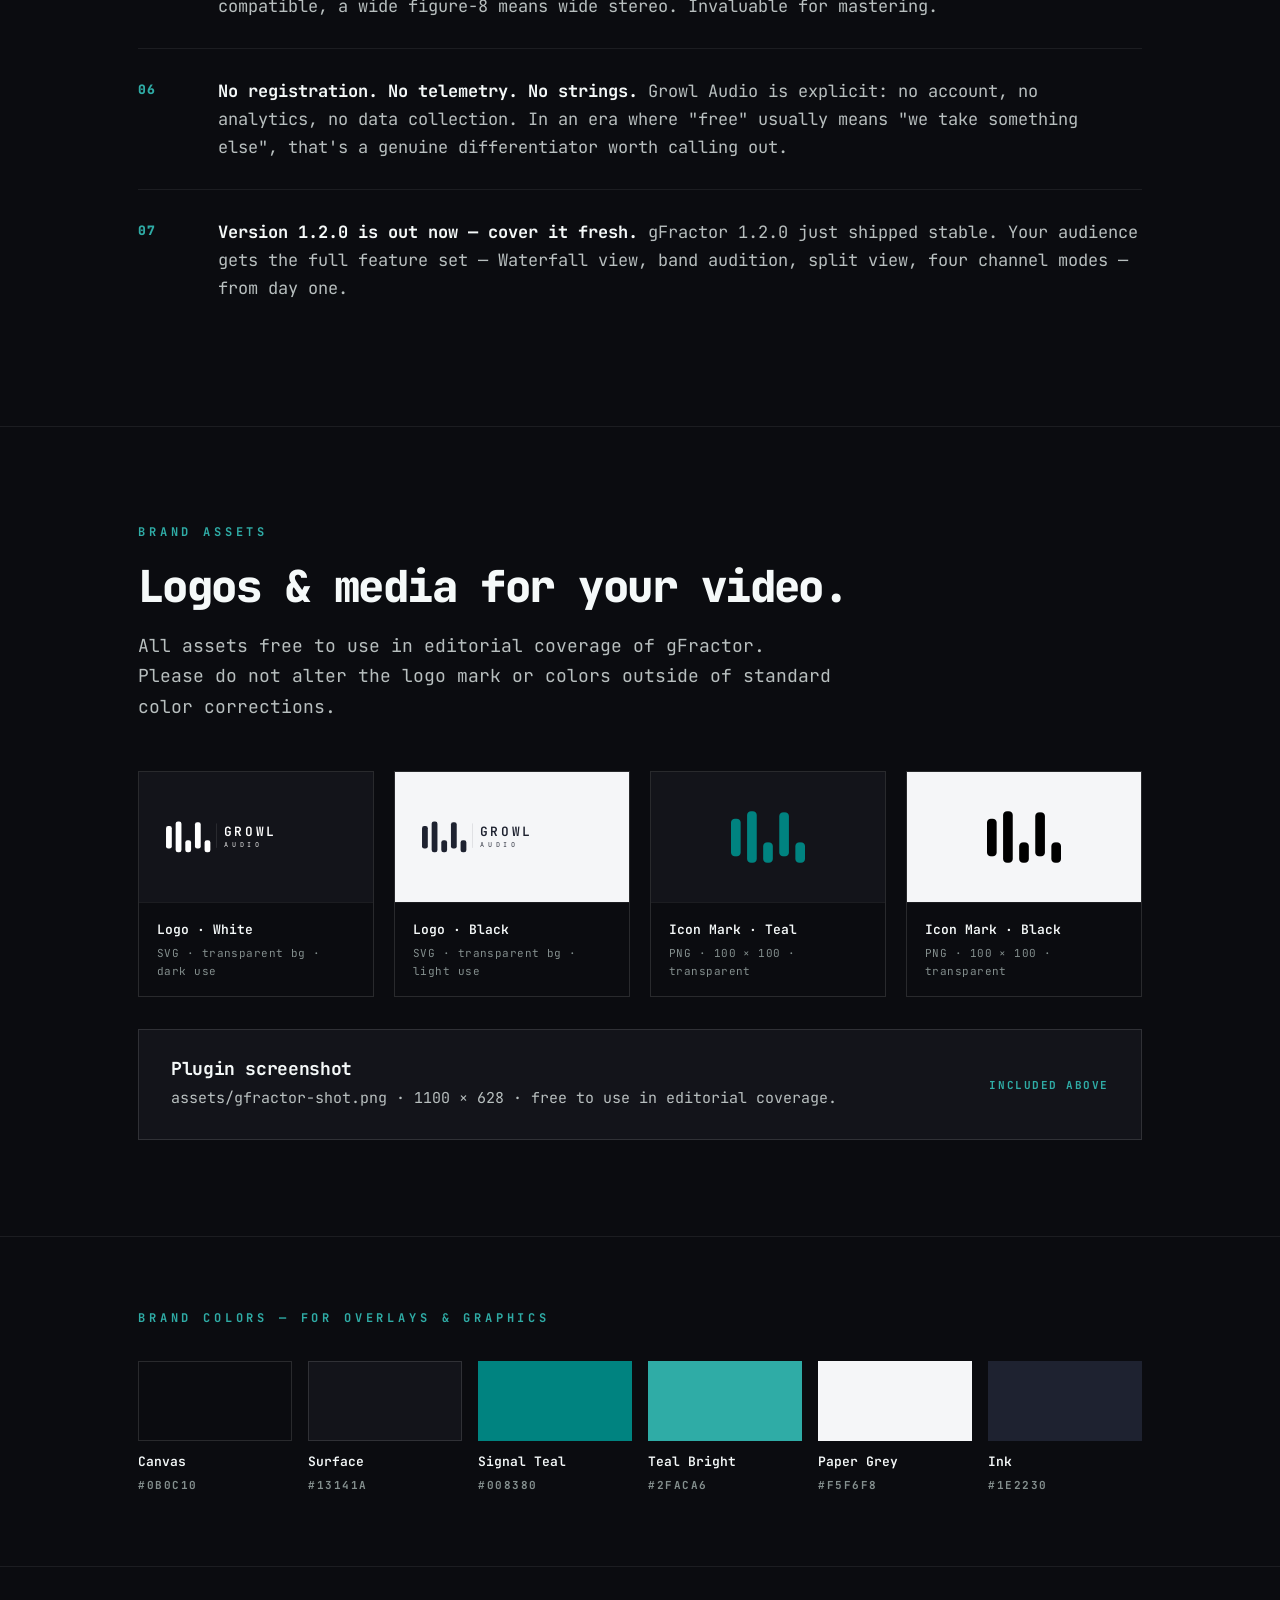
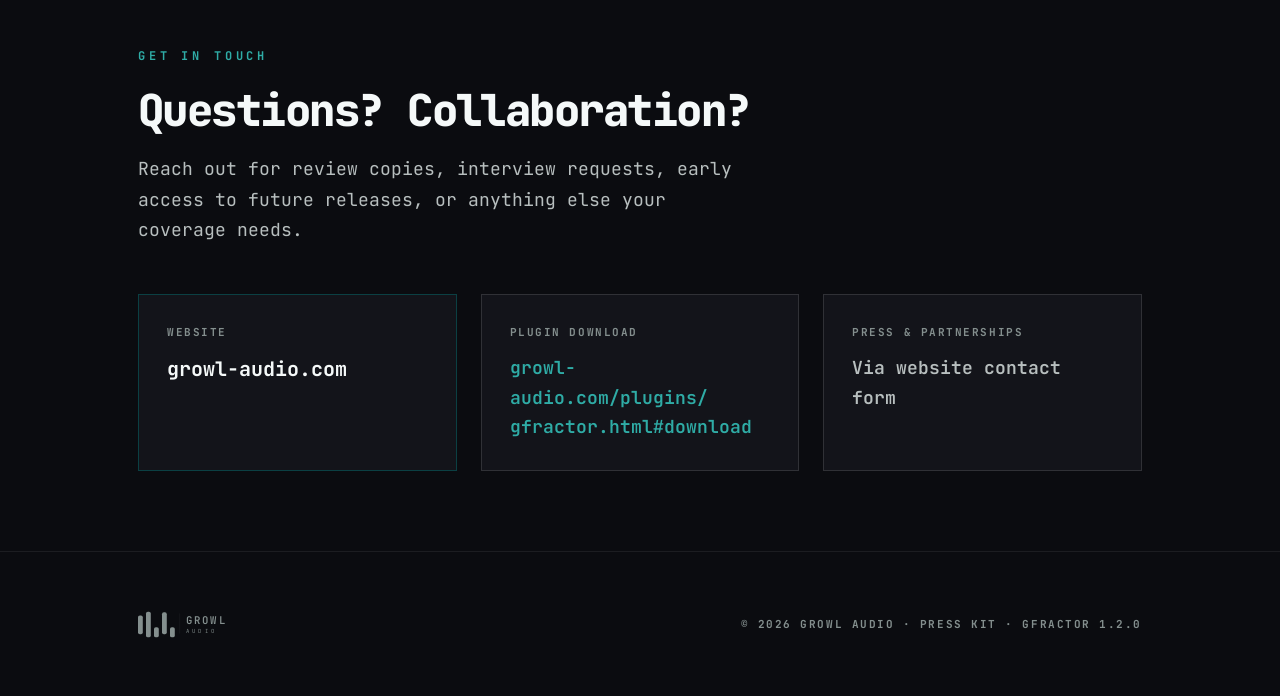
<file: Press Kit - gFractor 1.2.0.html>
<!doctype html>
<html lang="en">
<head>
<meta charset="utf-8"/>
<title>Growl Audio · gFractor — Press Kit</title>
<meta name="description" content="Press kit for YouTube creators covering gFractor 1.2.0 — free M/S spectrum analyzer by Growl Audio.">
<link rel="preconnect" href="https://fonts.googleapis.com">
<link rel="preconnect" href="https://fonts.gstatic.com" crossorigin>
<link href="https://fonts.googleapis.com/css2?family=JetBrains+Mono:wght@300;400;500;600;700;800&display=swap" rel="stylesheet">
<style>
:root{
  --bg:#0b0c10; --bg-alt:#0f1015; --surface:#13141a; --surface-2:#181920;
  --accent:#008380; --accent-text:#2faca6;
  --text:oklch(98% 0.004 195); --text-2:oklch(80% 0.008 195); --text-3:oklch(64% 0.012 195);
  --border:rgba(255,255,255,0.07); --border-strong:rgba(255,255,255,0.12);
  --warn:#c0392b;
  --font:'JetBrains Mono','Fira Code',ui-monospace,'SF Mono',Menlo,Consolas,monospace;
}
*{box-sizing:border-box;}
html{scroll-behavior:smooth;}
body{margin:0;padding:0;background:var(--bg);color:var(--text);font-family:var(--font);-webkit-font-smoothing:antialiased;line-height:1.65;}

/* ── layout ──────────────────────────────────────────────── */
.container{max-width:1100px;margin:0 auto;padding:0 48px;}
section{padding:96px 0;}
section+section{border-top:1px solid var(--border);}

/* ── utility ─────────────────────────────────────────────── */
.kicker{font-size:12px;font-weight:700;letter-spacing:0.32em;text-transform:uppercase;color:var(--accent-text);margin:0 0 20px;}
.display{font-size:76px;font-weight:800;letter-spacing:-0.045em;line-height:1.0;margin:0 0 24px;color:var(--text);}
.headline{font-size:44px;font-weight:800;letter-spacing:-0.035em;line-height:1.08;margin:0 0 20px;color:var(--text);}
.title{font-size:28px;font-weight:700;letter-spacing:-0.02em;line-height:1.2;margin:0 0 12px;color:var(--text);}
.body{font-size:18px;font-weight:400;line-height:1.7;color:var(--text-2);margin:0;}
.label{font-size:11px;font-weight:700;letter-spacing:0.14em;text-transform:uppercase;color:var(--text-3);}
.teal{color:var(--accent-text);}
.muted{color:var(--text-3);}
hr.rule{border:0;border-top:1px solid var(--border);margin:0;}

.panel{background:var(--surface);border:1px solid var(--border-strong);}
.panel-teal{border-color:rgba(0,131,128,0.4);}

/* ── logo ─────────────────────────────────────────────────── */
.logo svg{display:block;}

/* ── hero ─────────────────────────────────────────────────── */
#hero{padding:80px 0 96px;position:relative;overflow:hidden;}
#hero::after{content:'';position:absolute;left:50%;bottom:-260px;transform:translateX(-50%);width:1400px;height:700px;background:radial-gradient(ellipse at 50% 100%,rgba(0,131,128,0.13) 0%,transparent 70%);pointer-events:none;}
.hero-top{display:flex;align-items:center;justify-content:space-between;margin-bottom:80px;}
.badge{display:inline-flex;align-items:center;gap:9px;font-size:12px;font-weight:700;letter-spacing:0.14em;text-transform:uppercase;color:var(--accent-text);border:1px solid rgba(0,131,128,0.4);padding:8px 14px;}
.badge .dot{width:8px;height:8px;background:var(--accent);border-radius:50%;animation:blink 1.6s steps(1) infinite;}
@keyframes blink{0%,60%{opacity:1}61%,100%{opacity:0.25}}

/* ── facts grid ──────────────────────────────────────────── */
.facts{display:grid;grid-template-columns:repeat(4,1fr);gap:1px;background:var(--border);}
.fact{background:var(--bg);padding:32px 28px;}
.fact .val{font-size:40px;font-weight:800;letter-spacing:-0.04em;color:var(--text);line-height:1;margin-bottom:10px;}
.fact .val.teal{color:var(--accent-text);}
.fact .key{font-size:11px;font-weight:700;letter-spacing:0.16em;text-transform:uppercase;color:var(--text-3);}

/* ── screenshot ──────────────────────────────────────────── */
.shot-wrap{border:1px solid var(--border-strong);overflow:hidden;position:relative;box-shadow:0 40px 80px -20px rgba(0,0,0,0.6),0 0 100px -30px rgba(0,131,128,0.2);}
.shot-wrap img{display:block;width:100%;height:auto;}

/* ── features ────────────────────────────────────────────── */
.features{display:grid;grid-template-columns:repeat(3,1fr);gap:24px;}
.feat{padding:28px 24px;border:1px solid var(--border-strong);display:flex;flex-direction:column;gap:10px;}
.feat .icon{font-size:28px;line-height:1;}
.feat h3{font-size:18px;font-weight:700;letter-spacing:-0.01em;margin:0;color:var(--text);}
.feat p{font-size:15px;line-height:1.6;color:var(--text-2);margin:0;}

/* ── copy blocks ─────────────────────────────────────────── */
.copy-block{position:relative;background:var(--surface);border:1px solid var(--border-strong);padding:32px 36px 32px 32px;}
.copy-block pre{font-family:var(--font);font-size:15px;line-height:1.7;color:var(--text-2);white-space:pre-wrap;word-break:break-word;margin:0;overflow:visible;}
.copy-block .copy-btn{position:absolute;top:16px;right:16px;background:var(--surface-2);border:1px solid var(--border-strong);color:var(--text-3);font-family:var(--font);font-size:11px;font-weight:700;letter-spacing:0.1em;text-transform:uppercase;padding:7px 12px;cursor:pointer;transition:color 0.15s,border-color 0.15s;}
.copy-block .copy-btn:hover{color:var(--accent-text);border-color:rgba(0,131,128,0.5);}
.copy-block .copy-btn.copied{color:var(--accent-text);border-color:var(--accent);}
.copy-rows{display:flex;flex-direction:column;gap:16px;}

/* ── talking points ──────────────────────────────────────── */
.talkpoints{display:flex;flex-direction:column;gap:0;}
.tp{display:grid;grid-template-columns:56px 1fr;gap:24px;align-items:start;padding:28px 0;border-bottom:1px solid var(--border);}
.tp:last-child{border-bottom:0;}
.tp .num{font-size:13px;font-weight:800;letter-spacing:0.08em;color:var(--accent-text);padding-top:2px;}
.tp .text{font-size:17px;line-height:1.65;color:var(--text-2);}
.tp .text strong{color:var(--text);font-weight:700;}

/* ── assets ──────────────────────────────────────────────── */
.asset-grid{display:grid;grid-template-columns:repeat(4,1fr);gap:20px;}
.asset-card{border:1px solid var(--border-strong);display:flex;flex-direction:column;}
.asset-card .preview{height:130px;display:flex;align-items:center;justify-content:center;background:var(--surface);}
.asset-card .preview.on-light{background:#f5f6f8;}
.asset-card .meta{padding:16px 18px;border-top:1px solid var(--border);display:flex;flex-direction:column;gap:4px;}
.asset-card .meta .name{font-size:13px;font-weight:600;color:var(--text);}
.asset-card .meta .spec{font-size:11px;color:var(--text-3);letter-spacing:0.04em;}

/* ── tags ──────────────────────────────────────────────── */
.tag-grid{display:flex;flex-wrap:wrap;gap:10px;}
.tag{font-size:13px;font-weight:700;letter-spacing:0.04em;padding:8px 14px;background:var(--surface);border:1px solid var(--border-strong);color:var(--text-2);}

/* ── nav ──────────────────────────────────────────────────── */
.site-nav{position:sticky;top:0;z-index:100;background:rgba(11,12,16,0.9);backdrop-filter:blur(16px);-webkit-backdrop-filter:blur(16px);border-bottom:1px solid var(--border);}
.site-nav .inner{display:flex;align-items:center;justify-content:space-between;height:60px;padding:0 48px;max-width:1100px;margin:0 auto;}
.nav-links{display:flex;gap:32px;list-style:none;margin:0;padding:0;}
.nav-links a{font-size:12px;font-weight:700;letter-spacing:0.12em;text-transform:uppercase;color:var(--text-3);text-decoration:none;transition:color 0.15s;}
.nav-links a:hover{color:var(--accent-text);}

/* ── footer ──────────────────────────────────────────────── */
footer{border-top:1px solid var(--border);padding:56px 0;}
footer .inner{display:flex;align-items:center;justify-content:space-between;}
</style>
</head>
<body>

<!-- sticky nav -->
<nav class="site-nav">
  <div class="inner">
    <svg viewBox="0 0 280 60" height="30" fill="currentColor" aria-label="Growl Audio">
      <rect x="0" y="14" width="9" height="35" rx="3.5"/><rect x="15" y="7" width="9" height="48" rx="3.5"/>
      <rect x="30" y="36" width="9" height="19" rx="3.5"/><rect x="45" y="8" width="9" height="41" rx="3.5"/>
      <rect x="60" y="36" width="9" height="19" rx="3.5"/>
      <rect x="78" y="10" width="1" height="38" opacity="0.15"/>
      <text x="90" y="30" font-family="'JetBrains Mono',monospace" font-weight="600" font-size="20" letter-spacing="4">GROWL</text>
      <text x="90" y="46" font-family="'JetBrains Mono',monospace" font-weight="300" font-size="10.5" letter-spacing="6">AUDIO</text>
    </svg>
    <ul class="nav-links">
      <li><a href="#about">About</a></li>
      <li><a href="#features">Features</a></li>
      <li><a href="#copy">Copy</a></li>
      <li><a href="#talking-points">Talking Points</a></li>
      <li><a href="#assets">Assets</a></li>
      <li><a href="#contact">Contact</a></li>
    </ul>
  </div>
</nav>

<!-- ══ HERO ══════════════════════════════════════════════════ -->
<section id="hero">
  <div class="container">
    <div class="hero-top">
      <div class="badge"><span class="dot"></span>Now Available · June 2026</div>
      <div class="label" style="color:var(--text-3);">Press Kit for Creators</div>
    </div>
    <div class="kicker">gFractor · Growl Audio</div>
    <h1 class="display">A spectrum analyzer<br>that costs nothing<span style="color:var(--accent-text);">.</span></h1>
    <p class="body" style="max-width:760px;font-size:22px;">gFractor is a professional-grade M/S spectrum analyzer, oscilloscope, and stereo metering suite — free, no registration, no telemetry. Version 1.2.0 is now available.</p>
  </div>
</section>

<!-- ══ KEY FACTS ══════════════════════════════════════════════ -->
<section id="about" style="padding:0;">
  <div class="facts">
    <div class="fact"><div class="val teal">FREE</div><div class="key">Price · forever</div></div>
    <div class="fact"><div class="val">3</div><div class="key">Formats · VST3 · AU · Standalone</div></div>
    <div class="fact"><div class="val">4</div><div class="key">Analysis modes · M/S · L/R · T/T · L+R</div></div>
    <div class="fact"><div class="val">1.2.0</div><div class="key">Version · stable release</div></div>
  </div>
</section>

<!-- ══ PLUGIN SCREENSHOT ══════════════════════════════════════ -->
<section style="padding:72px 0;">
  <div class="container">
    <div class="shot-wrap">
      <img src="assets/gfractor-shot.png" alt="gFractor 1.2.0 — spectrum analyzer with LUFS metering panel open" loading="lazy"/>
    </div>
    <div style="display:flex;justify-content:space-between;align-items:center;margin-top:18px;">
      <div class="label">Screenshot — gFractor 1.2.0 · free to use in coverage</div>
      <div class="label teal">1100 × 628 px</div>
    </div>
  </div>
</section>

<!-- ══ FEATURES ═══════════════════════════════════════════════ -->
<section id="features">
  <div class="container">
    <div class="kicker">What it does</div>
    <h2 class="headline">One plugin. Three analysis modes.<br>Every metering tool you need.</h2>
    <div class="features" style="margin-top:48px;">
      <div class="feat">
        <div class="icon">◈</div>
        <h3>M/S · L/R · Tonal/Transient</h3>
        <p>Switch between Mid/Side, Left/Right, and Transient/Tone channel modes. All three visualized simultaneously with color-coded curves.</p>
      </div>
      <div class="feat">
        <div class="icon">〜</div>
        <h3>Real-time Spectrum Analyzer</h3>
        <p>FFT 2048–16384 points. Fractional-octave smoothing (Off / 1/3 / 1/6 / 1/12), spectrum tilt 0 to +6 dB/oct, draggable curve ordering, Fill modes (None / Gradient / Solid), and 256 log-spaced path points at 60 fps.</p>
      </div>
      <div class="feat">
        <div class="icon">∿</div>
        <h3>Oscilloscope View</h3>
        <p>Time-domain waveform view with variable time window (100 ms – 4 s) and vertical scale. Spectral coloring highlights harmonics. Optional CRT filter with denser grid graticule for a warmer, analog-feeling trace.</p>
      </div>
      <div class="feat">
        <div class="icon">◎</div>
        <h3>Goniometer &amp; Correlation</h3>
        <p>Lissajous stereo field display with phosphor persistence, L/R phase correlation bar (−1 to +1), and per-octave stereo width readout.</p>
      </div>
      <div class="feat">
        <div class="icon">▬</div>
        <h3>LUFS / Peak Metering</h3>
        <p>Integrated loudness and peak metering across both primary and secondary channels. True-peak indication, selectable weighting.</p>
      </div>
      <div class="feat">
        <div class="icon">❄</div>
        <h3>Ghost, Freeze &amp; Peak Hold</h3>
        <p>Reference spectrum overlay, freeze the display for detailed inspection, and infinite peak hold — all independently toggled.</p>
      </div>
      <div class="feat">
        <div class="icon">⊞</div>
        <h3>Waterfall View</h3>
        <p>A scrolling reassigned spectrogram snaps energy to its true time–frequency location — pure tones paint razor-sharp lines instead of smeared bands. FFT 2k / 4k / 8k, freeze, and reassignment on/off toggle.</p>
      </div>
      <div class="feat">
        <div class="icon">⊡</div>
        <h3>Band Audition (Solo / Cut)</h3>
        <p>Click any of seven frequency-band tabs to solo it and hear it in isolation. Cmd-click to latch; right-click to cut (notch) instead. Solo = blue/solid, cut = red/dashed — colour-blind friendly.</p>
      </div>
      <div class="feat">
        <div class="icon">⊟</div>
        <h3>Split View (Up / Down)</h3>
        <p>Stack Primary and Secondary into top and bottom halves for both the spectrum and oscilloscope — compare channels without overlap, side-by-side in a single view.</p>
      </div>
    </div>

    <div class="panel panel-teal" style="margin-top:40px;padding:36px 40px;display:grid;grid-template-columns:1fr 1fr 1fr;gap:40px;">
      <div>
        <div class="label" style="margin-bottom:14px;">Formats</div>
        <div class="body" style="font-size:16px;">VST3 (Win / macOS)<br>AU (macOS only)<br>Standalone app</div>
      </div>
      <div>
        <div class="label" style="margin-bottom:14px;">Requirements</div>
        <div class="body" style="font-size:16px;">macOS 10.13+ (universal — Apple Silicon + Intel)<br>Windows 10 &amp; 11<br>DAW with VST3 or AU support</div>
      </div>
      <div>
        <div class="label" style="margin-bottom:14px;">Privacy</div>
        <div class="body" style="font-size:16px;">No registration required<br>No telemetry or data collection<br>Built with JUCE · C++17</div>
      </div>
    </div>
  </div>
</section>

<!-- ══ SUGGESTED COPY ═════════════════════════════════════════ -->
<section id="copy">
  <div class="container">
    <div class="kicker">Ready-to-use copy</div>
    <h2 class="headline">Copy blocks for your content.</h2>
    <p class="body" style="margin-bottom:56px;max-width:700px;">Use these as-is or adapt them. Click any block to copy to clipboard.</p>

    <div class="copy-rows">

      <div>
        <div class="label" style="margin-bottom:12px;">YouTube title ideas</div>
        <div class="copy-block" data-copy>
          <button class="copy-btn" onclick="copyBlock(this)">Copy</button>
          <pre>This Free Spectrum Analyzer Is Better Than Paid Ones (gFractor 1.2.0)
The Best FREE Spectrum Analyzer Plugin in 2026 — gFractor Review
gFractor: Free M/S Spectrum Analyzer with Goniometer + LUFS Metering
I Tested Every Free Spectrum Analyzer. This One Won.
Free Plugin Review: gFractor 1.2.0 — M/S Analysis, Oscilloscope &amp; More</pre>
        </div>
      </div>

      <div>
        <div class="label" style="margin-bottom:12px;">Short description (2–3 sentences)</div>
        <div class="copy-block" data-copy>
          <button class="copy-btn" onclick="copyBlock(this)">Copy</button>
          <pre>gFractor is a free professional spectrum analyzer plugin by Growl Audio. Version 1.2.0 adds four analysis modes (M/S, L/R, Transient/Tone, and mono-sum L+R), a Waterfall reassigned-spectrogram view, and click-to-audition frequency bands — alongside an oscilloscope, goniometer, stereo correlation meter, and LUFS metering. Free as VST3, AU, and standalone, with no registration or telemetry.</pre>
        </div>
      </div>

      <div>
        <div class="label" style="margin-bottom:12px;">Full video description block</div>
        <div class="copy-block" data-copy>
          <button class="copy-btn" onclick="copyBlock(this)">Copy</button>
          <pre>In this video I'm reviewing gFractor — a completely free spectrum analyzer plugin from Growl Audio that just shipped its 1.2.0 release.

gFractor covers everything you'd normally need multiple paid plugins for: a real-time FFT spectrum analyzer with four channel modes (M/S, L/R, Transient/Tone, and mono-sum L+R), a scrolling Waterfall reassigned-spectrogram view, click-to-audition frequency bands, a time-domain oscilloscope, a goniometer (Lissajous stereo field), L/R phase correlation, per-octave stereo width display, and LUFS/peak metering — all in one plugin.

🔗 Download gFractor FREE: https://growl-audio.com/plugins/gfractor.html#download

Plugin details:
• Price: Free
• Formats: VST3 / AU / Standalone
• Platforms: macOS (Apple Silicon + Intel), Windows 10 &amp; 11
• Version: 1.2.0
• No registration · No telemetry

Timestamps:
0:00 — Intro
0:45 — Installation
1:30 — Spectrum Analyzer overview
3:20 — M/S &amp; channel modes deep dive
5:10 — Waterfall view
6:30 — Oscilloscope view
7:40 — Band Audition
8:40 — Goniometer + Correlation
9:30 — Final verdict</pre>
        </div>
      </div>

      <div>
        <div class="label" style="margin-bottom:12px;">Short social / community post</div>
        <div class="copy-block" data-copy>
          <button class="copy-btn" onclick="copyBlock(this)">Copy</button>
          <pre>Just dropped a video on gFractor — a free spectrum analyzer that packs M/S analysis, an oscilloscope, goniometer, and LUFS metering into one plugin. Version 1.2.0 is out now and it's free. No catch. Check it out 👇</pre>
        </div>
      </div>

    </div>

    <!-- Tags -->
    <div style="margin-top:48px;">
      <div class="label" style="margin-bottom:16px;">Suggested YouTube tags</div>
      <div class="copy-block" data-copy style="margin-bottom:20px;">
        <button class="copy-btn" onclick="copyBlock(this)">Copy</button>
        <pre>gFractor, free spectrum analyzer plugin, free VST3 plugin, free AU plugin, M/S spectrum analyzer, mid side analysis, free mastering plugin, LUFS meter free, oscilloscope plugin, goniometer plugin, Growl Audio, free audio plugin 2026, free plugin review, spectrum analyzer tutorial, stereo analysis plugin</pre>
      </div>
    </div>

  </div>
</section>

<!-- ══ TALKING POINTS ═════════════════════════════════════════ -->
<section id="talking-points">
  <div class="container">
    <div class="kicker">Talking points</div>
    <h2 class="headline">Angles that resonate with audio audiences.</h2>
    <div class="talkpoints" style="margin-top:40px;">
      <div class="tp">
        <div class="num">01</div>
        <div class="text"><strong>The Waterfall view is the screenshot-grab moment.</strong> A reassigned spectrogram is rare in free tools — energy snaps to its exact time/frequency, so tones draw as razor-sharp lines. It's the kind of visual that makes great B-roll and instantly communicates that this isn't a toy.</div>
      </div>
      <div class="tp">
        <div class="num">02</div>
        <div class="text"><strong>The "free but professional" angle.</strong> gFractor isn't a stripped-down freemium tool — it's a fully-featured analyzer with no paid tier. The argument: serious metering used to require paid tools like SPAN Plus, iZotope Insight, or Voxengo SPAN. gFractor matches or exceeds them for free.</div>
      </div>
      <div class="tp">
        <div class="num">03</div>
        <div class="text"><strong>M/S is the underrated superpower.</strong> Most producers only use L/R analysis. Mid/Side reveals what the stereo field is actually doing — is the mid energy balanced with the sides? Is the bass mono? M/S mode is the lens that answers those questions.</div>
      </div>
      <div class="tp">
        <div class="num">04</div>
        <div class="text"><strong>Four modes = four different views of your mix.</strong> Mid/Side for stereo field, Left/Right for channel imbalance, Transient/Tone to see attack vs. sustain energy, and mono-sum L+R for quick mono-compatibility checks. Each mode is a different diagnostic lens — together they replace a full metering rack.</div>
      </div>
      <div class="tp">
        <div class="num">05</div>
        <div class="text"><strong>The goniometer alone is worth the install.</strong> Most producers have never used a goniometer. It visualizes the stereo Lissajous figure in real time — a narrow vertical line means mono-compatible, a wide figure-8 means wide stereo. Invaluable for mastering.</div>
      </div>
      <div class="tp">
        <div class="num">06</div>
        <div class="text"><strong>No registration. No telemetry. No strings.</strong> Growl Audio is explicit: no account, no analytics, no data collection. In an era where "free" usually means "we take something else", that's a genuine differentiator worth calling out.</div>
      </div>
      <div class="tp">
        <div class="num">07</div>
        <div class="text"><strong>Version 1.2.0 is out now — cover it fresh.</strong> gFractor 1.2.0 just shipped stable. Your audience gets the full feature set — Waterfall view, band audition, split view, four channel modes — from day one.</div>
      </div>
    </div>
  </div>
</section>

<!-- ══ BRAND ASSETS ════════════════════════════════════════════ -->
<section id="assets">
  <div class="container">
    <div class="kicker">Brand assets</div>
    <h2 class="headline">Logos &amp; media for your video.</h2>
    <p class="body" style="margin-bottom:48px;max-width:700px;">All assets free to use in editorial coverage of gFractor. Please do not alter the logo mark or colors outside of standard color corrections.</p>

    <div class="asset-grid">
      <div class="asset-card">
        <div class="preview">
          <svg viewBox="0 0 280 60" width="180" fill="white" aria-label="Growl Audio logo white">
            <rect x="0" y="14" width="9" height="35" rx="3.5"/><rect x="15" y="7" width="9" height="48" rx="3.5"/>
            <rect x="30" y="36" width="9" height="19" rx="3.5"/><rect x="45" y="8" width="9" height="41" rx="3.5"/>
            <rect x="60" y="36" width="9" height="19" rx="3.5"/><rect x="78" y="10" width="1" height="38" opacity="0.15"/>
            <text x="90" y="30" font-family="'JetBrains Mono',monospace" font-weight="600" font-size="20" letter-spacing="4">GROWL</text>
            <text x="90" y="46" font-family="'JetBrains Mono',monospace" font-weight="300" font-size="10.5" letter-spacing="6">AUDIO</text>
          </svg>
        </div>
        <div class="meta"><div class="name">Logo · White</div><div class="spec">SVG · transparent bg · dark use</div></div>
      </div>
      <div class="asset-card">
        <div class="preview on-light">
          <svg viewBox="0 0 280 60" width="180" fill="#1e2230" aria-label="Growl Audio logo dark">
            <rect x="0" y="14" width="9" height="35" rx="3.5"/><rect x="15" y="7" width="9" height="48" rx="3.5"/>
            <rect x="30" y="36" width="9" height="19" rx="3.5"/><rect x="45" y="8" width="9" height="41" rx="3.5"/>
            <rect x="60" y="36" width="9" height="19" rx="3.5"/><rect x="78" y="10" width="1" height="38" opacity="0.15"/>
            <text x="90" y="30" font-family="'JetBrains Mono',monospace" font-weight="600" font-size="20" letter-spacing="4">GROWL</text>
            <text x="90" y="46" font-family="'JetBrains Mono',monospace" font-weight="300" font-size="10.5" letter-spacing="6">AUDIO</text>
          </svg>
        </div>
        <div class="meta"><div class="name">Logo · Black</div><div class="spec">SVG · transparent bg · light use</div></div>
      </div>
      <div class="asset-card">
        <div class="preview">
          <img src="assets/logo-green-100.png" width="100" height="100" alt="Growl Audio bar mark green 100px" style="display:block;image-rendering:pixelated;"/>
        </div>
        <div class="meta"><div class="name">Icon Mark · Teal</div><div class="spec">PNG · 100 × 100 · transparent</div></div>
      </div>
      <div class="asset-card">
        <div class="preview on-light">
          <img src="assets/logo-black-100.png" width="100" height="100" alt="Growl Audio bar mark black 100px" style="display:block;image-rendering:pixelated;"/>
        </div>
        <div class="meta"><div class="name">Icon Mark · Black</div><div class="spec">PNG · 100 × 100 · transparent</div></div>
      </div>
    </div>

    <div class="panel" style="margin-top:32px;padding:28px 32px;display:flex;align-items:center;justify-content:space-between;gap:24px;">
      <div>
        <div class="title" style="font-size:18px;margin-bottom:6px;">Plugin screenshot</div>
        <div class="body" style="font-size:15px;">assets/gfractor-shot.png · 1100 × 628 · free to use in editorial coverage.</div>
      </div>
      <div class="label teal">Included above</div>
    </div>

  </div>
</section>

<!-- ══ BRAND COLORS ═══════════════════════════════════════════ -->
<section style="padding:72px 0;">
  <div class="container">
    <div class="kicker" style="margin-bottom:32px;">Brand colors — for overlays &amp; graphics</div>
    <div style="display:grid;grid-template-columns:repeat(6,1fr);gap:16px;">
      <div>
        <div style="height:80px;background:#0b0c10;border:1px solid var(--border-strong);"></div>
        <div style="margin-top:10px;"><div style="font-size:13px;font-weight:600;color:var(--text);">Canvas</div><div class="label" style="color:var(--text-3);margin-top:3px;">#0b0c10</div></div>
      </div>
      <div>
        <div style="height:80px;background:#13141a;border:1px solid var(--border-strong);"></div>
        <div style="margin-top:10px;"><div style="font-size:13px;font-weight:600;color:var(--text);">Surface</div><div class="label" style="color:var(--text-3);margin-top:3px;">#13141a</div></div>
      </div>
      <div>
        <div style="height:80px;background:#008380;"></div>
        <div style="margin-top:10px;"><div style="font-size:13px;font-weight:600;color:var(--text);">Signal Teal</div><div class="label" style="color:var(--text-3);margin-top:3px;">#008380</div></div>
      </div>
      <div>
        <div style="height:80px;background:#2faca6;"></div>
        <div style="margin-top:10px;"><div style="font-size:13px;font-weight:600;color:var(--text);">Teal Bright</div><div class="label" style="color:var(--text-3);margin-top:3px;">#2faca6</div></div>
      </div>
      <div>
        <div style="height:80px;background:#f5f6f8;border:1px solid var(--border-strong);"></div>
        <div style="margin-top:10px;"><div style="font-size:13px;font-weight:600;color:var(--text);">Paper Grey</div><div class="label" style="color:var(--text-3);margin-top:3px;">#f5f6f8</div></div>
      </div>
      <div>
        <div style="height:80px;background:#1e2230;"></div>
        <div style="margin-top:10px;"><div style="font-size:13px;font-weight:600;color:var(--text);">Ink</div><div class="label" style="color:var(--text-3);margin-top:3px;">#1e2230</div></div>
      </div>
    </div>
  </div>
</section>

<!-- ══ CONTACT ════════════════════════════════════════════════ -->
<section id="contact" style="padding:80px 0;">
  <div class="container">
    <div class="kicker">Get in touch</div>
    <h2 class="headline" style="margin-bottom:20px;">Questions? Collaboration?</h2>
    <p class="body" style="max-width:620px;margin-bottom:48px;">Reach out for review copies, interview requests, early access to future releases, or anything else your coverage needs.</p>
    <div style="display:grid;grid-template-columns:repeat(3,1fr);gap:24px;">
      <div class="panel panel-teal" style="padding:28px 28px;">
        <div class="label" style="margin-bottom:12px;">Website</div>
        <div style="font-size:20px;font-weight:700;color:var(--text);">growl-audio.com</div>
      </div>
      <div class="panel" style="padding:28px 28px;">
        <div class="label" style="margin-bottom:12px;">Plugin download</div>
        <div style="font-size:18px;font-weight:600;color:var(--text-2);"><a href="https://growl-audio.com/plugins/gfractor.html#download" style="color:var(--accent-text);text-decoration:none;">growl-audio.com/plugins/<wbr>gfractor.html#download</a></div>
      </div>
      <div class="panel" style="padding:28px 28px;">
        <div class="label" style="margin-bottom:12px;">Press &amp; Partnerships</div>
        <div style="font-size:18px;font-weight:600;color:var(--text-2);">Via website contact form</div>
      </div>
    </div>
  </div>
</section>

<!-- ══ FOOTER ═════════════════════════════════════════════════ -->
<footer>
  <div class="container">
    <div class="inner">
      <svg viewBox="0 0 280 60" height="32" fill="currentColor" style="color:var(--text-3);" aria-label="Growl Audio">
        <rect x="0" y="14" width="9" height="35" rx="3.5"/><rect x="15" y="7" width="9" height="48" rx="3.5"/>
        <rect x="30" y="36" width="9" height="19" rx="3.5"/><rect x="45" y="8" width="9" height="41" rx="3.5"/>
        <rect x="60" y="36" width="9" height="19" rx="3.5"/>
        <rect x="78" y="10" width="1" height="38" opacity="0.15"/>
        <text x="90" y="30" font-family="'JetBrains Mono',monospace" font-weight="600" font-size="20" letter-spacing="4">GROWL</text>
        <text x="90" y="46" font-family="'JetBrains Mono',monospace" font-weight="300" font-size="10.5" letter-spacing="6">AUDIO</text>
      </svg>
      <div class="label" style="color:var(--text-3);">© 2026 Growl Audio · Press Kit · gFractor 1.2.0</div>
    </div>
  </div>
</footer>

<script>
function copyBlock(btn){
  const pre = btn.closest('.copy-block').querySelector('pre');
  const text = pre.innerText;
  navigator.clipboard.writeText(text).then(()=>{
    btn.textContent='Copied!';
    btn.classList.add('copied');
    setTimeout(()=>{btn.textContent='Copy';btn.classList.remove('copied');},2200);
  }).catch(()=>{
    const ta=document.createElement('textarea');
    ta.value=text;ta.style.position='fixed';ta.style.opacity='0';
    document.body.appendChild(ta);ta.select();document.execCommand('copy');
    document.body.removeChild(ta);
    btn.textContent='Copied!';btn.classList.add('copied');
    setTimeout(()=>{btn.textContent='Copy';btn.classList.remove('copied');},2200);
  });
}
</script>

<template id="__bundler_thumbnail" data-bg-color="#0b0c10">
  <svg viewBox="0 0 1200 800" xmlns="http://www.w3.org/2000/svg">
    <rect width="1200" height="800" fill="#0b0c10"/>
    <!-- 5-bar mark centered -->
    <g transform="translate(474 310)" fill="#2faca6">
      <rect x="0"   y="56"  width="36" height="140" rx="14"/>
      <rect x="60"  y="28"  width="36" height="192" rx="14"/>
      <rect x="120" y="144" width="36" height="76"  rx="14"/>
      <rect x="180" y="32"  width="36" height="164" rx="14"/>
      <rect x="240" y="144" width="36" height="76"  rx="14"/>
    </g>
    <text x="600" y="560" text-anchor="middle" font-family="monospace" font-weight="700" font-size="22" letter-spacing="12" fill="rgba(255,255,255,0.35)">PRESS KIT</text>
  </svg>
</template>
</body>
</html>
</file>
<file: styles.css>
/* ============================================================================
   Growl Audio — Design System Deck
   "The Calibrated Meter" — exact tokens from traqel/growl-audio-landing
   ============================================================================ */

:root {
  /* Dark palette — the instrument face */
  --bg: #0b0c10;
  --bg-alt: #0f1015;
  --surface: #13141a;
  --surface-2: #181920;

  /* The one live signal */
  --accent: #008380;
  --accent-text: #2faca6;

  /* Text on dark — OKLCH ramp, never pure white */
  --text: oklch(98% 0.004 195);
  --text-2: oklch(80% 0.008 195);
  --text-3: oklch(64% 0.012 195);

  /* Light sections — mirrored ramp */
  --bg-light: #f5f6f8;
  --bg-white: #ffffff;
  --ink: #1e2230;
  --ink-soft: #555968;
  --ink-mute: #636778;

  --warn-red: #c0392b;

  /* Borders / glows */
  --border: rgba(255, 255, 255, 0.08);
  --border-soft: rgba(255, 255, 255, 0.05);
  --border-on-light: rgba(0, 0, 0, 0.08);
  --accent-dim: rgba(0, 131, 128, 0.1);
  --accent-glow: rgba(0, 131, 128, 0.22);

  /* Shadows */
  --shadow-btn-rest: 0 6px 16px rgba(0, 0, 0, 0.18);
  --shadow-btn-press: 0 1px 3px rgba(0, 0, 0, 0.22);
  --shadow-card-glow: 0 0 40px -10px rgba(0, 131, 128, 0.15);
  --ring-focus: 0 0 0 3px rgba(0, 131, 128, 0.12);

  --font: 'JetBrains Mono', 'Fira Code', ui-monospace, 'SF Mono', Menlo, Consolas, monospace;
}

* { box-sizing: border-box; }

html, body {
  margin: 0;
  padding: 0;
  background: #000;
  font-family: var(--font);
  color: var(--text);
  -webkit-font-smoothing: antialiased;
}

deck-stage:not(:defined) { visibility: hidden; }

/* Every slide: machined, mono, instrument-grade */
deck-stage > section {
  background: var(--bg);
  color: var(--text);
  font-family: var(--font);
  display: flex;
  flex-direction: column;
  line-height: 1.65;
}

/* ── Slide chrome ───────────────────────────────────────────── */
.chrome {
  height: 76px;
  flex-shrink: 0;
  display: flex;
  align-items: center;
  padding: 0 80px;
  border-bottom: 1px solid var(--border);
  gap: 20px;
}
.chrome .brand {
  display: flex;
  align-items: center;
  gap: 14px;
  color: var(--text);
}
.chrome .kicker {
  font-size: 11px;
  font-weight: 700;
  letter-spacing: 0.14em;
  text-transform: uppercase;
  color: var(--accent-text);
}
.chrome .idx {
  margin-left: auto;
  font-size: 12px;
  letter-spacing: 0.14em;
  color: var(--text-3);
  font-variant-numeric: tabular-nums;
}

/* ── Slide body ─────────────────────────────────────────────── */
.body {
  flex: 1;
  min-height: 0;
  padding: 64px 80px 72px;
  display: flex;
  flex-direction: column;
}

.kicker-lg {
  font-size: 13px;
  font-weight: 800;
  letter-spacing: 0.14em;
  text-transform: uppercase;
  color: var(--accent-text);
  margin: 0 0 22px;
}

/* Type — weight + tracking hierarchy, one family */
.display {
  font-size: 92px;
  font-weight: 800;
  letter-spacing: -0.05em;
  line-height: 1.04;
  margin: 0;
  color: var(--text);
}
.headline {
  font-size: 60px;
  font-weight: 800;
  letter-spacing: -0.04em;
  line-height: 1.06;
  margin: 0 0 20px;
  color: var(--text);
}
.title {
  font-size: 40px;
  font-weight: 800;
  letter-spacing: -0.03em;
  line-height: 1.1;
  margin: 0;
  color: var(--text);
}
.lede {
  font-size: 22px;
  font-weight: 400;
  line-height: 1.6;
  color: var(--text-2);
  margin: 0 0 40px;
  max-width: 1080px;
}
.body-txt { font-size: 18px; line-height: 1.6; color: var(--text-2); }

.t1 { color: var(--text); }
.t2 { color: var(--text-2); }
.t3 { color: var(--text-3); }
.teal { color: var(--accent-text); }

/* ── Reusable building blocks ───────────────────────────────── */

/* Card — milled panel, hairline teal border, flat at rest */
.panel {
  background: var(--surface);
  border: 1px solid rgba(0, 131, 128, 0.40);
  border-radius: 0;
  padding: 36px;
}
.panel.plain { border-color: var(--border); }

/* Label / mono caption */
.label {
  font-size: 11px;
  font-weight: 700;
  letter-spacing: 0.12em;
  text-transform: uppercase;
  color: var(--text-3);
}

/* Swatch chip */
.swatch {
  border-radius: 0;
  border: 1px solid var(--border);
}

/* Mono code token */
.code {
  font-family: var(--font);
  font-size: 14px;
  color: var(--accent-text);
  letter-spacing: 0.01em;
}

/* Buttons (live, machined) */
.btn {
  position: relative;
  overflow: hidden;
  isolation: isolate;
  display: inline-flex;
  align-items: center;
  justify-content: center;
  font-family: var(--font);
  border-radius: 0;
  border: 1px solid transparent;
  cursor: pointer;
  box-shadow: var(--shadow-btn-rest);
  transition: box-shadow 0.12s ease, transform 0.12s ease, color 0.12s ease, border-color 0.12s ease;
  -webkit-font-smoothing: antialiased;
}
.btn::before {
  content: '';
  position: absolute;
  inset: 0;
  z-index: -1;
  transform: translate3d(calc(-100% + 8px), 0, 0);
  transition: transform 0.4s cubic-bezier(0.65, 0, 0.35, 1);
}
.btn:hover::before { transform: translate3d(0, 0, 0); }
.btn:active { box-shadow: var(--shadow-btn-press); transform: translateY(1px); }

.btn-primary { background: var(--accent); color: #fff; font-weight: 600; padding: 14px 28px; font-size: 16px; }
.btn-primary::before { background: #525252; }
.btn-dl { background: var(--accent); color: #fff; font-weight: 700; padding: 16px 30px; font-size: 16px; }
.btn-dl::before { background: #525252; }
.btn-secondary { background: #f0f2f5; color: var(--ink-soft); border-color: var(--border-on-light); font-weight: 600; padding: 14px 28px; font-size: 16px; }
.btn-secondary::before { background: #e5e8ed; }
.btn-secondary:hover { color: var(--ink); border-color: rgba(0,0,0,0.14); }
.btn-beta { background: #fff; color: var(--ink-soft); border: 1px solid rgba(0,131,128,0.25); font-weight: 600; padding: 14px 28px; font-size: 16px; }
.btn-beta::before { background: rgba(0,131,128,0.06); }
.btn-beta:hover { color: var(--ink); border-color: var(--accent); }
.btn-donate { background: #fff; color: var(--ink-soft); border: 1px solid var(--border-on-light); font-weight: 600; padding: 14px 28px; font-size: 16px; }
.btn-donate::before { background: rgba(192,57,43,0.14); }
.btn-donate:hover { color: var(--warn-red); border-color: rgba(192,57,43,0.3); }

/* Feature tags */
.ftag {
  display: inline-flex;
  align-items: center;
  font-size: 11px;
  line-height: 1;
  font-weight: 800;
  letter-spacing: 0.04em;
  padding: 8px 12px;
  border-radius: 0;
  border: none;
  border-left: 4px solid #b8bdc4;
  color: #fff;
  background: #2c3138;
}
.ftag-green { border-left-color: #2dd4bf; }
.ftag-amber { border-left-color: #d99423; }
.fmt-light { color: var(--ink-soft); background: #eef0f3; border-left: 4px solid rgba(0,0,0,0.12); }

/* Inputs */
.in-light {
  display: block; width: 100%;
  padding: 12px 14px;
  font-size: 15px;
  font-family: var(--font);
  color: var(--ink);
  background: #fff;
  border: 1px solid rgba(0,0,0,0.12);
  border-radius: 0;
}
.in-light.focus { border-color: var(--accent); box-shadow: var(--ring-focus); outline: none; }
.in-light.err { border-color: rgba(192,57,43,0.55); }
.in-dark {
  display: block; width: 100%;
  padding: 9px 12px;
  font-size: 14px;
  font-family: var(--font);
  color: var(--text);
  background: rgba(255,255,255,0.04);
  border: 1px solid var(--border);
  border-radius: 0;
}
.in-dark.focus { border-color: var(--accent); background: rgba(255,255,255,0.06); box-shadow: 0 0 0 3px var(--accent-dim); outline: none; }

/* Footer */
.foot {
  flex-shrink: 0;
  height: 56px;
  padding: 0 80px;
  display: flex;
  align-items: center;
  justify-content: space-between;
  border-top: 1px solid var(--border);
  font-size: 11px;
  letter-spacing: 0.14em;
  text-transform: uppercase;
  color: var(--text-3);
}
.foot .num { color: var(--text-2); font-variant-numeric: tabular-nums; }

/* Light-section block, for showing the mirrored ramp / light components */
.light-block {
  background: var(--bg-white);
  color: var(--ink);
  border-radius: 0;
}

/* Rule line */
.divider { height: 1px; background: var(--border); border: 0; margin: 0; width: 100%; }

/* Mono number badge */
.bignum {
  font-size: 13px;
  font-weight: 800;
  letter-spacing: 0.1em;
  color: var(--accent-text);
}

/* Entrance — subtle, end-state is base */
@media (prefers-reduced-motion: no-preference) {
  [data-deck-active] .anim {
    animation: rise 0.5s cubic-bezier(0.2, 0.7, 0.2, 1) both;
  }
  [data-deck-active] .anim-2 { animation-delay: 0.06s; }
  [data-deck-active] .anim-3 { animation-delay: 0.12s; }
}
@keyframes rise {
  from { opacity: 0; transform: translateY(10px); }
  to   { opacity: 1; transform: none; }
}
</file>
